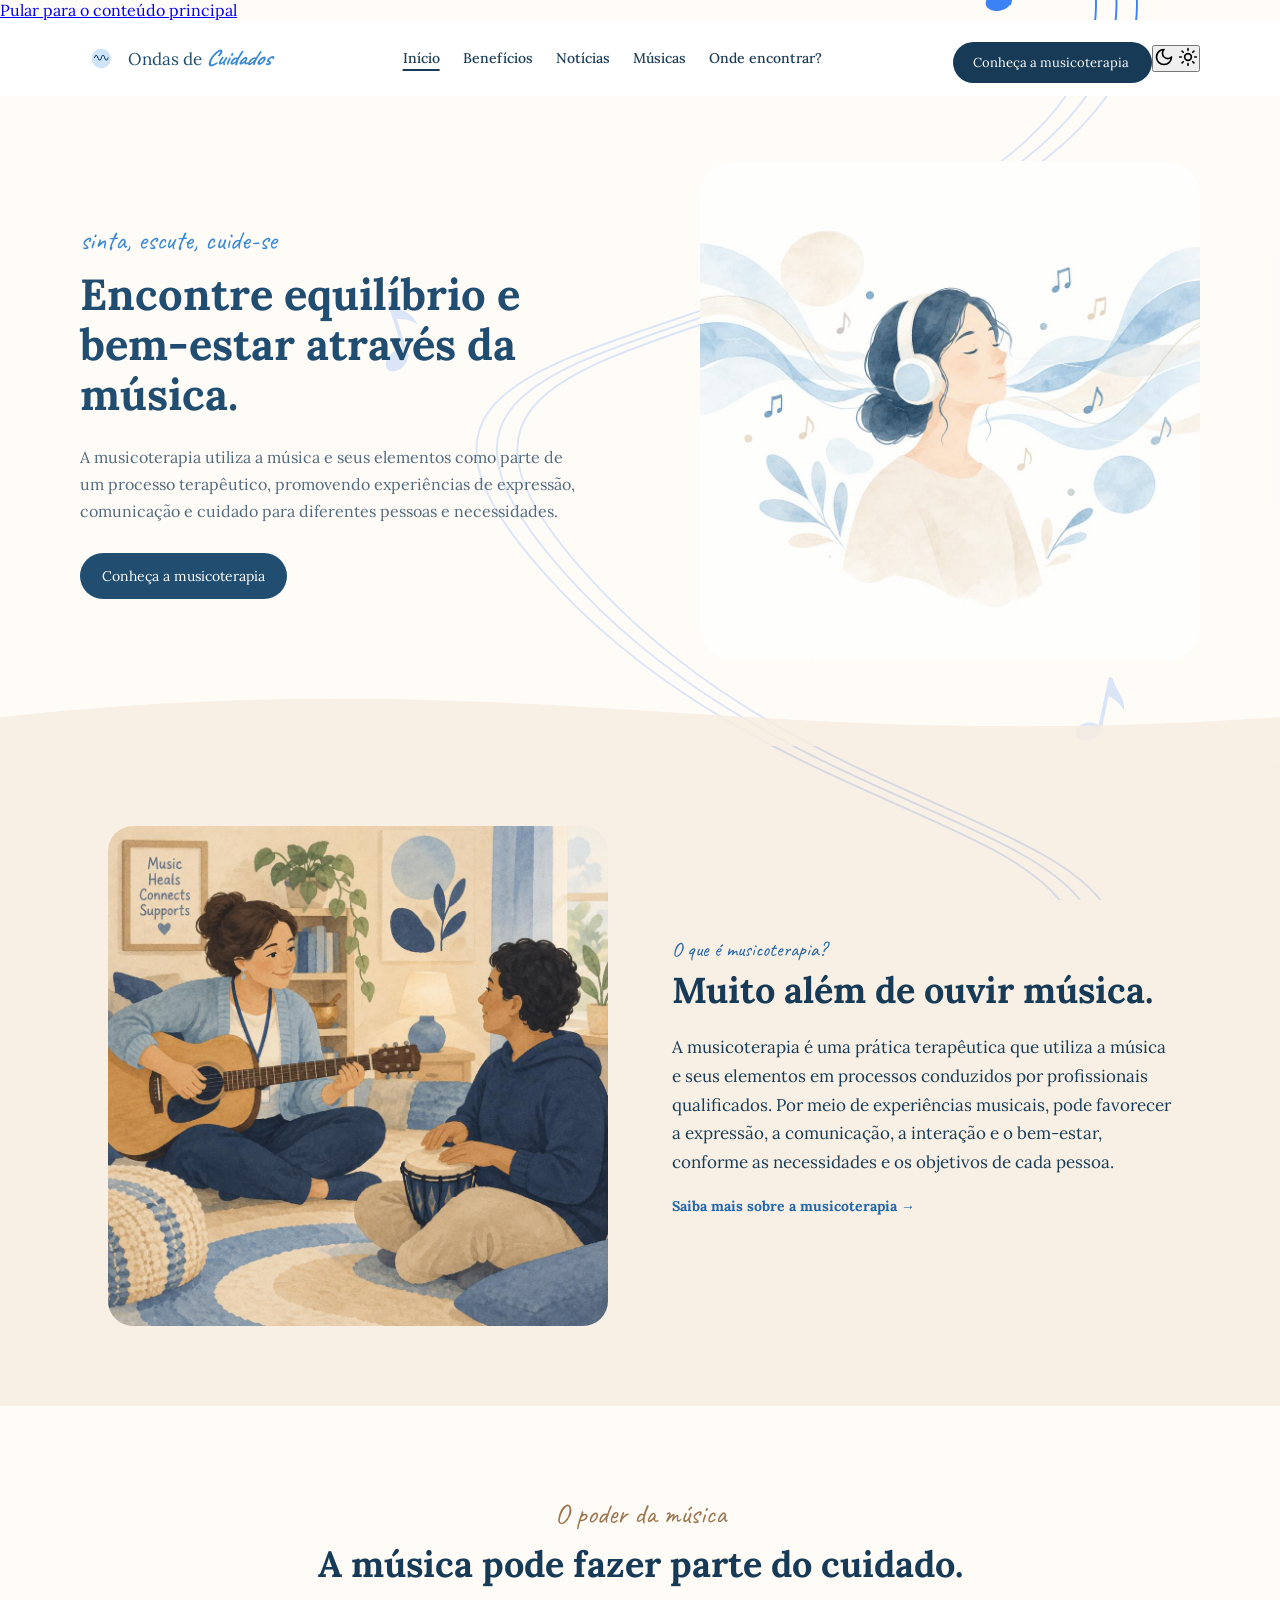
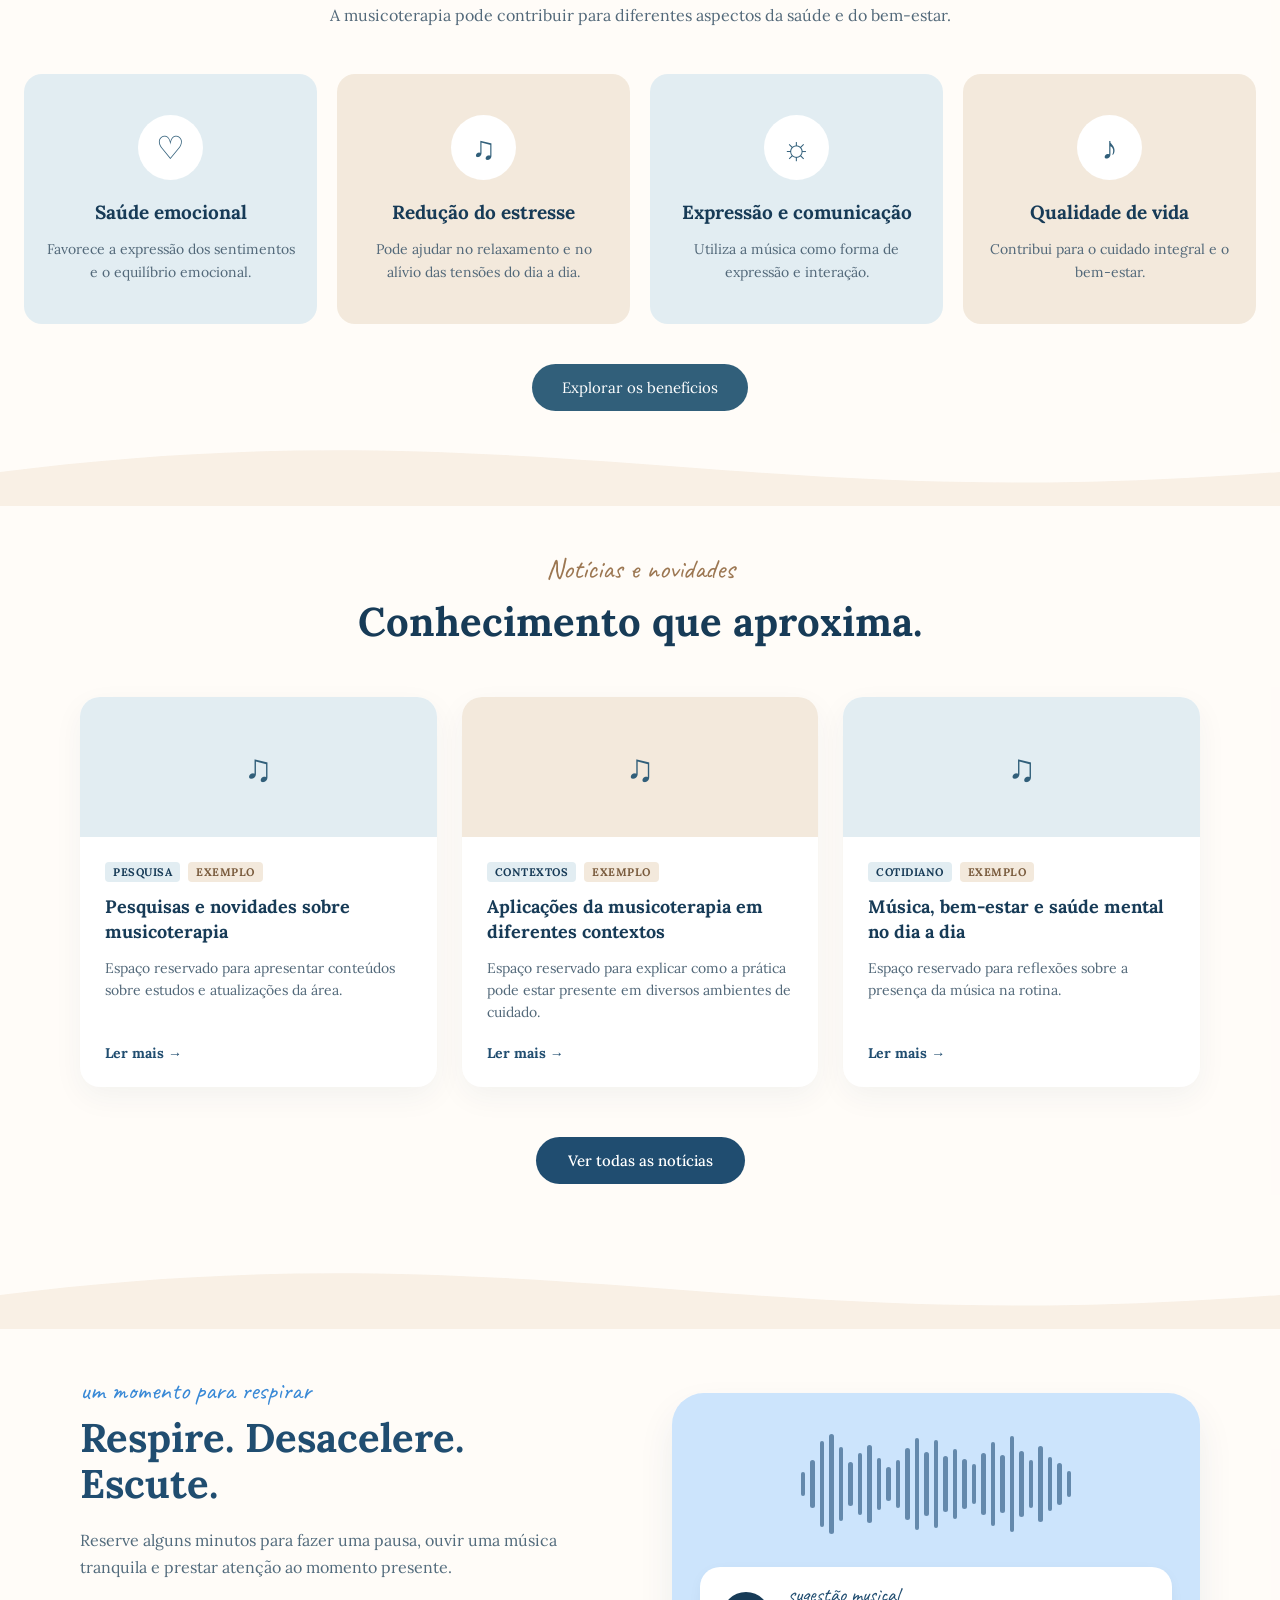
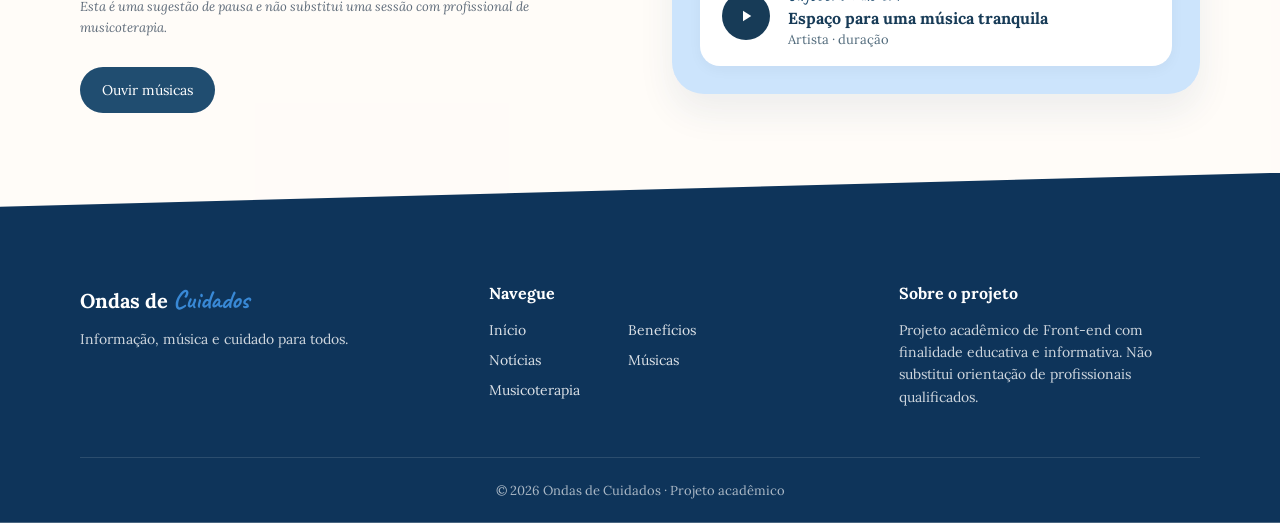
<file: index.html>
<!DOCTYPE html>
<html lang="pt-BR">
<head>
    <meta charset="UTF-8">
    <meta name="viewport" content="width=device-width, initial-scale=1.0">
    <meta name="description" content="Ondas de Cuidados: informação, música e cuidado. Conheça a musicoterapia, seus benefícios, notícias e músicas para uma pausa.">

    <link rel="preconnect" href="https://fonts.googleapis.com">
    <link rel="preconnect" href="https://fonts.gstatic.com" crossorigin>
    <link href="https://fonts.googleapis.com/css2?family=Caveat:wght@400;500;600;700&family=Lora:wght@400;500;600;700&display=swap" rel="stylesheet">
    
    <script>
        /* Aplica o tema antes da pintura (evita "flash"): escolha salva > preferência do sistema */
        (function () {
            var tema = null;
            try { tema = localStorage.getItem('tema'); } catch (e) {}
            if (tema !== 'dark' && tema !== 'light') {
                tema = window.matchMedia && window.matchMedia('(prefers-color-scheme: dark)').matches ? 'dark' : 'light';
            }
            document.documentElement.setAttribute('data-theme', tema);
        })();
    </script>
    <link rel="stylesheet" href="css/style.css">
    <title>Início · Ondas de Cuidados</title>
</head>

<body>
    <a class="skip-link" href="#conteudo">Pular para o conteúdo principal</a>

    <header>
        <a class="logo" href="index.html" aria-label="Ondas de Cuidados, ir para o início">
            <img src="imagens/logo.png" alt="Símbolo Ondas de Cuidados">
            <span>Ondas de <em>Cuidados</em></span>
        </a>

        <nav aria-label="Navegação principal">
            <a href="index.html" aria-current="page">Início</a>
            <a href="beneficios.html">Benefícios</a>
            <a href="noticias.html">Notícias</a>
            <a href="musicas.html">Músicas</a>
            <a href="localidade.html">Onde encontrar?</a>
        </nav>

        <div class="header-actions">
            <a href="conheca-a-musicoterapia.html" class="botao-header">
                Conheça a musicoterapia
            </a>

            <button type="button" class="theme-toggle" aria-label="Modo escuro" aria-pressed="false">
                <svg class="icon-moon" viewBox="0 0 24 24" width="20" height="20" fill="none" stroke="currentColor" stroke-width="2" stroke-linecap="round" stroke-linejoin="round" aria-hidden="true" focusable="false"><path d="M12 3a6 6 0 0 0 9 9 9 9 0 1 1-9-9Z"/></svg>
                <svg class="icon-sun" viewBox="0 0 24 24" width="20" height="20" fill="none" stroke="currentColor" stroke-width="2" stroke-linecap="round" stroke-linejoin="round" aria-hidden="true" focusable="false"><circle cx="12" cy="12" r="4"/><path d="M12 2v2M12 20v2M4.9 4.9l1.4 1.4M17.7 17.7l1.4 1.4M2 12h2M20 12h2M4.9 19.1l1.4-1.4M17.7 6.3l1.4-1.4"/></svg>
            </button>
        </div>
    </header>

    <main id="conteudo" tabindex="-1">
        <section class="hero" aria-labelledby="titulo-hero">
            <div class="hero-conteudo">
                <p class="frase-destaque">sinta, escute, cuide-se</p>

                <h1 id="titulo-hero">Encontre equilíbrio e bem-estar através da música.</h1>

                <p class="descricao">
                    A musicoterapia utiliza a música e seus elementos como
                    parte de um processo terapêutico, promovendo experiências
                    de expressão, comunicação e cuidado para diferentes
                    pessoas e necessidades.
                </p>

                <div class="hero-botoes">
                    <a href="beneficios.html" class="botao-principal">
                        Conheça a musicoterapia
                    </a>
                </div>
            </div>

            <div class="hero-imagem">
                <img src="imagens/inicio.png" alt="Mulher ouvindo música com fones de ouvido">
            </div>
        </section>

        <section class="sobre" aria-labelledby="titulo-sobre">
            <div class="sobre-imagem">
                <img src="imagens/musicoterapia.png" alt="Ilustração sobre musicoterapia">
            </div>

            <div class="sobre-conteudo">
                <span class="sobre-etiqueta">O que é musicoterapia?</span>

                <h2 id="titulo-sobre">Muito além de ouvir música.</h2>

                <p>
                    A musicoterapia é uma prática terapêutica que utiliza a música
                    e seus elementos em processos conduzidos por profissionais
                    qualificados. Por meio de experiências musicais, pode favorecer
                    a expressão, a comunicação, a interação e o bem-estar,
                    conforme as necessidades e os objetivos de cada pessoa.
                </p>

                <a href="beneficios.html" class="sobre-link">
                    Saiba mais sobre a musicoterapia <span aria-hidden="true">→</span>
                </a>
            </div>
        </section>

        <section class="beneficios-inicio" aria-labelledby="titulo-beneficios">
            <div class="beneficios-cabecalho">
                <span>O poder da música</span>
                <h2 id="titulo-beneficios">A música pode fazer parte do cuidado.</h2>
                <p>
                    A musicoterapia pode contribuir para diferentes aspectos
                    da saúde e do bem-estar.
                </p>
            </div>

            <div class="beneficios-cartoes">
                <article class="cartao-beneficio">
                    <div class="icone-beneficio" aria-hidden="true">♡</div>
                    <h3>Saúde emocional</h3>
                    <p>
                        Favorece a expressão dos sentimentos e o equilíbrio emocional.
                    </p>
                </article>

                <article class="cartao-beneficio">
                    <div class="icone-beneficio" aria-hidden="true">♫</div>
                    <h3>Redução do estresse</h3>
                    <p>
                        Pode ajudar no relaxamento e no alívio das tensões do dia a dia.
                    </p>
                </article>

                <article class="cartao-beneficio">
                    <div class="icone-beneficio" aria-hidden="true">☼</div>
                    <h3>Expressão e comunicação</h3>
                    <p>
                        Utiliza a música como forma de expressão e interação.
                    </p>
                </article>

                <article class="cartao-beneficio">
                    <div class="icone-beneficio" aria-hidden="true">♪</div>
                    <h3>Qualidade de vida</h3>
                    <p>
                        Contribui para o cuidado integral e o bem-estar.
                    </p>
                </article>
            </div>

            <div class="beneficios-rodape">
                <a href="beneficios.html">Explorar os benefícios</a>
            </div>
        </section>

        <section class="noticias-inicio" aria-labelledby="titulo-noticias">
            <div class="onda-decorativa" aria-hidden="true"></div>

            <div class="noticias-cabecalho">
                <span>Notícias e novidades</span>
                <h2 id="titulo-noticias">Conhecimento que aproxima.</h2>
            </div>

            <div class="noticias-cartoes">
                <article class="cartao-noticia">
                    <div class="icone-noticia" aria-hidden="true">♫</div>
                    <div class="cartao-noticia-conteudo">
                        <div class="cartao-tags">
                            <span class="tag">PESQUISA</span>
                            <span class="tag-exemplo">EXEMPLO</span>
                        </div>
                        <h3>Pesquisas e novidades sobre musicoterapia</h3>
                        <p>Espaço reservado para apresentar conteúdos sobre estudos e atualizações da área.</p>
                        <a href="noticias.html" class="link-ler-mais" aria-label="Ler mais sobre pesquisas e novidades sobre musicoterapia">Ler mais <span aria-hidden="true">→</span></a>
                    </div>
                </article>

                <article class="cartao-noticia">
                    <div class="icone-noticia" aria-hidden="true">♫</div>
                    <div class="cartao-noticia-conteudo">
                        <div class="cartao-tags">
                            <span class="tag">CONTEXTOS</span>
                            <span class="tag-exemplo">EXEMPLO</span>
                        </div>
                        <h3>Aplicações da musicoterapia em diferentes contextos</h3>
                        <p>Espaço reservado para explicar como a prática pode estar presente em diversos ambientes de cuidado.</p>
                        <a href="noticias.html" class="link-ler-mais" aria-label="Ler mais sobre aplicações da musicoterapia em diferentes contextos">Ler mais <span aria-hidden="true">→</span></a>
                    </div>
                </article>

                <article class="cartao-noticia">
                    <div class="icone-noticia" aria-hidden="true">♫</div>
                    <div class="cartao-noticia-conteudo">
                        <div class="cartao-tags">
                            <span class="tag">COTIDIANO</span>
                            <span class="tag-exemplo">EXEMPLO</span>
                        </div>
                        <h3>Música, bem-estar e saúde mental no dia a dia</h3>
                        <p>Espaço reservado para reflexões sobre a presença da música na rotina.</p>
                        <a href="noticias.html" class="link-ler-mais" aria-label="Ler mais sobre música, bem-estar e saúde mental no dia a dia">Ler mais <span aria-hidden="true">→</span></a>
                    </div>
                </article>
            </div>

            <div class="noticias-rodape">
                <a href="noticias.html" class="botao-todas-noticias">Ver todas as notícias</a>
            </div>
        </section>

        <section class="secao-pausa" id="musicas" aria-labelledby="titulo-pausa">
            <div class="onda-decorativa" aria-hidden="true"></div>
            <div class="container pausa-grid">
                <div class="pausa-conteudo">
                    <span class="subtitulo-cursivo">um momento para respirar</span>
                    <h2 id="titulo-pausa">Respire. Desacelere. Escute.</h2>
                    <p class="descricao">
                        Reserve alguns minutos para fazer uma pausa, ouvir uma música tranquila e prestar atenção ao momento presente.
                    </p>
                    <p class="aviso-legal">
                        Esta é uma sugestão de pausa e não substitui uma sessão com profissional de musicoterapia.
                    </p>
                    <a href="#playlist" class="botao-principal">Ouvir músicas</a>
                </div>

                <div class="pausa-card" id="playlist" role="group" aria-label="Player de música tranquila">
                    <div class="onda-sonora" id="onda-sonora" aria-hidden="true"></div>

                    <div class="player-box">
                        <button type="button" class="btn-play" id="btn-play" aria-label="Reproduzir música tranquila" aria-pressed="false">
                            <svg id="icone-play" aria-hidden="true" focusable="false" width="18" height="18" viewBox="0 0 24 24" fill="currentColor">
                                <path d="M8 5v14l11-7z"/>
                            </svg>
                            <svg id="icone-pause" aria-hidden="true" focusable="false" width="18" height="18" viewBox="0 0 24 24" fill="currentColor" style="display: none;">
                                <path d="M6 19h4V5H6v14zm8-14v14h4V5h-4z"/>
                            </svg>
                        </button>

                        <div class="player-info">
                            <span class="tag-cursiva">sugestão musical</span>
                            <h3>Espaço para uma música tranquila</h3>
                            <p id="status-audio" role="status">Artista · duração</p>
                        </div>
                    </div>

                    <audio id="audio-relaxante" preload="none">
                        <source src="audios/musica-relaxante.mp3" type="audio/mpeg">
                    </audio>
                </div>
            </div>
        </section>
    </main>

    <footer class="rodape">
        <div class="rodape-container">
            <div class="rodape-col marca">
                <h2>Ondas de <em>Cuidados</em></h2>
                <p>Informação, música e cuidado para todos.</p>
            </div>

            <div class="rodape-col">
                <h3>Navegue</h3>
                <div class="links-duplos" role="navigation" aria-label="Links do rodapé">
                    <ul>
                        <li><a href="index.html">Início</a></li>
                        <li><a href="noticias.html">Notícias</a></li>
                        <li><a href="conheca-a-musicoterapia.html">Musicoterapia</a></li>
                    </ul>
                    <ul>
                        <li><a href="beneficios.html">Benefícios</a></li>
                        <li><a href="musicas.html">Músicas</a></li>
                    </ul>
                </div>
            </div>

            <div class="rodape-col sobre-projeto">
                <h3>Sobre o projeto</h3>
                <p>
                    Projeto acadêmico de Front-end com finalidade educativa e informativa. Não substitui orientação de profissionais qualificados.
                </p>
            </div>
        </div>

        <div class="rodape-bottom">
            <p>© 2026 Ondas de Cuidados · Projeto acadêmico</p>
        </div>
    </footer>

    <script src="js/script.js"></script>
</body>
</html>
</file>
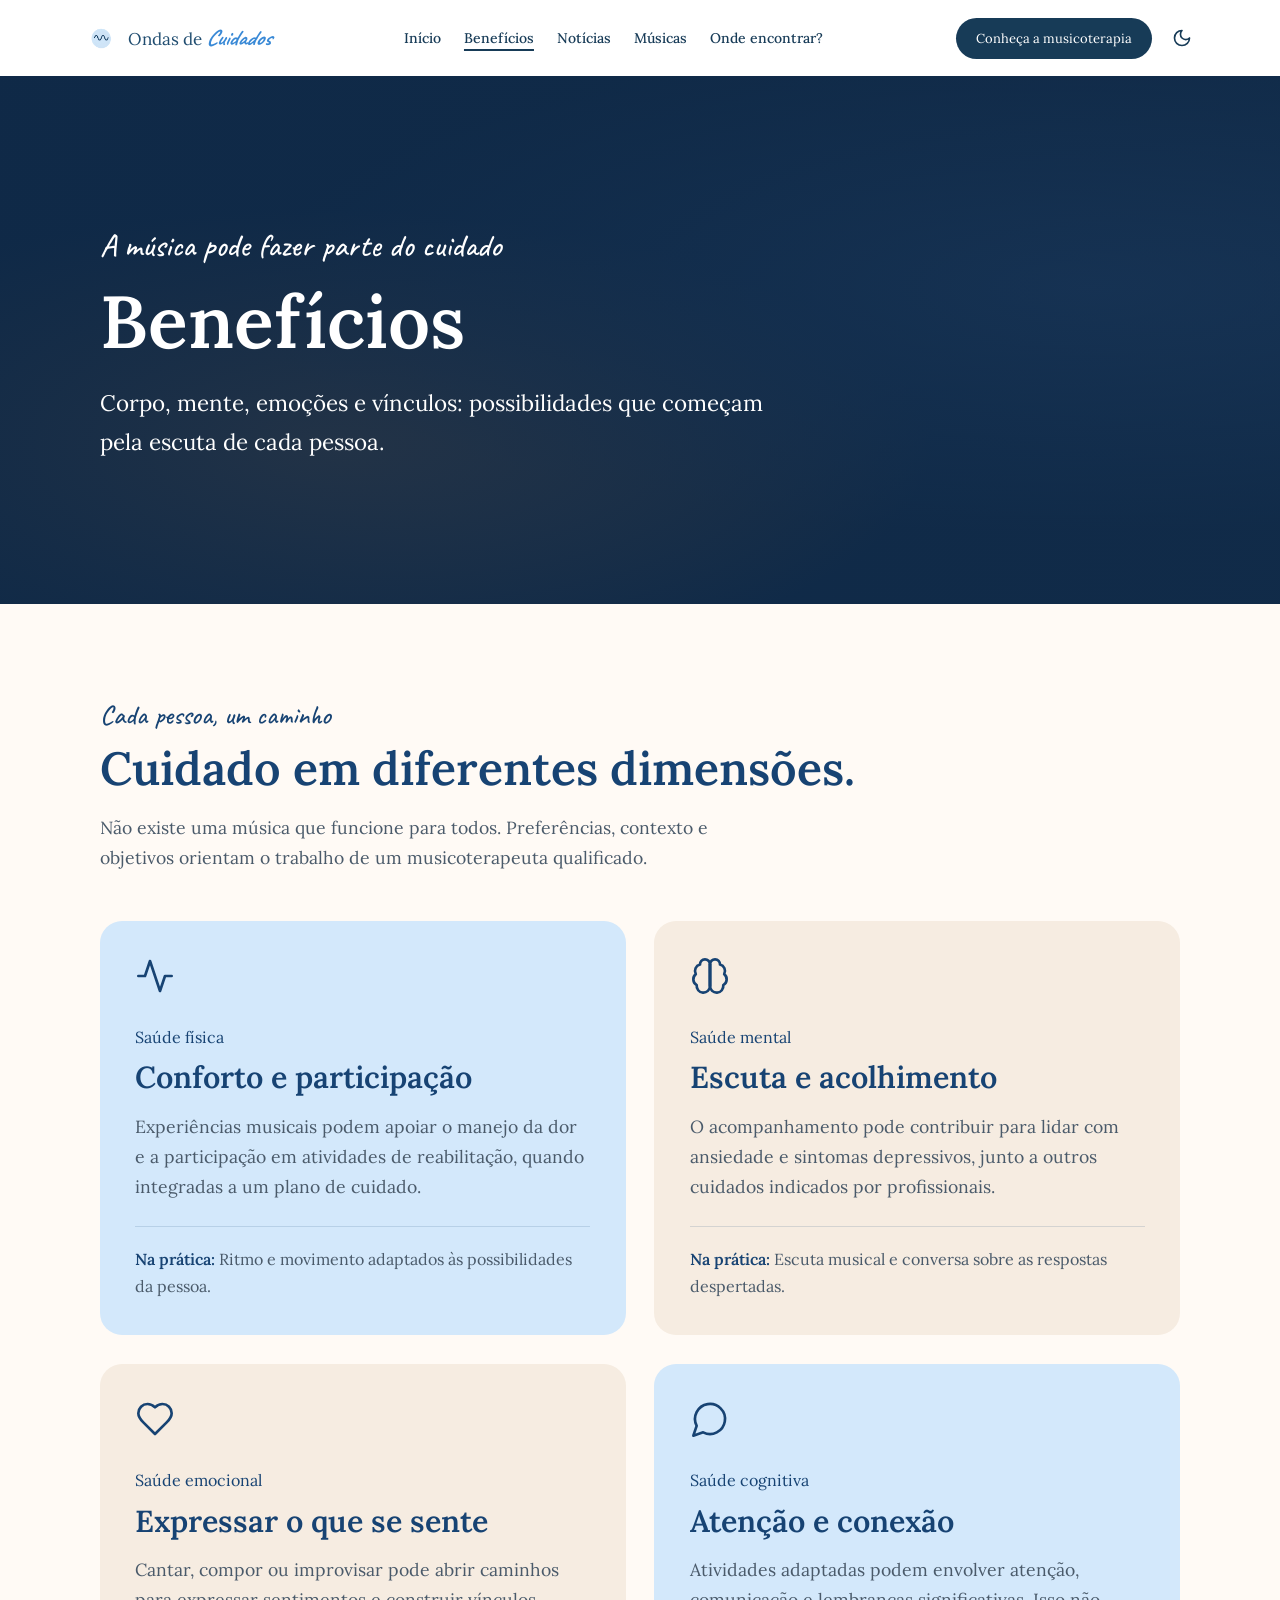
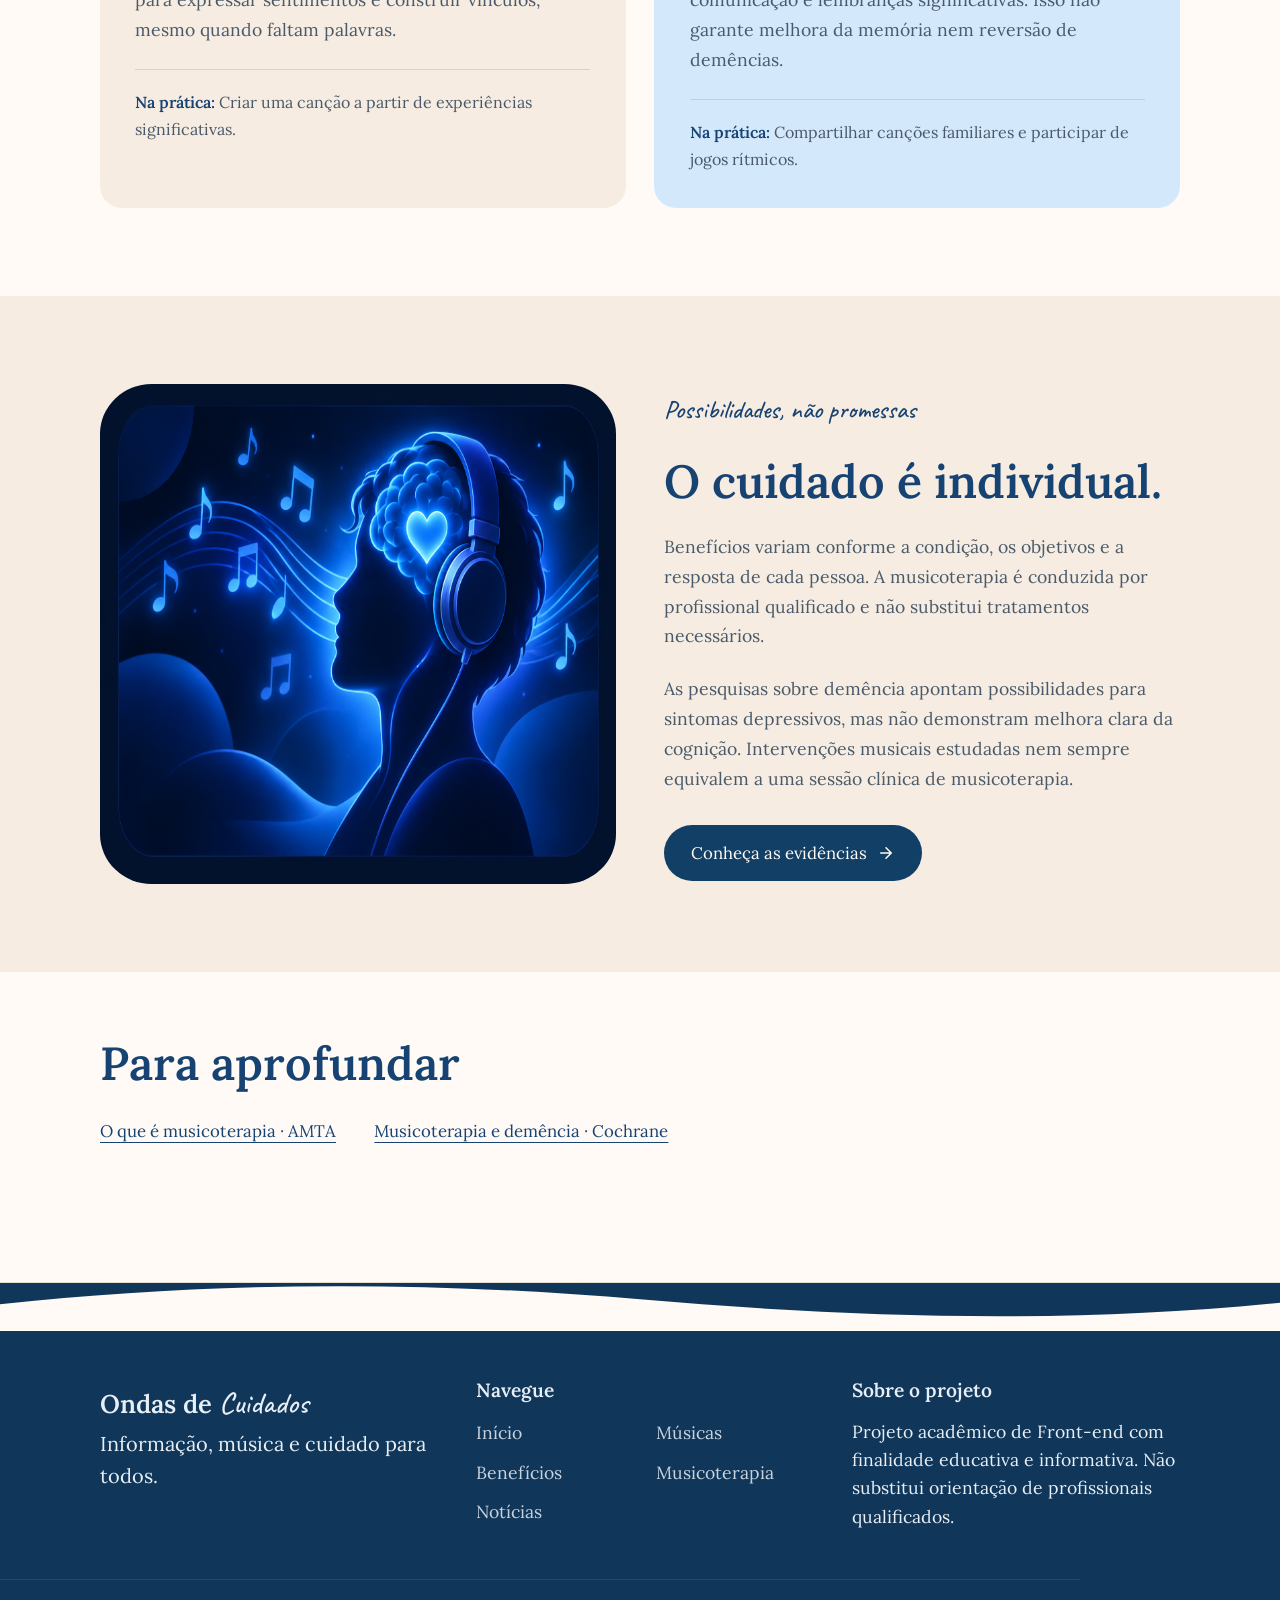
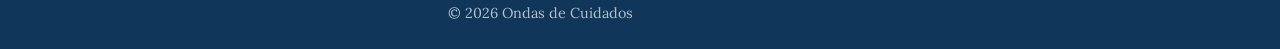
<file: beneficios.html>
<!DOCTYPE html>
<html lang="pt-BR">
<head>
  <meta charset="UTF-8">
  <meta name="viewport" content="width=device-width, initial-scale=1">
  <title>Benefícios · Ondas de Cuidados</title>
  <meta name="description" content="Corpo, mente, emoções e vínculos: possibilidades que começam pela escuta de cada pessoa.">
  <link rel="preconnect" href="https://fonts.googleapis.com">
  <link rel="preconnect" href="https://fonts.gstatic.com" crossorigin>
  <link href="https://fonts.googleapis.com/css2?family=Caveat:wght@500&family=Lora:wght@400;500;600&display=swap" rel="stylesheet">
  <link rel="stylesheet" href="css/beneficios_style.css">
</head>
<body>
<a class="skip-link" href="#beneficios">Pular para o conteúdo principal</a>

<header class="site-header">
  <a class="logo" href="index.html" aria-label="Ondas de Cuidados, ir para o início">
    <img src="imagens/logo.png" alt="Símbolo Ondas de Cuidados">
    <span>Ondas de <em>Cuidados</em></span>
  </a>

  <nav id="menu" class="menu" aria-label="Navegação principal">
    <a href="index.html">Início</a>
    <a href="beneficios.html" aria-current="page">Benefícios</a>
    <a href="noticias.html">Notícias</a>
    <a href="musicas.html">Músicas</a>
    <a href="localidade.html">Onde encontrar?</a>
  </nav>

  <div class="header-actions">
    <a href="conheca-a-musicoterapia.html" class="botao-header">Conheça a musicoterapia</a>
    <button class="theme-toggle" aria-label="Alternar tema escuro">
      <svg class="icon-moon" viewBox="0 0 24 24" width="20" height="20" fill="none" stroke="currentColor" stroke-width="2" stroke-linecap="round" stroke-linejoin="round"><path d="M12 3a6 6 0 0 0 9 9 9 9 0 1 1-9-9Z"/></svg>
      <svg class="icon-sun" viewBox="0 0 24 24" width="20" height="20" fill="none" stroke="currentColor" stroke-width="2" stroke-linecap="round" stroke-linejoin="round"><circle cx="12" cy="12" r="4"/><path d="M12 2v2M12 20v2M4.9 4.9l1.4 1.4M17.7 17.7l1.4 1.4M2 12h2M20 12h2M4.9 19.1l1.4-1.4M17.7 6.3l1.4-1.4"/></svg>
    </button>
  </div>
  <!-- Sem uso no menu padrão; mantido oculto para o JS da página -->
  <button class="menu-toggle" aria-label="Abrir menu" aria-expanded="false" aria-controls="menu" hidden><span></span><span></span><span></span></button>
</header>

<main id="beneficios" tabindex="-1">

  <!-- Hero -->
  <section class="hero">
    <div class="container">
      <p class="script eyebrow-light">A música pode fazer parte do cuidado</p>
      <h1>Benefícios</h1>
      <p class="lead">Corpo, mente, emoções e vínculos: possibilidades que começam pela escuta de cada pessoa.</p>
    </div>
  </section>

  <!-- Dimensões -->
  <section class="section">
    <div class="container">
      <p class="script eyebrow">Cada pessoa, um caminho</p>
      <h2>Cuidado em diferentes dimensões.</h2>
      <p class="intro">Não existe uma música que funcione para todos. Preferências, contexto e objetivos orientam o trabalho de um musicoterapeuta qualificado.</p>

      <div class="cards">
        <article class="card card-blue">
          <svg class="card-icon" viewBox="0 0 24 24" width="40" height="40" fill="none" stroke="currentColor" stroke-width="1.6" stroke-linecap="round" stroke-linejoin="round" aria-hidden="true"><path d="M22 12h-4l-3 9L9 3l-3 9H2"/></svg>
          <p class="card-tag">Saúde física</p>
          <h3>Conforto e participação</h3>
          <p>Experiências musicais podem apoiar o manejo da dor e a participação em atividades de reabilitação, quando integradas a um plano de cuidado.</p>
          <p class="practice"><strong>Na prática:</strong> Ritmo e movimento adaptados às possibilidades da pessoa.</p>
        </article>

        <article class="card card-sand">
          <svg class="card-icon" viewBox="0 0 24 24" width="40" height="40" fill="none" stroke="currentColor" stroke-width="1.6" stroke-linecap="round" stroke-linejoin="round" aria-hidden="true"><path d="M12 5a3 3 0 1 0-5.997.125 4 4 0 0 0-2.526 5.77 4 4 0 0 0 .556 6.588A4 4 0 1 0 12 18Z"/><path d="M12 5a3 3 0 1 1 5.997.125 4 4 0 0 1 2.526 5.77 4 4 0 0 1-.556 6.588A4 4 0 1 1 12 18Z"/><path d="M12 5v13"/></svg>
          <p class="card-tag">Saúde mental</p>
          <h3>Escuta e acolhimento</h3>
          <p>O acompanhamento pode contribuir para lidar com ansiedade e sintomas depressivos, junto a outros cuidados indicados por profissionais.</p>
          <p class="practice"><strong>Na prática:</strong> Escuta musical e conversa sobre as respostas despertadas.</p>
        </article>

        <article class="card card-sand">
          <svg class="card-icon" viewBox="0 0 24 24" width="40" height="40" fill="none" stroke="currentColor" stroke-width="1.6" stroke-linecap="round" stroke-linejoin="round" aria-hidden="true"><path d="M19 14c1.5-1.5 3-3.2 3-5.5A5.5 5.5 0 0 0 16.5 3c-1.8 0-3 .5-4.5 2-1.5-1.5-2.7-2-4.5-2A5.5 5.5 0 0 0 2 8.5c0 2.3 1.5 4 3 5.5l7 7Z"/></svg>
          <p class="card-tag">Saúde emocional</p>
          <h3>Expressar o que se sente</h3>
          <p>Cantar, compor ou improvisar pode abrir caminhos para expressar sentimentos e construir vínculos, mesmo quando faltam palavras.</p>
          <p class="practice"><strong>Na prática:</strong> Criar uma canção a partir de experiências significativas.</p>
        </article>

        <article class="card card-blue">
          <svg class="card-icon" viewBox="0 0 24 24" width="40" height="40" fill="none" stroke="currentColor" stroke-width="1.6" stroke-linecap="round" stroke-linejoin="round" aria-hidden="true"><path d="M7.9 20A9 9 0 1 0 4 16.1L2 22Z"/></svg>
          <p class="card-tag">Saúde cognitiva</p>
          <h3>Atenção e conexão</h3>
          <p>Atividades adaptadas podem envolver atenção, comunicação e lembranças significativas. Isso não garante melhora da memória nem reversão de demências.</p>
          <p class="practice"><strong>Na prática:</strong> Compartilhar canções familiares e participar de jogos rítmicos.</p>
        </article>
      </div>
    </div>
  </section>

  <!-- Cuidado individual -->
  <section class="section section-alt" id="evidencias">
    <div class="container split">
      <img src="imagens/Música Neon para a Mente.png" alt="Ilustração em estilo neon que representa a música e a mente" id="imagem-beneficio"><!--IMAGEM PARA SER TROCADA -->

      <div class="split-text">
        <p class="script eyebrow">Possibilidades, não promessas</p>
        <h2>O cuidado é individual.</h2>
        <p>Benefícios variam conforme a condição, os objetivos e a resposta de cada pessoa. A musicoterapia é conduzida por profissional qualificado e não substitui tratamentos necessários.</p>
        <p>As pesquisas sobre demência apontam possibilidades para sintomas depressivos, mas não demonstram melhora clara da cognição. Intervenções musicais estudadas nem sempre equivalem a uma sessão clínica de musicoterapia.</p>
        <a class="btn btn-primary" href="#aprofundar">
          Conheça as evidências
          <svg viewBox="0 0 24 24" width="18" height="18" fill="none" stroke="currentColor" stroke-width="2" stroke-linecap="round" stroke-linejoin="round" aria-hidden="true"><path d="M5 12h14M12 5l7 7-7 7"/></svg>
        </a>
      </div>
    </div>
  </section>

  <!-- Para aprofundar -->
  <section class="section deepen" id="aprofundar">
    <div class="container">
      <h2 class="h-small">Para aprofundar</h2>
      <ul class="links">
        <li><a href="https://www.musictherapy.org" target="_blank" rel="noopener" aria-label="O que é musicoterapia · AMTA (abre em nova aba)">O que é musicoterapia · AMTA</a></li>
        <li><a href="https://www.cochrane.org" target="_blank" rel="noopener" aria-label="Musicoterapia e demência · Cochrane (abre em nova aba)">Musicoterapia e demência · Cochrane</a></li>
      </ul>
    </div>
  </section>
</main>

<footer class="site-footer">
  <svg class="wave" viewBox="0 0 1440 60" preserveAspectRatio="none" aria-hidden="true"><path d="M0 28C240 0 480 0 720 22s480 30 720 4V60H0Z" fill="currentColor"/></svg>
  <div class="container footer-grid">
    <div>
      <p class="footer-brand">Ondas de <em class="script">Cuidados</em></p>
      <p class="footer-tag">Informação, música e cuidado para todos.</p>
    </div>
    <div>
      <h4>Navegue</h4>
      <ul class="footer-links">
        <li><a href="index.html">Início</a></li>
        <li><a href="beneficios.html" aria-current="page">Benefícios</a></li>
        <li><a href="noticias.html">Notícias</a></li>
        <li><a href="musicas.html">Músicas</a></li>
        <li><a href="conheca-a-musicoterapia.html">Musicoterapia</a></li>
      </ul>
    </div>
    <div>
      <h4>Sobre o projeto</h4>
      <p>Projeto acadêmico de Front-end com finalidade educativa e informativa. Não substitui orientação de profissionais qualificados.</p>
    </div>
  </div>
  <p class="copy container">© <span id="ano"></span> Ondas de Cuidados</p>
</footer>

<script src="js/beneficios_script.js"></script>
</body>
</html>
</file>
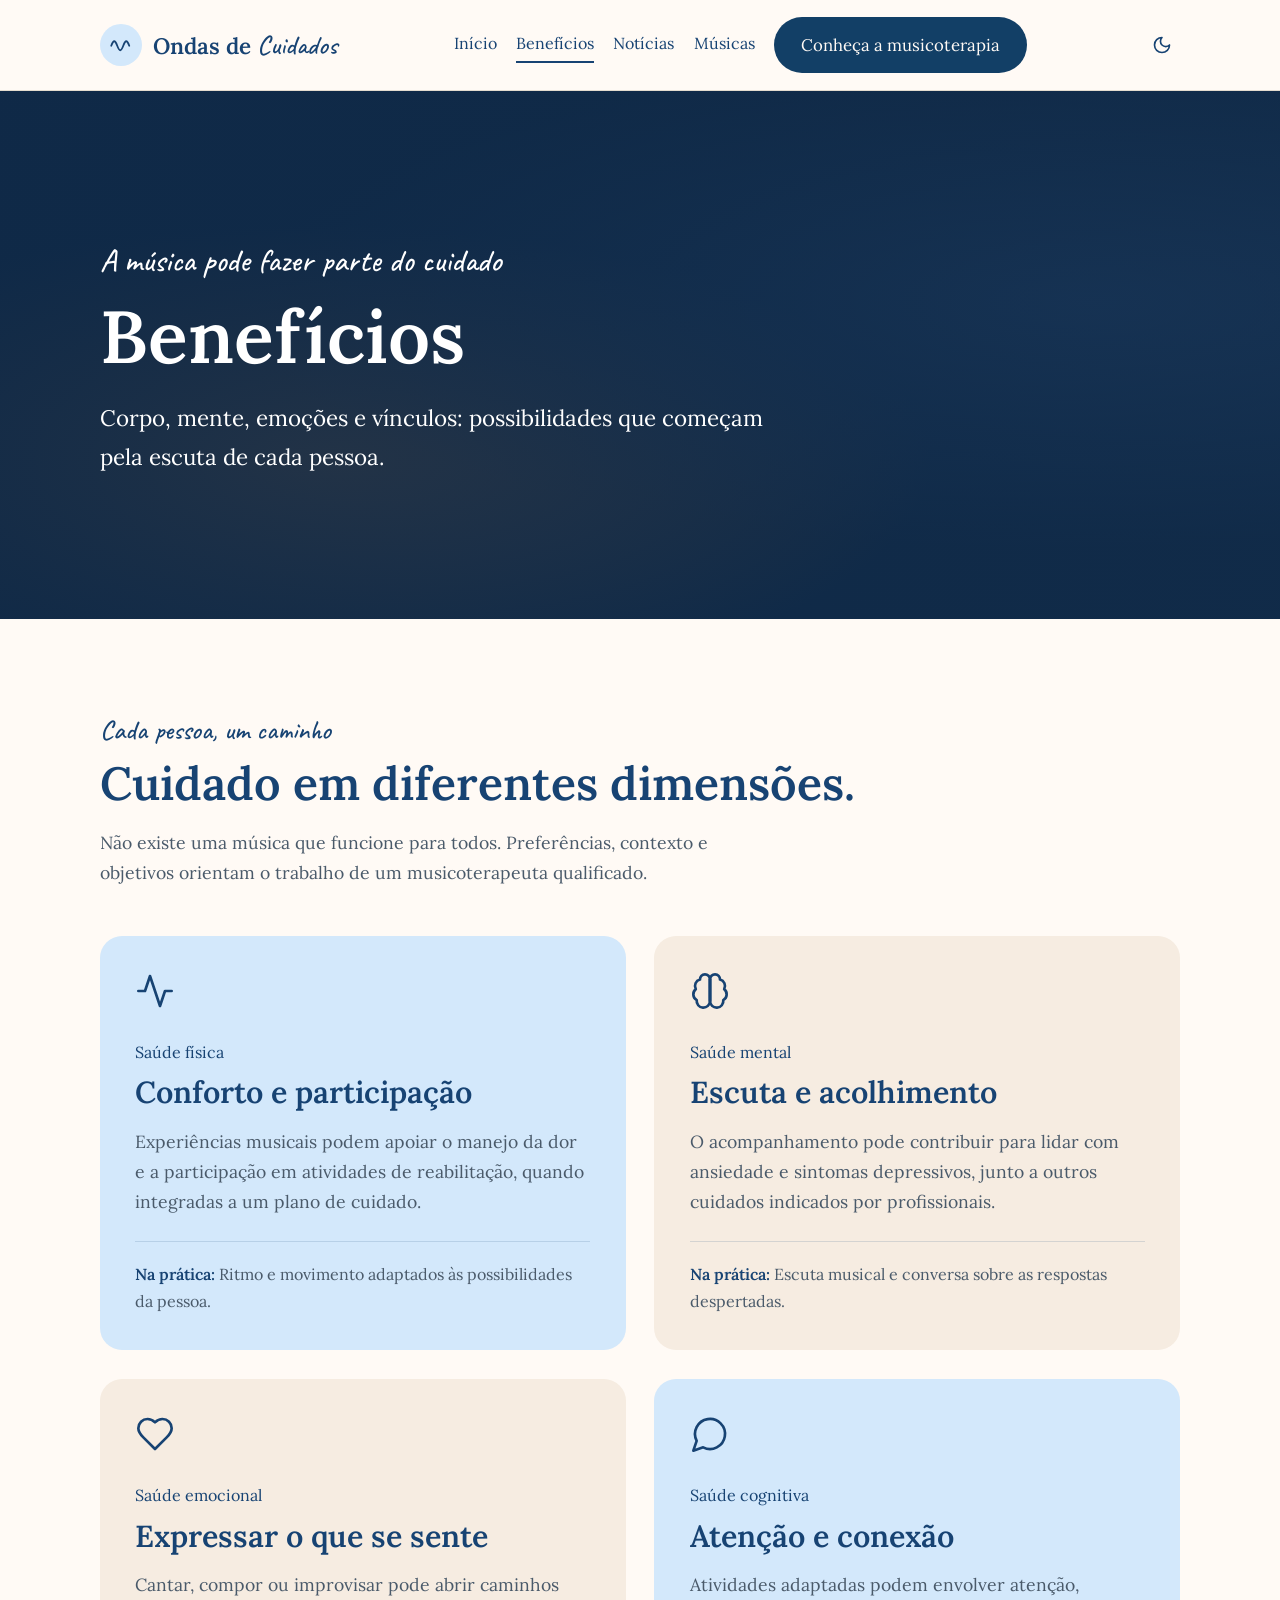
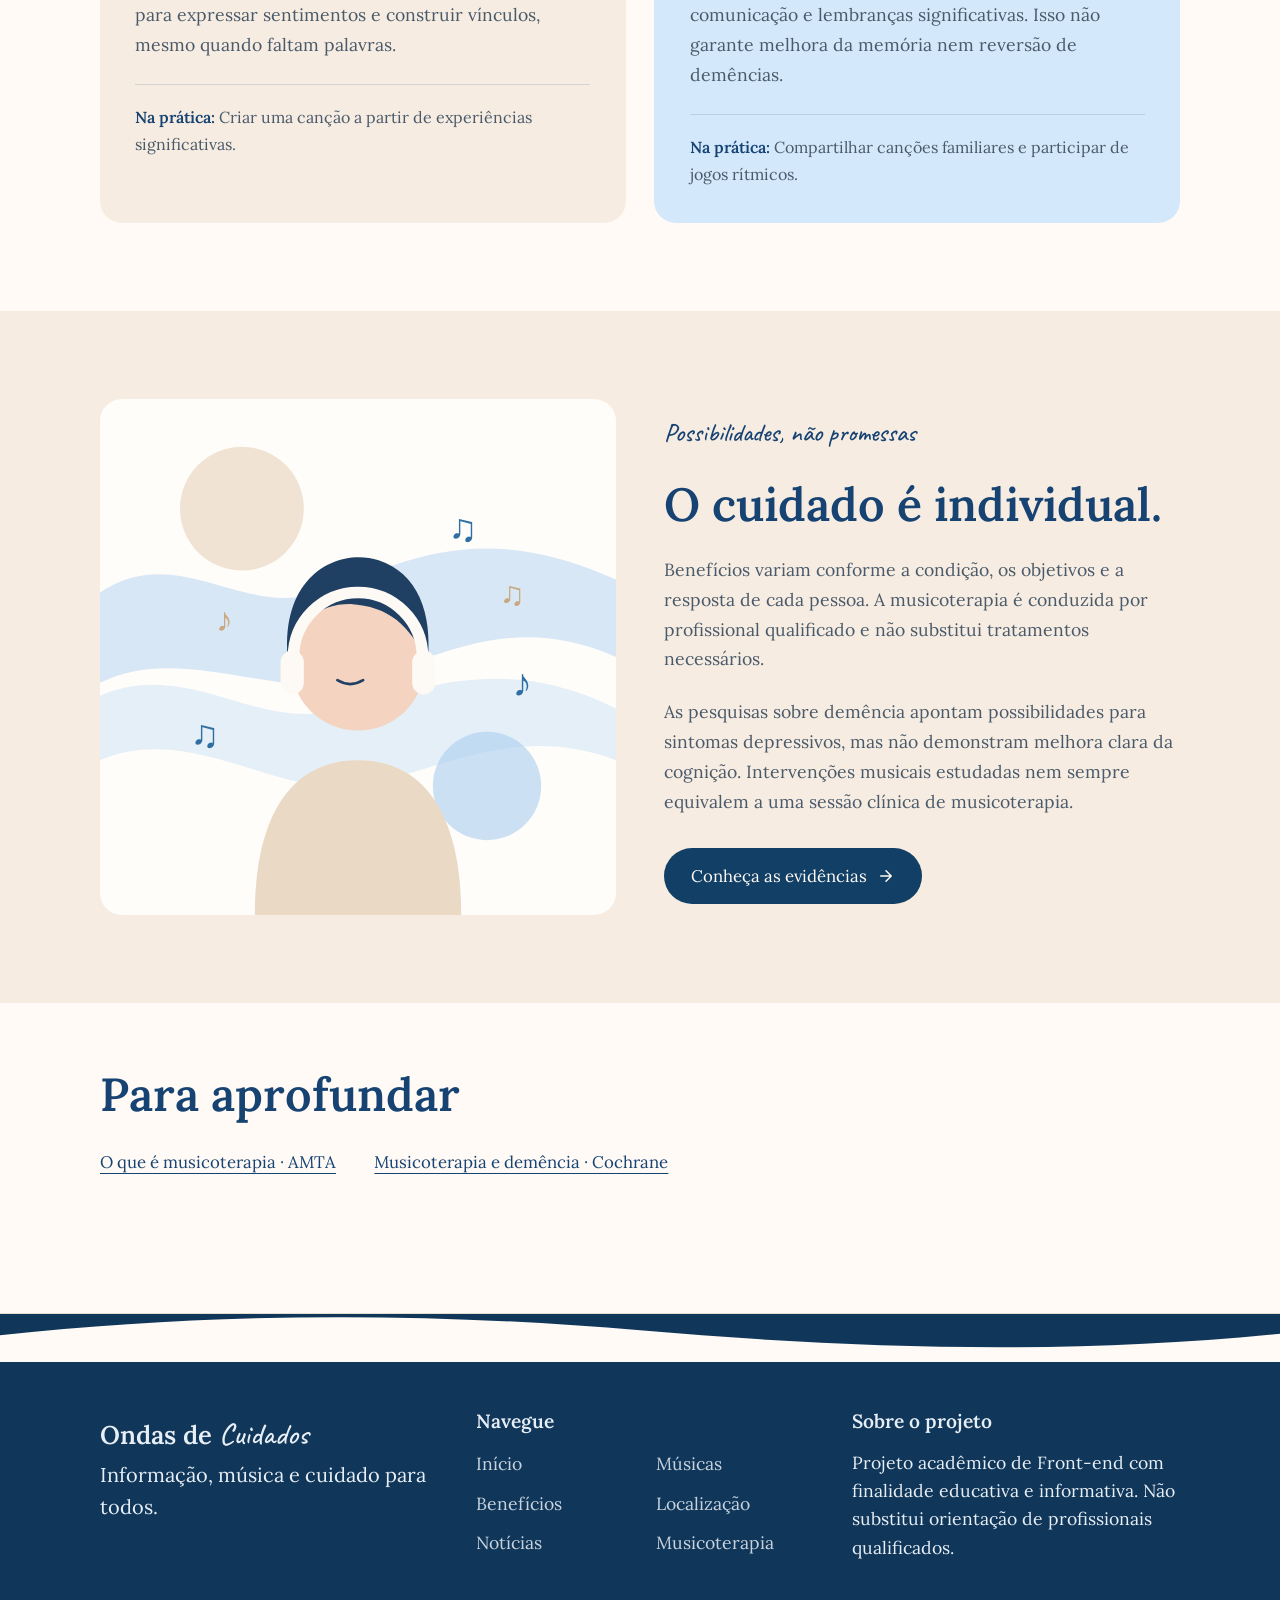
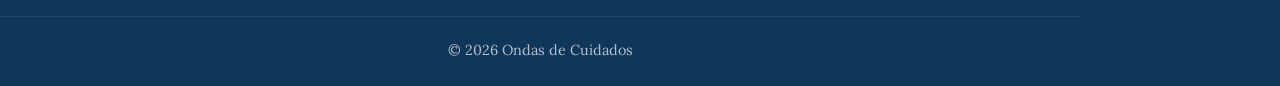
<file: benefícios.html>
<!DOCTYPE html>
<html lang="pt-BR">
<head>
  <meta charset="UTF-8">
  <meta name="viewport" content="width=device-width, initial-scale=1">
  <title>Benefícios · Ondas de Cuidados</title>
  <meta name="description" content="Corpo, mente, emoções e vínculos: possibilidades que começam pela escuta de cada pessoa.">
  <link rel="preconnect" href="https://fonts.googleapis.com">
  <link rel="preconnect" href="https://fonts.gstatic.com" crossorigin>
  <link href="https://fonts.googleapis.com/css2?family=Caveat:wght@500&family=Lora:wght@400;500;600&display=swap" rel="stylesheet">
  <link rel="stylesheet" href="css/benefícios_style.css">
</head>
<body>

<header class="site-header">
  <div class="container nav">
    <a class="brand" href="#inicio">
      <span class="brand-mark" aria-hidden="true">
        <svg viewBox="0 0 32 32" width="24" height="24" fill="none" stroke="currentColor" stroke-width="2.4" stroke-linecap="round" stroke-linejoin="round"><path d="M3 17c3-8 5-8 8 0s5 8 8 0 5-8 8 0"/></svg>
      </span>
      <span>Ondas de <em class="script">Cuidados</em></span>
    </a>

    <button class="menu-toggle" aria-label="Abrir menu" aria-expanded="false" aria-controls="menu">
      <span></span><span></span><span></span>
    </button>

    <nav id="menu" class="menu" aria-label="Principal">
      <a href="index.html">Início</a>
      <a href="benefícios.html" class="active">Benefícios</a>
      <a href="noticias.html">Notícias</a>
      <a href="musicas.html">Músicas</a>
      <a class="btn btn-primary" href="conheca-a-musicoterapia.html">Conheça a musicoterapia</a>
    </nav>

    <button class="theme-toggle" aria-label="Alternar tema escuro">
      <svg class="icon-moon" viewBox="0 0 24 24" width="20" height="20" fill="none" stroke="currentColor" stroke-width="2" stroke-linecap="round" stroke-linejoin="round"><path d="M12 3a6 6 0 0 0 9 9 9 9 0 1 1-9-9Z"/></svg>
      <svg class="icon-sun" viewBox="0 0 24 24" width="20" height="20" fill="none" stroke="currentColor" stroke-width="2" stroke-linecap="round" stroke-linejoin="round"><circle cx="12" cy="12" r="4"/><path d="M12 2v2M12 20v2M4.9 4.9l1.4 1.4M17.7 17.7l1.4 1.4M2 12h2M20 12h2M4.9 19.1l1.4-1.4M17.7 6.3l1.4-1.4"/></svg>
    </button>
  </div>
</header>

<main id="beneficios">

  <!-- Hero -->
  <section class="hero">
    <div class="container">
      <p class="script eyebrow-light">A música pode fazer parte do cuidado</p>
      <h1>Benefícios</h1>
      <p class="lead">Corpo, mente, emoções e vínculos: possibilidades que começam pela escuta de cada pessoa.</p>
    </div>
  </section>

  <!-- Dimensões -->
  <section class="section">
    <div class="container">
      <p class="script eyebrow">Cada pessoa, um caminho</p>
      <h2>Cuidado em diferentes dimensões.</h2>
      <p class="intro">Não existe uma música que funcione para todos. Preferências, contexto e objetivos orientam o trabalho de um musicoterapeuta qualificado.</p>

      <div class="cards">
        <article class="card card-blue">
          <svg class="card-icon" viewBox="0 0 24 24" width="40" height="40" fill="none" stroke="currentColor" stroke-width="1.6" stroke-linecap="round" stroke-linejoin="round" aria-hidden="true"><path d="M22 12h-4l-3 9L9 3l-3 9H2"/></svg>
          <p class="card-tag">Saúde física</p>
          <h3>Conforto e participação</h3>
          <p>Experiências musicais podem apoiar o manejo da dor e a participação em atividades de reabilitação, quando integradas a um plano de cuidado.</p>
          <p class="practice"><strong>Na prática:</strong> Ritmo e movimento adaptados às possibilidades da pessoa.</p>
        </article>

        <article class="card card-sand">
          <svg class="card-icon" viewBox="0 0 24 24" width="40" height="40" fill="none" stroke="currentColor" stroke-width="1.6" stroke-linecap="round" stroke-linejoin="round" aria-hidden="true"><path d="M12 5a3 3 0 1 0-5.997.125 4 4 0 0 0-2.526 5.77 4 4 0 0 0 .556 6.588A4 4 0 1 0 12 18Z"/><path d="M12 5a3 3 0 1 1 5.997.125 4 4 0 0 1 2.526 5.77 4 4 0 0 1-.556 6.588A4 4 0 1 1 12 18Z"/><path d="M12 5v13"/></svg>
          <p class="card-tag">Saúde mental</p>
          <h3>Escuta e acolhimento</h3>
          <p>O acompanhamento pode contribuir para lidar com ansiedade e sintomas depressivos, junto a outros cuidados indicados por profissionais.</p>
          <p class="practice"><strong>Na prática:</strong> Escuta musical e conversa sobre as respostas despertadas.</p>
        </article>

        <article class="card card-sand">
          <svg class="card-icon" viewBox="0 0 24 24" width="40" height="40" fill="none" stroke="currentColor" stroke-width="1.6" stroke-linecap="round" stroke-linejoin="round" aria-hidden="true"><path d="M19 14c1.5-1.5 3-3.2 3-5.5A5.5 5.5 0 0 0 16.5 3c-1.8 0-3 .5-4.5 2-1.5-1.5-2.7-2-4.5-2A5.5 5.5 0 0 0 2 8.5c0 2.3 1.5 4 3 5.5l7 7Z"/></svg>
          <p class="card-tag">Saúde emocional</p>
          <h3>Expressar o que se sente</h3>
          <p>Cantar, compor ou improvisar pode abrir caminhos para expressar sentimentos e construir vínculos, mesmo quando faltam palavras.</p>
          <p class="practice"><strong>Na prática:</strong> Criar uma canção a partir de experiências significativas.</p>
        </article>

        <article class="card card-blue">
          <svg class="card-icon" viewBox="0 0 24 24" width="40" height="40" fill="none" stroke="currentColor" stroke-width="1.6" stroke-linecap="round" stroke-linejoin="round" aria-hidden="true"><path d="M7.9 20A9 9 0 1 0 4 16.1L2 22Z"/></svg>
          <p class="card-tag">Saúde cognitiva</p>
          <h3>Atenção e conexão</h3>
          <p>Atividades adaptadas podem envolver atenção, comunicação e lembranças significativas. Isso não garante melhora da memória nem reversão de demências.</p>
          <p class="practice"><strong>Na prática:</strong> Compartilhar canções familiares e participar de jogos rítmicos.</p>
        </article>
      </div>
    </div>
  </section>

  <!-- Cuidado individual -->
  <section class="section section-alt" id="evidencias">
    <div class="container split">
      <figure class="illustration">
        <svg viewBox="0 0 400 400" role="img" aria-label="Ilustração em aquarela de uma pessoa ouvindo música com fones de ouvido">
          <circle cx="110" cy="85" r="48" fill="var(--sand-deep)" opacity=".7"/>
          <circle cx="300" cy="300" r="42" fill="var(--blue-deep)" opacity=".6"/>
          <path d="M0 150c60-40 110 20 170 0s120-60 230-10v60c-90-40-150 10-210 20S60 190 0 220Z" fill="var(--blue-deep)" opacity=".45"/>
          <path d="M0 230c70-30 120 30 190 10s130-40 210 0v40c-80-30-140 10-200 20S70 250 0 280Z" fill="var(--blue-deep)" opacity=".3"/>
          <path d="M120 400c0-80 30-120 80-120s80 40 80 120Z" fill="var(--sand-deep)"/>
          <circle cx="200" cy="205" r="52" fill="#f4d3c0"/>
          <path d="M146 205c-8-70 40-90 70-80s42 40 38 80c-14-30-30-44-60-46-26 0-40 14-48 46Z" fill="#1f3f63"/>
          <path d="M150 200a50 50 0 0 1 100 0" fill="none" stroke="#fdfaf5" stroke-width="9" stroke-linecap="round"/>
          <rect x="140" y="195" width="18" height="34" rx="9" fill="#fdfaf5"/>
          <rect x="242" y="195" width="18" height="34" rx="9" fill="#fdfaf5"/>
          <path d="M184 218q10 6 20 0" fill="none" stroke="#1f3f63" stroke-width="2" stroke-linecap="round"/>
          <g fill="#2f6fa3" font-size="30"><text x="270" y="110">♫</text><text x="70" y="270">♫</text><text x="320" y="230">♪</text></g>
          <g fill="#c9a77f" font-size="26"><text x="90" y="180">♪</text><text x="310" y="160">♫</text></g>
        </svg>
      </figure>

      <div class="split-text">
        <p class="script eyebrow">Possibilidades, não promessas</p>
        <h2>O cuidado é individual.</h2>
        <p>Benefícios variam conforme a condição, os objetivos e a resposta de cada pessoa. A musicoterapia é conduzida por profissional qualificado e não substitui tratamentos necessários.</p>
        <p>As pesquisas sobre demência apontam possibilidades para sintomas depressivos, mas não demonstram melhora clara da cognição. Intervenções musicais estudadas nem sempre equivalem a uma sessão clínica de musicoterapia.</p>
        <a class="btn btn-primary" href="#aprofundar">
          Conheça as evidências
          <svg viewBox="0 0 24 24" width="18" height="18" fill="none" stroke="currentColor" stroke-width="2" stroke-linecap="round" stroke-linejoin="round" aria-hidden="true"><path d="M5 12h14M12 5l7 7-7 7"/></svg>
        </a>
      </div>
    </div>
  </section>

  <!-- Para aprofundar -->
  <section class="section deepen" id="aprofundar">
    <div class="container">
      <h2 class="h-small">Para aprofundar</h2>
      <ul class="links">
        <li><a href="https://www.musictherapy.org" target="_blank" rel="noopener">O que é musicoterapia · AMTA</a></li>
        <li><a href="https://www.cochrane.org" target="_blank" rel="noopener">Musicoterapia e demência · Cochrane</a></li>
      </ul>
    </div>
  </section>
</main>

<footer class="site-footer">
  <svg class="wave" viewBox="0 0 1440 60" preserveAspectRatio="none" aria-hidden="true"><path d="M0 28C240 0 480 0 720 22s480 30 720 4V60H0Z" fill="currentColor"/></svg>
  <div class="container footer-grid">
    <div>
      <p class="footer-brand">Ondas de <em class="script">Cuidados</em></p>
      <p class="footer-tag">Informação, música e cuidado para todos.</p>
    </div>
    <div>
      <h4>Navegue</h4>
      <ul class="footer-links">
        <li><a href="#inicio">Início</a></li>
        <li><a href="#beneficios">Benefícios</a></li>
        <li><a href="#noticias">Notícias</a></li>
        <li><a href="#musicas">Músicas</a></li>
        <li><a href="#localizacao">Localização</a></li>
        <li><a href="#evidencias">Musicoterapia</a></li>
      </ul>
    </div>
    <div>
      <h4>Sobre o projeto</h4>
      <p>Projeto acadêmico de Front-end com finalidade educativa e informativa. Não substitui orientação de profissionais qualificados.</p>
    </div>
  </div>
  <p class="copy container">© <span id="ano"></span> Ondas de Cuidados</p>
</footer>

<script src="js/benefícios_script.js"></script>
</body>
</html>
</file>
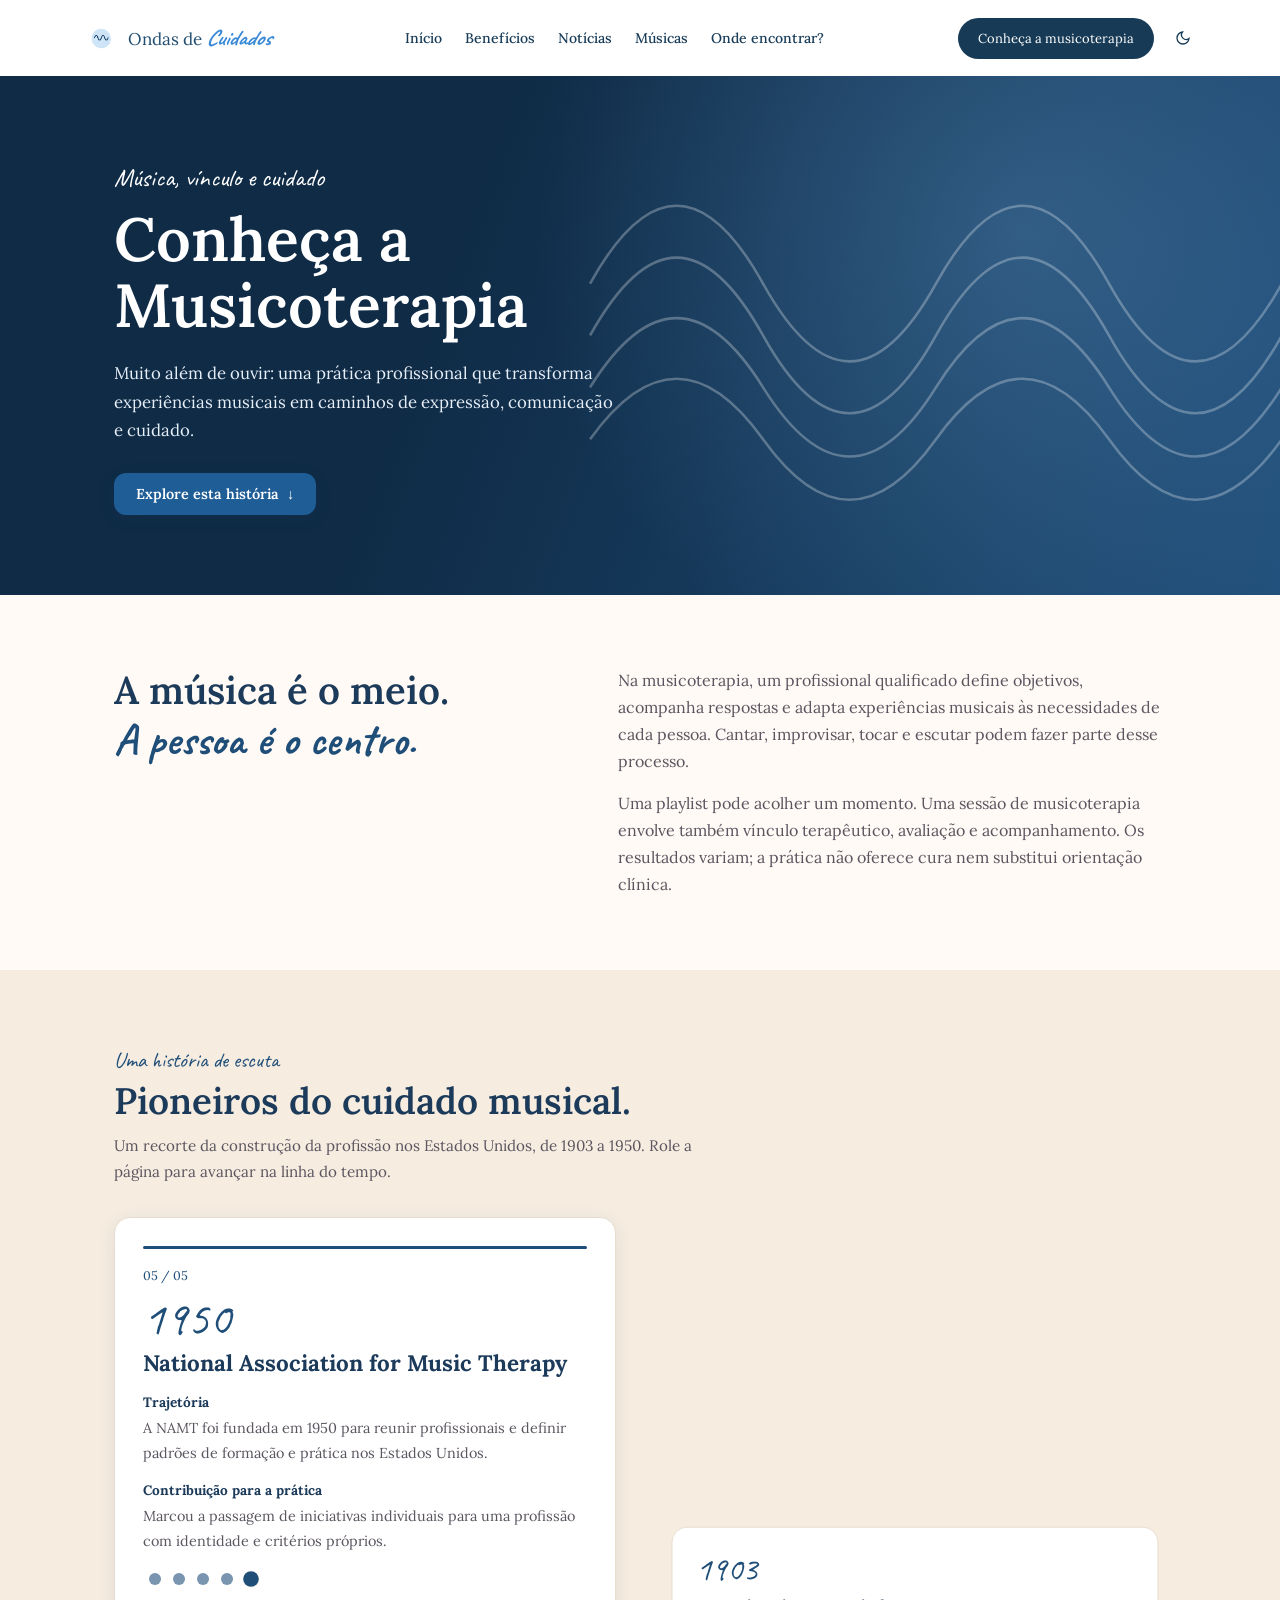
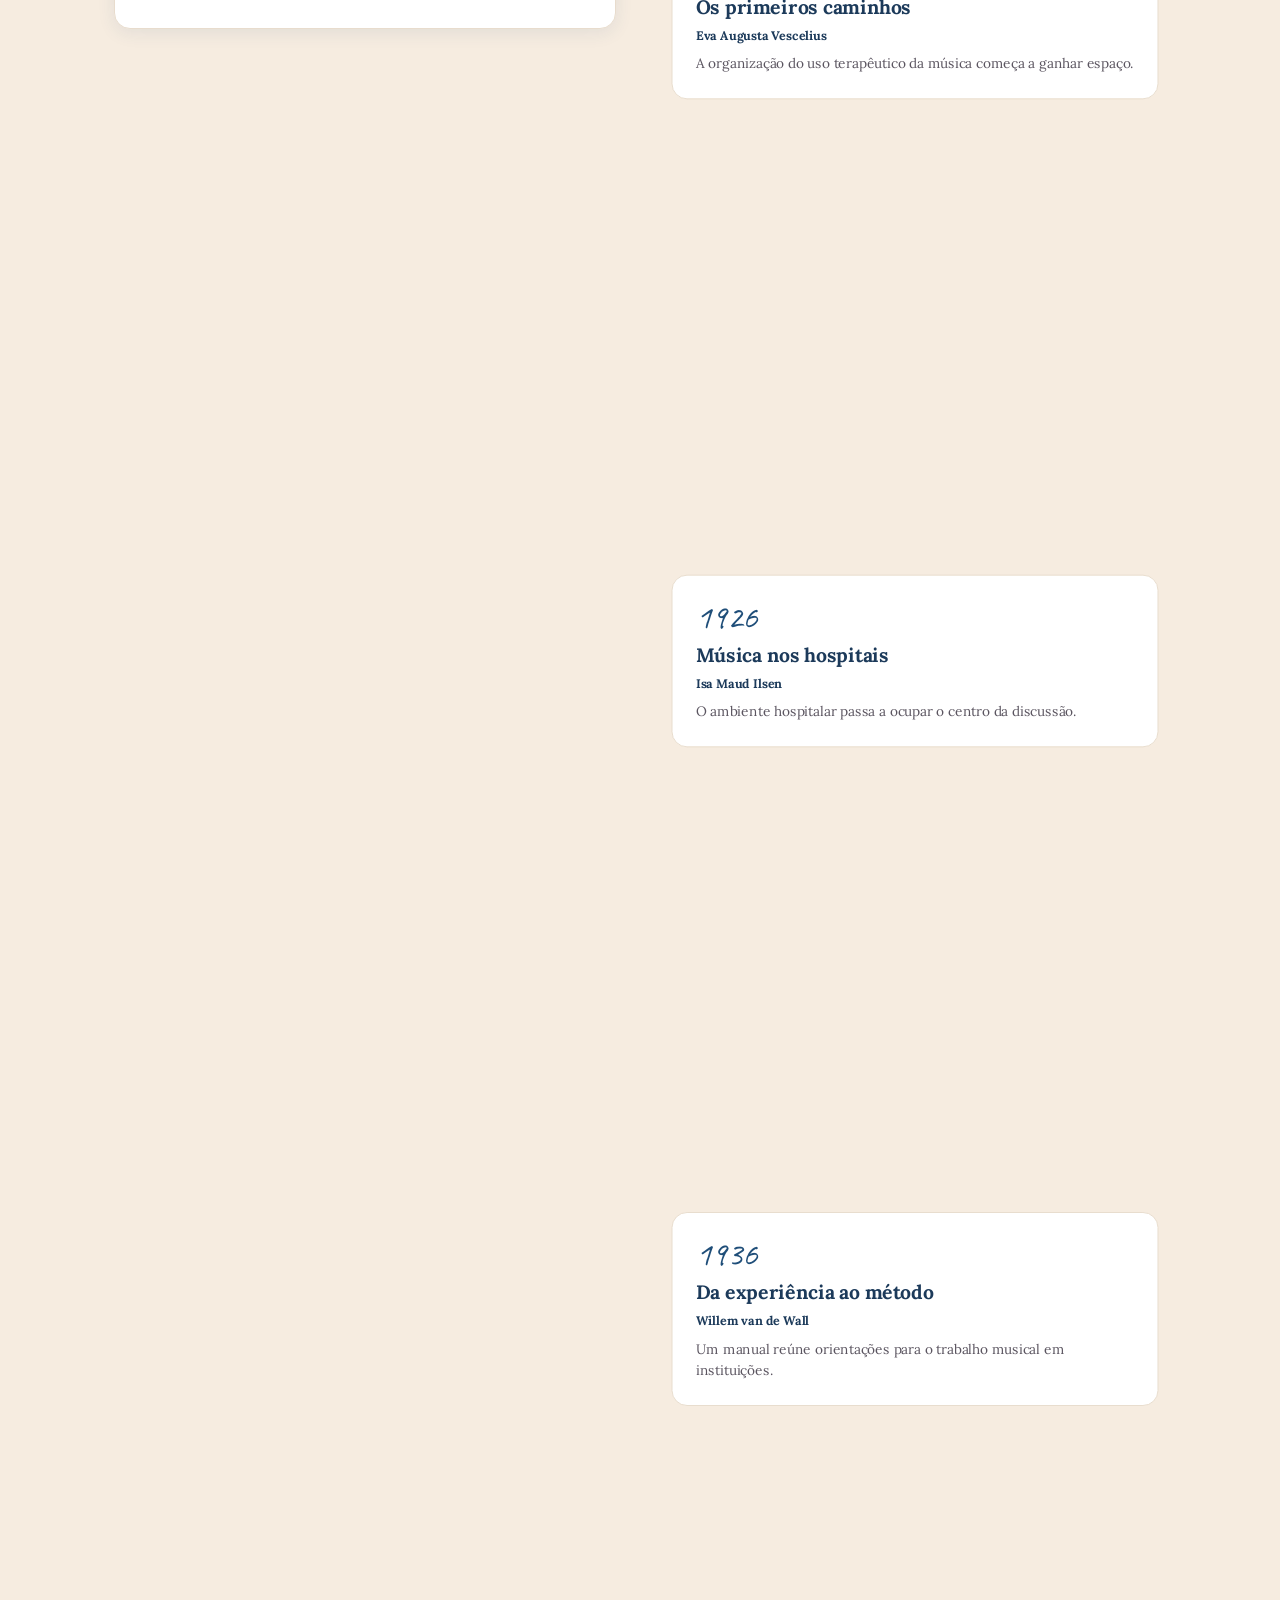
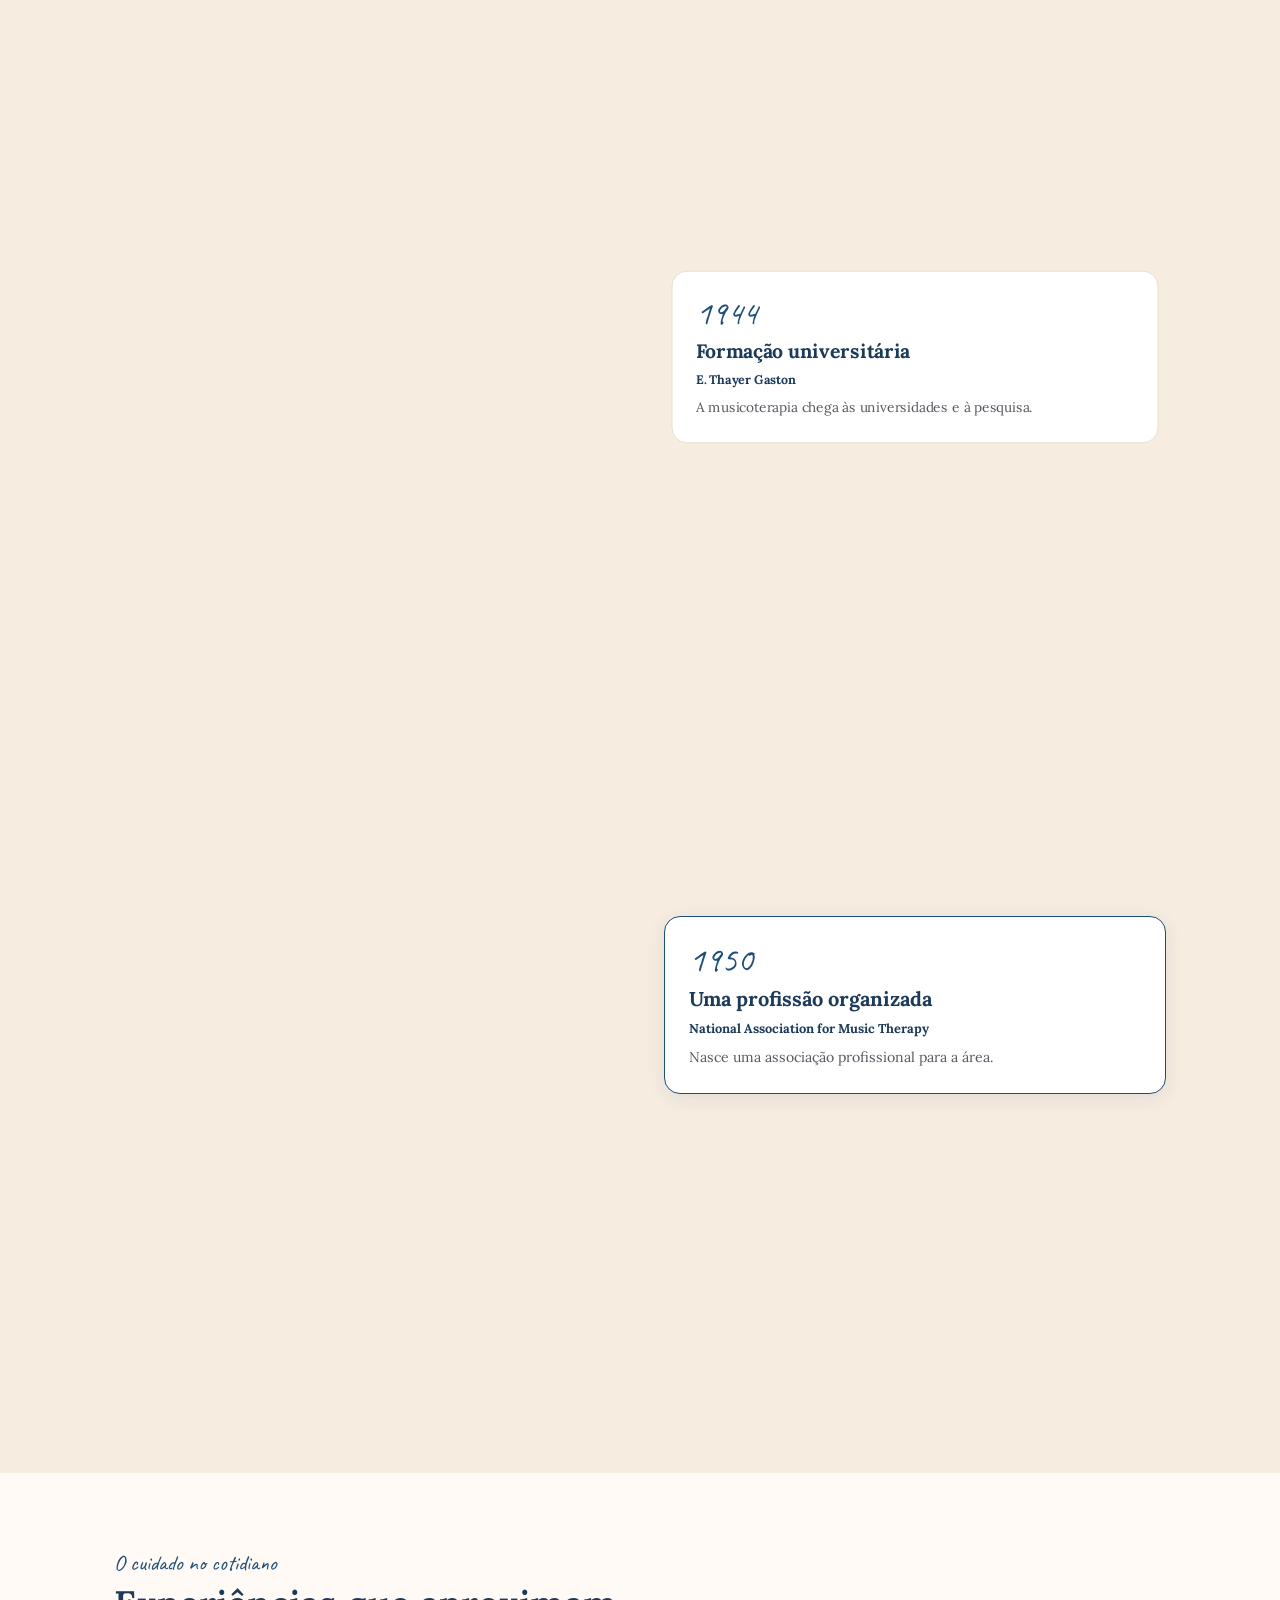
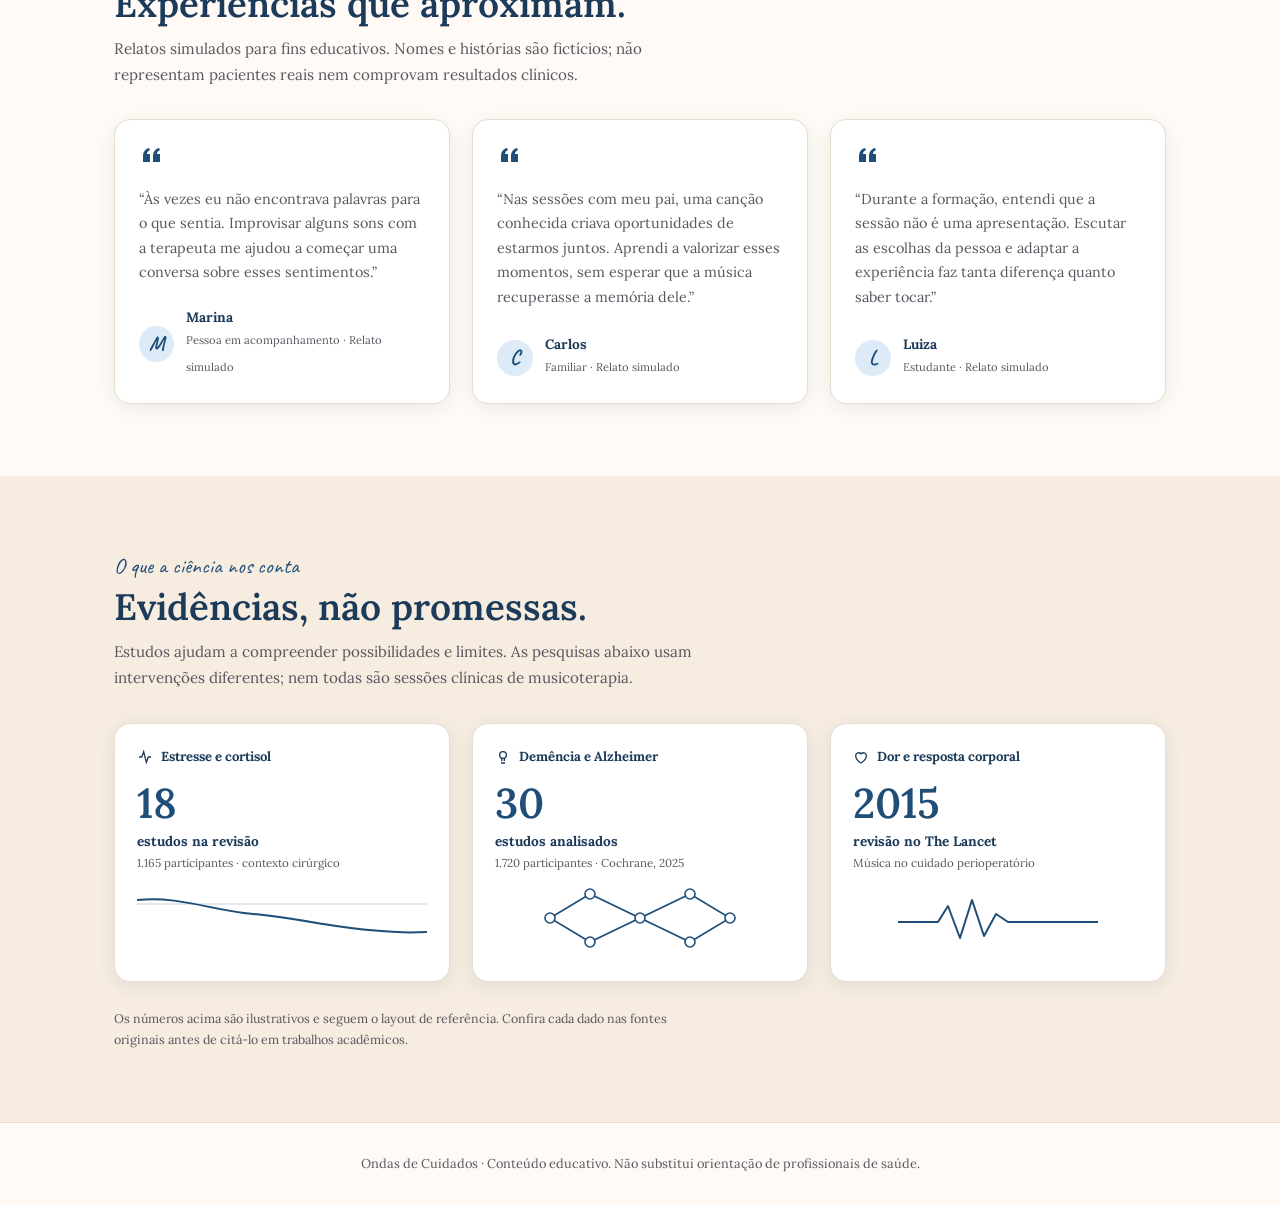
<file: conheca-a-musicoterapia.html>
<!DOCTYPE html>
<html lang="pt-BR">
<head>
<meta charset="UTF-8">
<meta name="viewport" content="width=device-width, initial-scale=1">
<title>Ondas de Cuidados | Conheça a Musicoterapia</title>
<meta name="description" content="Página educativa sobre musicoterapia: apresentação, pioneiros, experiências e evidências científicas.">
<link rel="preconnect" href="https://fonts.googleapis.com">
<link rel="preconnect" href="https://fonts.gstatic.com" crossorigin>
<link href="https://fonts.googleapis.com/css2?family=Lora:wght@400;500;600;700&family=Caveat:wght@500;700&display=swap" rel="stylesheet">
<link rel="stylesheet" href="css/conheca-a-musicoterapia.css">
</head>
<body>
<a class="skip-link" href="#topo">Pular para o conteúdo principal</a>

<header class="site-header">
  <a class="logo" href="index.html" aria-label="Ondas de Cuidados, ir para o início">
    <img src="imagens/logo.png" alt="Símbolo Ondas de Cuidados">
    <span>Ondas de <em>Cuidados</em></span>
  </a>

  <nav id="menu" class="menu" aria-label="Navegação principal">
    <a href="index.html">Início</a>
    <a href="beneficios.html">Benefícios</a>
    <a href="noticias.html">Notícias</a>
    <a href="musicas.html">Músicas</a>
    <a href="localidade.html">Onde encontrar?</a>
  </nav>

  <div class="header-actions">
    <a href="conheca-a-musicoterapia.html" class="botao-header" aria-current="page">Conheça a musicoterapia</a>
    <button id="theme" type="button" aria-label="Alternar modo escuro e claro">
        <svg id="theme-icon" width="16" height="16" viewBox="0 0 24 24" fill="none" stroke="currentColor" stroke-width="2" stroke-linecap="round" aria-hidden="true"><path d="M21 12.8A9 9 0 1 1 11.2 3a7 7 0 0 0 9.8 9.8z"/></svg>
      </button>
  </div>
</header>

<main id="topo" tabindex="-1">

  <!-- HERO -->
  <section class="hero" aria-labelledby="titulo-hero">
    <svg class="waves" viewBox="0 0 400 300" fill="none" stroke="#fff" stroke-width="1.5" aria-hidden="true">
      <path d="M0 120 Q50 30 100 120 T200 120 T300 120 T400 120"/>
      <path d="M0 150 Q50 60 100 150 T200 150 T300 150 T400 150"/>
      <path d="M0 180 Q50 100 100 180 T200 180 T300 180 T400 180"/>
      <path d="M0 210 Q50 140 100 210 T200 210 T300 210 T400 210"/>
    </svg>
    <div class="wrap hero-content">
      <span class="hand">Música, vínculo e cuidado</span>
      <h1 id="titulo-hero">Conheça a Musicoterapia</h1>
      <p>Muito além de ouvir: uma prática profissional que transforma experiências musicais em caminhos de expressão, comunicação e cuidado.</p>
      <a class="btn" href="#apresentacao">Explore esta história <span aria-hidden="true">↓</span></a>
    </div>
  </section>

  <!-- APRESENTAÇÃO -->
  <section id="apresentacao" class="section" aria-labelledby="titulo-apresentacao">
    <div class="wrap intro">
      <h2 id="titulo-apresentacao">A música é o meio. <span class="hand-title">A pessoa é o centro.</span></h2>
      <div>
        <p>Na musicoterapia, um profissional qualificado define objetivos, acompanha respostas e adapta experiências musicais às necessidades de cada pessoa. Cantar, improvisar, tocar e escutar podem fazer parte desse processo.</p>
        <p>Uma playlist pode acolher um momento. Uma sessão de musicoterapia envolve também vínculo terapêutico, avaliação e acompanhamento. Os resultados variam; a prática não oferece cura nem substitui orientação clínica.</p>
      </div>
    </div>
  </section>

  <!-- PIONEIROS: SCROLLYTELLING -->
  <section id="pioneiros" class="section alt" aria-labelledby="titulo-pioneiros">
    <div class="wrap">
      <header class="section-head">
        <span class="eyebrow">Uma história de escuta</span>
        <h2 id="titulo-pioneiros">Pioneiros do cuidado musical.</h2>
        <p class="lead">Um recorte da construção da profissão nos Estados Unidos, de 1903 a 1950. Role a página para avançar na linha do tempo.</p>
      </header>

      <div class="story" id="story">
        <!-- Painel fixo: muda conforme a rolagem -->
        <aside class="story-panel" aria-live="polite">
          <div class="progress" aria-hidden="true"><span id="progress-bar"></span></div>
          <p class="counter"><span id="counter-now">01</span> / <span id="counter-total">05</span></p>
          <div class="panel-body" id="panel-body">
            <span class="panel-year" id="panel-year">1903</span>
            <h3 id="panel-name">Eva Augusta Vescelius</h3>
            <h4>Trajetória</h4>
            <p id="panel-path"></p>
            <h4>Contribuição para a prática</h4>
            <p id="panel-contrib"></p>
          </div>
          <ol class="dots" id="dots" aria-label="Marcos"></ol>
        </aside>

        <!-- Passos: ativam o painel ao entrar na área central da tela -->
        <ol class="steps">
          <li class="step" data-index="0" tabindex="0"
              data-year="1903" data-name="Eva Augusta Vescelius"
              data-path="Cantora e defensora do uso terapêutico da música nos Estados Unidos, Vescelius fundou a National Society of Musical Therapeutics em 1903."
              data-contrib="Promoveu o debate e a organização de práticas musicais voltadas ao cuidado. Seu trabalho pertence a uma fase anterior à formação clínica padronizada; não equivale a um protocolo validado hoje.">
            <article class="card">
              <span class="year">1903</span>
              <h3>Os primeiros caminhos</h3>
              <b>Eva Augusta Vescelius</b>
              <p>A organização do uso terapêutico da música começa a ganhar espaço.</p>
            </article>
          </li>
          <li class="step" data-index="1" tabindex="0"
              data-year="1926" data-name="Isa Maud Ilsen"
              data-path="Enfermeira e musicista, Ilsen defendeu a presença da música em hospitais, em especial no atendimento a veteranos da Primeira Guerra Mundial."
              data-contrib="Ajudou a aproximar profissionais de saúde e música, abrindo caminho para o cuidado musical em instituições.">
            <article class="card">
              <span class="year">1926</span>
              <h3>Música nos hospitais</h3>
              <b>Isa Maud Ilsen</b>
              <p>O ambiente hospitalar passa a ocupar o centro da discussão.</p>
            </article>
          </li>
          <li class="step" data-index="2" tabindex="0"
              data-year="1936" data-name="Willem van de Wall"
              data-path="Van de Wall publicou &quot;Music in Institutions&quot;, registrando experiências de música em hospitais, prisões e escolas."
              data-contrib="Contribuiu para transformar iniciativas isoladas em práticas descritas e comparáveis, base para a futura sistematização.">
            <article class="card">
              <span class="year">1936</span>
              <h3>Da experiência ao método</h3>
              <b>Willem van de Wall</b>
              <p>Um manual reúne orientações para o trabalho musical em instituições.</p>
            </article>
          </li>
          <li class="step" data-index="3" tabindex="0"
              data-year="1944" data-name="E. Thayer Gaston"
              data-path="Na Michigan State University, foi criado o primeiro programa universitário de musicoterapia dos Estados Unidos, com forte influência de Gaston."
              data-contrib="Reforçou a ideia de formação específica, pesquisa e avaliação dos efeitos da música no cuidado.">
            <article class="card">
              <span class="year">1944</span>
              <h3>Formação universitária</h3>
              <b>E. Thayer Gaston</b>
              <p>A musicoterapia chega às universidades e à pesquisa.</p>
            </article>
          </li>
          <li class="step" data-index="4" tabindex="0"
              data-year="1950" data-name="National Association for Music Therapy"
              data-path="A NAMT foi fundada em 1950 para reunir profissionais e definir padrões de formação e prática nos Estados Unidos."
              data-contrib="Marcou a passagem de iniciativas individuais para uma profissão com identidade e critérios próprios.">
            <article class="card">
              <span class="year">1950</span>
              <h3>Uma profissão organizada</h3>
              <b>National Association for Music Therapy</b>
              <p>Nasce uma associação profissional para a área.</p>
            </article>
          </li>
        </ol>
      </div>
    </div>
  </section>

  <!-- EXPERIÊNCIAS -->
  <section id="experiencias" class="section" aria-labelledby="titulo-experiencias">
    <div class="wrap">
      <header class="section-head">
        <span class="eyebrow">O cuidado no cotidiano</span>
        <h2 id="titulo-experiencias">Experiências que aproximam.</h2>
        <p class="lead">Relatos simulados para fins educativos. Nomes e histórias são fictícios; não representam pacientes reais nem comprovam resultados clínicos.</p>
      </header>
      <div class="grid-3">
        <figure class="quote">
          <div>
            <svg width="24" height="24" viewBox="0 0 24 24" fill="currentColor" aria-hidden="true"><path d="M4 18v-6c0-4 2-7 6-8l1 2c-2 1-3 2-3 4h3v8H4zm10 0v-6c0-4 2-7 6-8l1 2c-2 1-3 2-3 4h3v8h-7z"/></svg>
            <blockquote><p>“Às vezes eu não encontrava palavras para o que sentia. Improvisar alguns sons com a terapeuta me ajudou a começar uma conversa sobre esses sentimentos.”</p></blockquote>
          </div>
          <figcaption class="who"><span class="avatar">M</span><span><b>Marina</b><small>Pessoa em acompanhamento · Relato simulado</small></span></figcaption>
        </figure>
        <figure class="quote">
          <div>
            <svg width="24" height="24" viewBox="0 0 24 24" fill="currentColor" aria-hidden="true"><path d="M4 18v-6c0-4 2-7 6-8l1 2c-2 1-3 2-3 4h3v8H4zm10 0v-6c0-4 2-7 6-8l1 2c-2 1-3 2-3 4h3v8h-7z"/></svg>
            <blockquote><p>“Nas sessões com meu pai, uma canção conhecida criava oportunidades de estarmos juntos. Aprendi a valorizar esses momentos, sem esperar que a música recuperasse a memória dele.”</p></blockquote>
          </div>
          <figcaption class="who"><span class="avatar">C</span><span><b>Carlos</b><small>Familiar · Relato simulado</small></span></figcaption>
        </figure>
        <figure class="quote">
          <div>
            <svg width="24" height="24" viewBox="0 0 24 24" fill="currentColor" aria-hidden="true"><path d="M4 18v-6c0-4 2-7 6-8l1 2c-2 1-3 2-3 4h3v8H4zm10 0v-6c0-4 2-7 6-8l1 2c-2 1-3 2-3 4h3v8h-7z"/></svg>
            <blockquote><p>“Durante a formação, entendi que a sessão não é uma apresentação. Escutar as escolhas da pessoa e adaptar a experiência faz tanta diferença quanto saber tocar.”</p></blockquote>
          </div>
          <figcaption class="who"><span class="avatar">L</span><span><b>Luiza</b><small>Estudante · Relato simulado</small></span></figcaption>
        </figure>
      </div>
    </div>
  </section>

  <!-- EVIDÊNCIAS -->
  <section id="evidencias" class="section alt" aria-labelledby="titulo-evidencias">
    <div class="wrap">
      <header class="section-head">
        <span class="eyebrow">O que a ciência nos conta</span>
        <h2 id="titulo-evidencias">Evidências, não promessas.</h2>
        <p class="lead">Estudos ajudam a compreender possibilidades e limites. As pesquisas abaixo usam intervenções diferentes; nem todas são sessões clínicas de musicoterapia.</p>
      </header>
      <div class="grid-3">
        <article class="stat">
          <h3><svg width="16" height="16" viewBox="0 0 24 24" fill="none" stroke="currentColor" stroke-width="2" aria-hidden="true"><path d="M3 12h4l3-8 4 16 3-8h4"/></svg>Estresse e cortisol</h3>
          <div class="big">18</div>
          <strong>estudos na revisão</strong>
          <small>1.165 participantes · contexto cirúrgico</small>
          <svg class="chart" viewBox="0 0 200 64" fill="none" stroke="currentColor" stroke-width="2" preserveAspectRatio="none" aria-hidden="true"><path d="M0 14 C30 10 50 24 80 28 S130 40 160 44 S190 46 200 46"/><path d="M0 18H200" stroke-opacity=".25" stroke-width="1"/></svg>
        </article>
        <article class="stat">
          <h3><svg width="16" height="16" viewBox="0 0 24 24" fill="none" stroke="currentColor" stroke-width="2" aria-hidden="true"><circle cx="12" cy="9" r="5"/><path d="M9 21h6M10 14v4M14 14v4"/></svg>Demência e Alzheimer</h3>
          <div class="big">30</div>
          <strong>estudos analisados</strong>
          <small>1.720 participantes · Cochrane, 2025</small>
          <svg class="chart" viewBox="0 0 200 64" fill="none" stroke="currentColor" stroke-width="1.6" aria-hidden="true"><path d="M10 32L50 8 100 32 150 8 190 32 150 56 100 32 50 56z"/><g fill="var(--card)"><circle cx="10" cy="32" r="5"/><circle cx="50" cy="8" r="5"/><circle cx="100" cy="32" r="5"/><circle cx="150" cy="8" r="5"/><circle cx="190" cy="32" r="5"/><circle cx="150" cy="56" r="5"/><circle cx="50" cy="56" r="5"/></g></svg>
        </article>
        <article class="stat">
          <h3><svg width="16" height="16" viewBox="0 0 24 24" fill="none" stroke="currentColor" stroke-width="2" aria-hidden="true"><path d="M12 21s-8-5-8-11a4.5 4.5 0 0 1 8-2.7A4.5 4.5 0 0 1 20 10c0 6-8 11-8 11z"/></svg>Dor e resposta corporal</h3>
          <div class="big">2015</div>
          <strong>revisão no The Lancet</strong>
          <small>Música no cuidado perioperatório</small>
          <svg class="chart" viewBox="0 0 200 64" fill="none" stroke="currentColor" stroke-width="2" stroke-linejoin="round" aria-hidden="true"><path d="M0 36H40L50 20 62 52 74 14 86 50 98 28 110 36H200"/></svg>
        </article>
      </div>
      <p class="note">Os números acima são ilustrativos e seguem o layout de referência. Confira cada dado nas fontes originais antes de citá-lo em trabalhos acadêmicos.</p>
    </div>
  </section>

</main>

<footer class="site-footer">
  <div class="wrap">Ondas de Cuidados · Conteúdo educativo. Não substitui orientação de profissionais de saúde.</div>
</footer>

<script src="js/conheca-a-musicoterapia_script.js"></script>
</body>
</html>
</file>
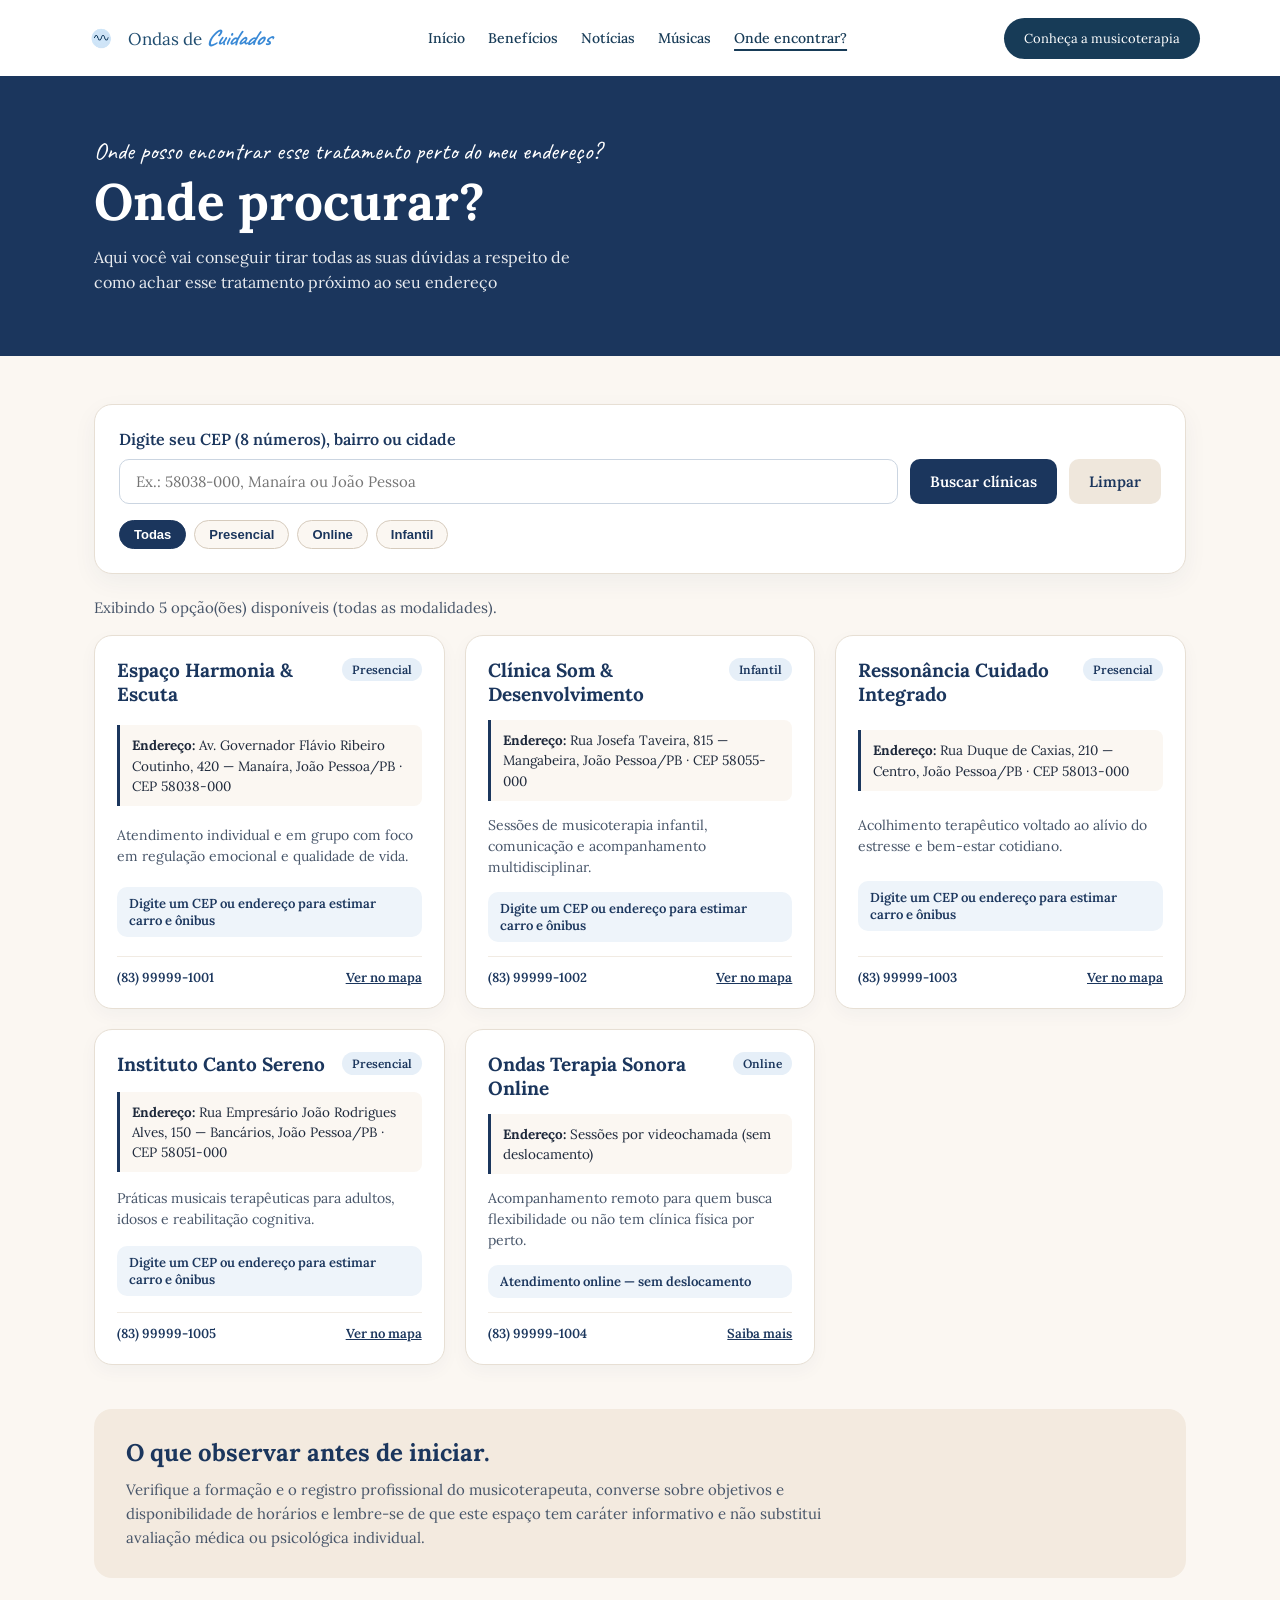
<file: localidade.html>
<!DOCTYPE html>
<html lang="pt-BR">
<head>
    <meta charset="UTF-8">
    <meta name="viewport" content="width=device-width, initial-scale=1.0">

    <link rel="preconnect" href="https://fonts.googleapis.com">
    <link rel="preconnect" href="https://fonts.gstatic.com" crossorigin>
    <link href="https://fonts.googleapis.com/css2?family=Caveat:wght@400;500;600;700&family=Lora:wght@400;500;600;700&display=swap" rel="stylesheet">
    
    <link rel="stylesheet" href="css/style.css">
    <title>Document</title>
</head>

<body>
    <header>
        <a class="logo" href="index.html" aria-label="Ondas de Cuidados, ir para o início">
            <img src="imagens/logo.png" alt="Símbolo Ondas de Cuidados">
            <span>Ondas de <em>Cuidados</em></span>
        </a>

        <nav aria-label="Navegação principal">
            <a href="index.html">Início</a>
            <a href="beneficios.html">Benefícios</a>
            <a href="noticias.html">Notícias</a>
            <a href="musicas.html">Músicas</a>
            <a href="localidade.html" aria-current="page" >Onde encontrar?</a>
        </nav>

        <a href="conheca-a-musicoterapia.html" class="botao-header">
            Conheça a musicoterapia
        </a>
    </header>

<main>
    <div class="inicioPagOE">
        <div class="conteudoOE">
            <p class="fraseOE" id="stlFraseOE">Onde posso encontrar esse tratamento perto do meu endereço?</p>
            <h1 class="fraseOE tituloOE">Onde procurar?</h1>
            <p class="fraseOE descricaoOE">Aqui você vai conseguir tirar todas as suas dúvidas a respeito de como achar esse tratamento próximo ao seu endereço</p>
        </div>
    </div>

<section class="secaoBuscaOE" aria-label="Buscar clínicas de musicoterapia">
        <div class="conteudoOE">
            <div class="painelBuscaOE">
                <form class="formBuscaOE" id="formBuscaClinicas">
                    <label for="inputEnderecoOE" class="labelBuscaOE">
                        Digite seu CEP (8 números), bairro ou cidade
                    </label>
                    <div class="linhaCampoOE">
                        <input
                            type="text"
                            id="inputEnderecoOE"
                            class="inputEnderecoOE"
                            placeholder="Ex.: 58038-000, Manaíra ou João Pessoa"
                            autocomplete="postal-address"
                        >
                        <button type="submit" class="btnBuscarOE" id="btnBuscarClinicas">
                            Buscar clínicas
                        </button>
                        <button type="button" class="btnLimparOE" id="btnLimparBusca">
                            Limpar
                        </button>
                    </div>
                </form>

                <!-- Filtros rápidos por modalidade -->
                <div class="filtrosOE" role="group" aria-label="Filtrar por modalidade">
                    <button type="button" class="chipFiltroOE ativo" data-filtro="todas">Todas</button>
                    <button type="button" class="chipFiltroOE" data-filtro="Presencial">Presencial</button>
                    <button type="button" class="chipFiltroOE" data-filtro="Online">Online</button>
                    <button type="button" class="chipFiltroOE" data-filtro="Infantil">Infantil</button>
                </div>
            </div>

            <!-- Mensagem de status e endereço encontrado pelo CEP -->
            <p class="statusBuscaOE" id="statusBuscaClinicas" aria-live="polite"></p>

            <!-- Grade onde o JS renderiza os cards das clínicas -->
            <div class="gradeClinicasOE" id="gradeClinicas"></div>

            <!-- Estado vazio acolhedor (aparece quando não há clínicas para a busca) -->
            <div class="estadoVazioOE" id="estadoVazioClinicas" hidden>
                <div class="iconeVazioOE" aria-hidden="true">🎵</div>
                <h2 class="tituloVazioOE">Ainda não chegamos pertinho desse endereço...</h2>
                <p class="textoVazioOE" id="textoVazioDetalhes">
                    Poxa, ainda não temos clínicas presenciais cadastradas nessa região. Mas você não precisa ficar sem cuidado: que tal conhecer nossas opções de atendimento online ou ver todas as clínicas disponíveis?
                </p>
                <div class="acoesVazioOE">
                    <button type="button" class="btnBuscarOE" id="btnVerOnline">
                        Ver atendimento online
                    </button>
                    <button type="button" class="btnLimparOE" id="btnMostrarTodas">
                        Mostrar todas as clínicas
                    </button>
                </div>
            </div>

            <!-- Bloco orientativo harmonizado com o estilo das outras seções -->
            <aside class="avisoCuidadoOE" aria-label="Orientações antes de agendar">
                <h2 class="tituloAvisoOE">O que observar antes de iniciar.</h2>
                <p class="textoAvisoOE">
                    Verifique a formação e o registro profissional do musicoterapeuta, converse sobre objetivos e disponibilidade de horários e lembre-se de que este espaço tem caráter informativo e não substitui avaliação médica ou psicológica individual.
                </p>
            </aside>
        </div>
    </section>
</main>

<script src="js/onde-encontrar.js"></script>
</body>
</html>
</file>
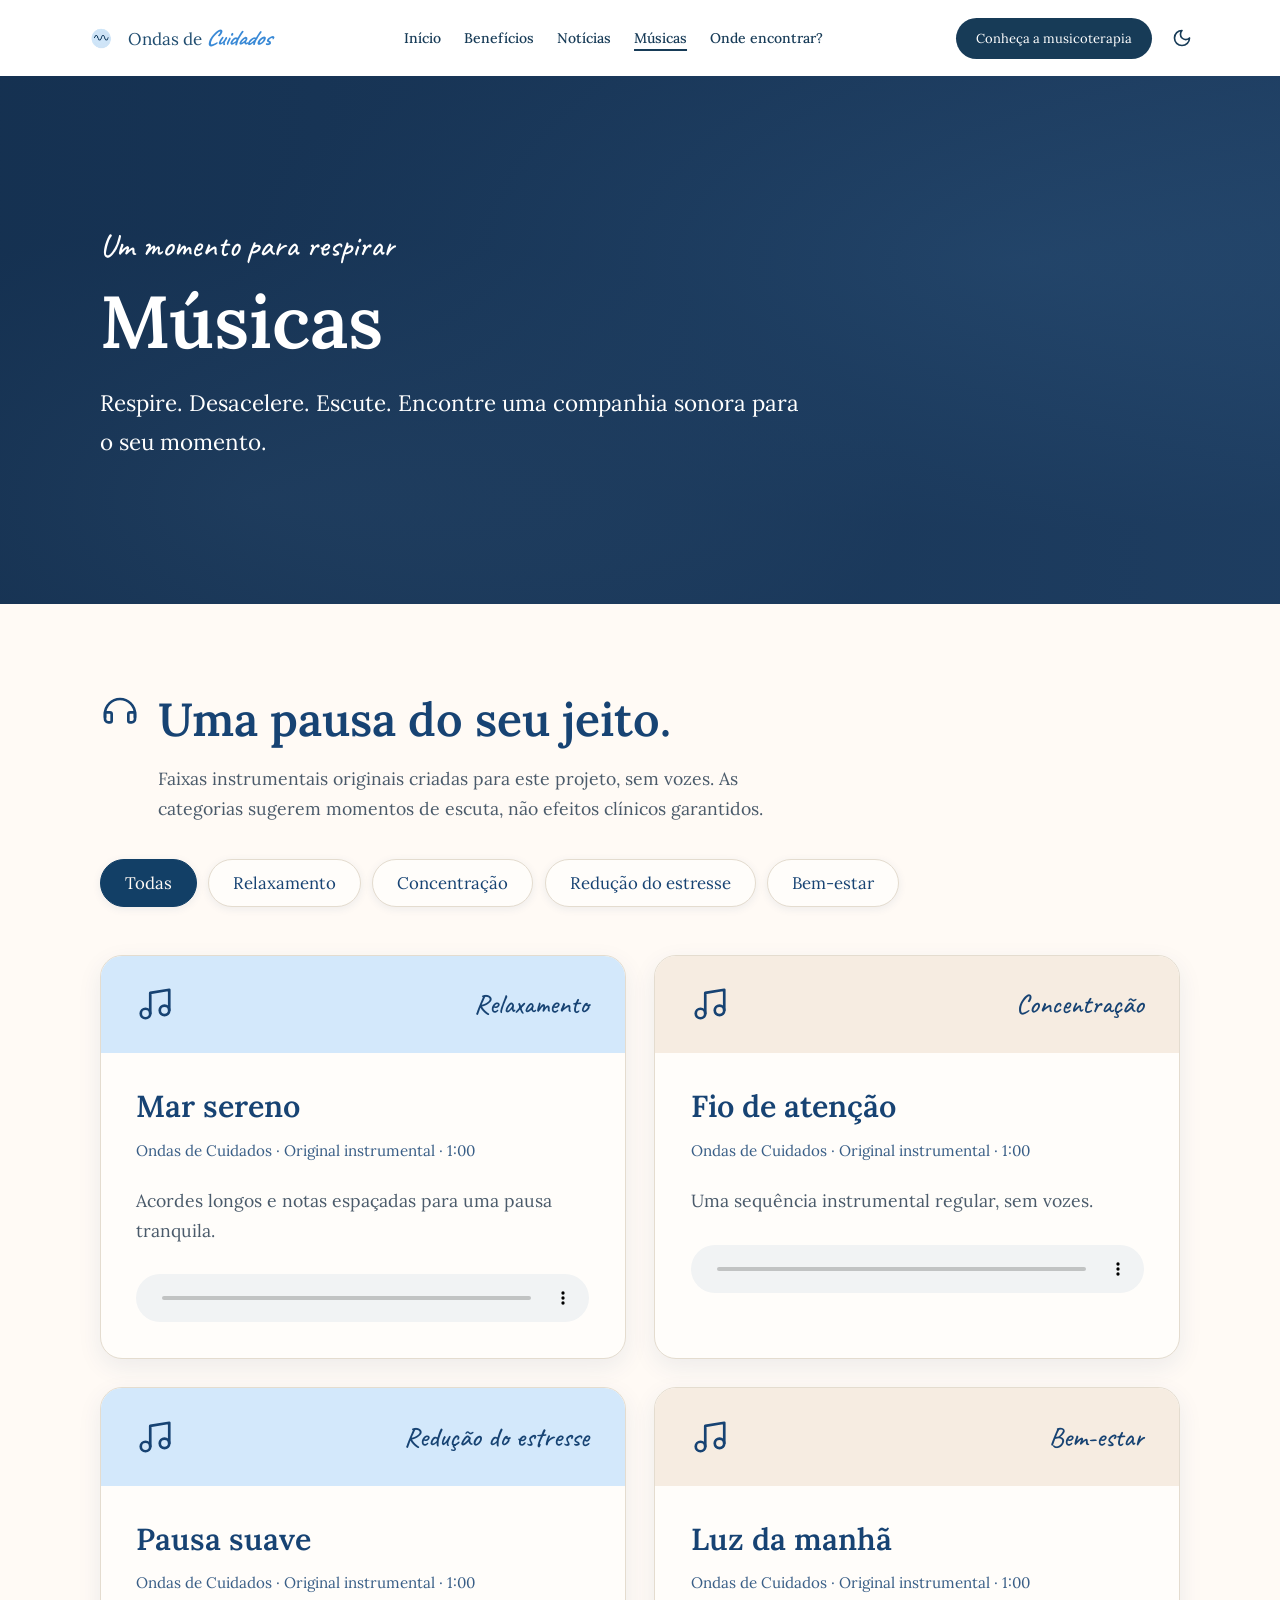
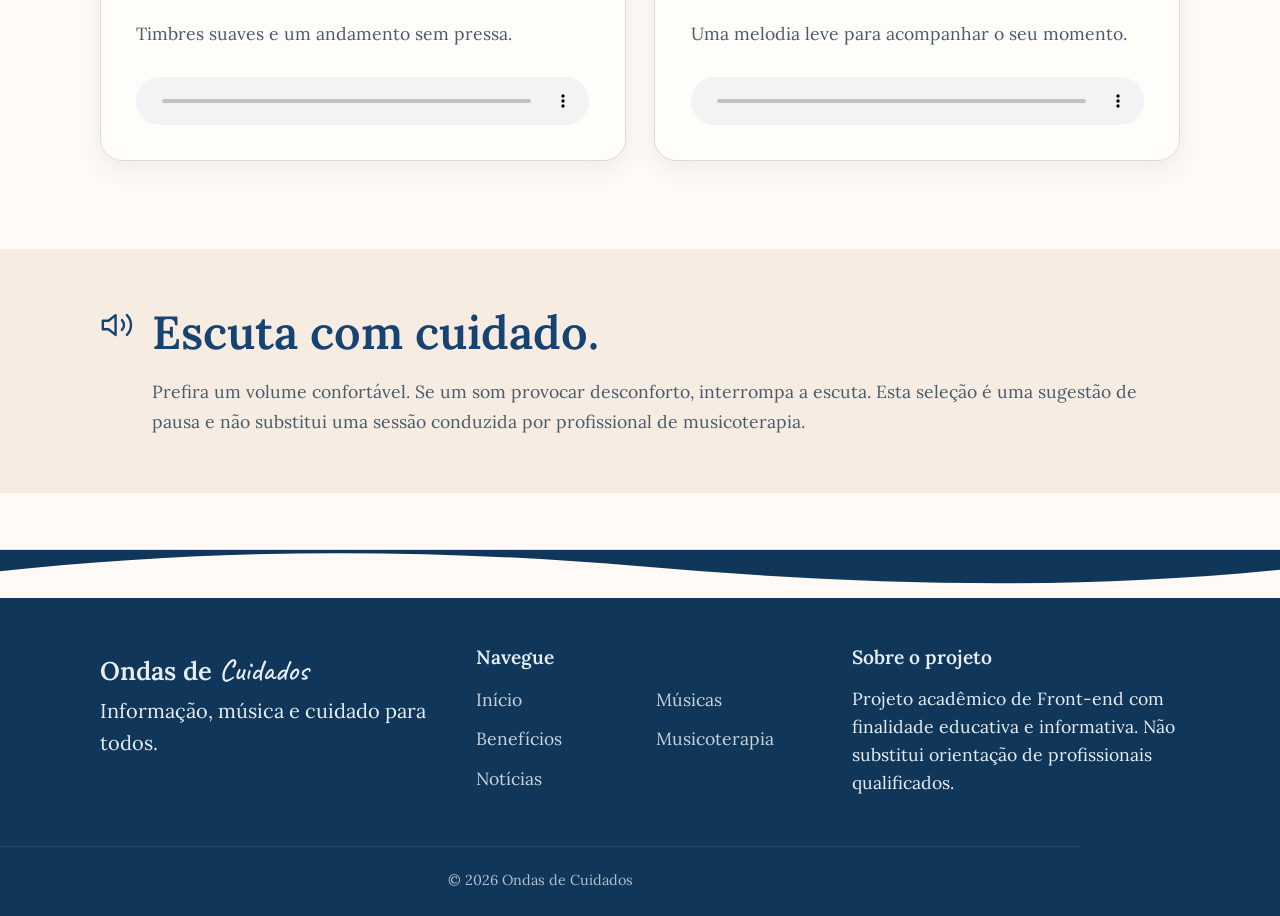
<file: musicas.html>
<!DOCTYPE html>
<html lang="pt-BR">
<head>
  <meta charset="UTF-8">
  <meta name="viewport" content="width=device-width, initial-scale=1">
  <title>Músicas · Ondas de Cuidados</title>
  <meta name="description" content="Respire. Desacelere. Escute. Encontre uma companhia sonora para o seu momento.">
  <link rel="preconnect" href="https://fonts.googleapis.com">
  <link rel="preconnect" href="https://fonts.gstatic.com" crossorigin>
  <link href="https://fonts.googleapis.com/css2?family=Caveat:wght@500&family=Lora:wght@400;500;600&display=swap" rel="stylesheet">
  <link rel="stylesheet" href="css/musicas_style.css">
</head>
<body>
<a class="skip-link" href="#musicas">Pular para o conteúdo principal</a>

<header class="site-header">
  <a class="logo" href="index.html" aria-label="Ondas de Cuidados, ir para o início">
    <img src="imagens/logo.png" alt="Símbolo Ondas de Cuidados">
    <span>Ondas de <em>Cuidados</em></span>
  </a>

  <nav id="menu" class="menu" aria-label="Navegação principal">
    <a href="index.html">Início</a>
    <a href="beneficios.html">Benefícios</a>
    <a href="noticias.html">Notícias</a>
    <a href="musicas.html" aria-current="page">Músicas</a>
    <a href="localidade.html">Onde encontrar?</a>
  </nav>

  <div class="header-actions">
    <a href="conheca-a-musicoterapia.html" class="botao-header">Conheça a musicoterapia</a>
    <button class="theme-toggle" aria-label="Alternar tema escuro">
      <svg class="icon-moon" viewBox="0 0 24 24" width="20" height="20" fill="none" stroke="currentColor" stroke-width="2" stroke-linecap="round" stroke-linejoin="round"><path d="M12 3a6 6 0 0 0 9 9 9 9 0 1 1-9-9Z"/></svg>
      <svg class="icon-sun" viewBox="0 0 24 24" width="20" height="20" fill="none" stroke="currentColor" stroke-width="2" stroke-linecap="round" stroke-linejoin="round"><circle cx="12" cy="12" r="4"/><path d="M12 2v2M12 20v2M4.9 4.9l1.4 1.4M17.7 17.7l1.4 1.4M2 12h2M20 12h2M4.9 19.1l1.4-1.4M17.7 6.3l1.4-1.4"/></svg>
    </button>
  </div>
  <!-- Sem uso no menu padrão; mantido oculto para o JS da página -->
  <button class="menu-toggle" aria-label="Abrir menu" aria-expanded="false" aria-controls="menu" hidden><span></span><span></span><span></span></button>
</header>

<main id="musicas" tabindex="-1">

  <section class="hero hero-music">
    <div class="container">
      <p class="script eyebrow-light">Um momento para respirar</p>
      <h1>Músicas</h1>
      <p class="lead">Respire. Desacelere. Escute. Encontre uma companhia sonora para o seu momento.</p>
    </div>
  </section>

  <section class="section">
    <div class="container">
      <div class="icon-title">
        <svg viewBox="0 0 24 24" width="40" height="40" fill="none" stroke="currentColor" stroke-width="1.6" stroke-linecap="round" stroke-linejoin="round" aria-hidden="true"><path d="M3 14v-2a9 9 0 0 1 18 0v2"/><path d="M21 15a2 2 0 0 1-2 2h-1a1 1 0 0 1-1-1v-4a1 1 0 0 1 1-1h3ZM3 15a2 2 0 0 0 2 2h1a1 1 0 0 0 1-1v-4a1 1 0 0 0-1-1H3Z"/></svg>
        <div>
          <h2>Uma pausa do seu jeito.</h2>
          <p class="intro">Faixas instrumentais originais criadas para este projeto, sem vozes. As categorias sugerem momentos de escuta, não efeitos clínicos garantidos.</p>
        </div>
      </div>

      <div class="filters filters-row" role="group" aria-label="Filtrar músicas">
        <button class="chip is-active" data-filter="todas" aria-pressed="true">Todas</button>
        <button class="chip" data-filter="relaxamento" aria-pressed="false">Relaxamento</button>
        <button class="chip" data-filter="concentracao" aria-pressed="false">Concentração</button>
        <button class="chip" data-filter="estresse" aria-pressed="false">Redução do estresse</button>
        <button class="chip" data-filter="bem-estar" aria-pressed="false">Bem-estar</button>
      </div>

      <div class="track-grid">
        <article class="track-card" data-category="relaxamento">
          <header class="track-head track-blue">
            <svg viewBox="0 0 24 24" width="38" height="38" fill="none" stroke="currentColor" stroke-width="1.7" stroke-linecap="round" stroke-linejoin="round" aria-hidden="true"><path d="M9 18V5l12-2v13"/><circle cx="6" cy="18" r="3"/><circle cx="18" cy="16" r="3"/></svg>
            <span class="script">Relaxamento</span>
          </header>
          <div class="track-body">
            <h3>Mar sereno</h3>
            <p class="track-meta">Ondas de Cuidados · Original instrumental · 1:00</p>
            <p>Acordes longos e notas espaçadas para uma pausa tranquila.</p>
            <audio controls preload="none" src="audio/mar-sereno.wav" aria-label="Reproduzir a faixa Mar sereno">Seu navegador não suporta áudio.</audio>
          </div>
        </article>

        <article class="track-card" data-category="concentracao">
          <header class="track-head track-sand">
            <svg viewBox="0 0 24 24" width="38" height="38" fill="none" stroke="currentColor" stroke-width="1.7" stroke-linecap="round" stroke-linejoin="round" aria-hidden="true"><path d="M9 18V5l12-2v13"/><circle cx="6" cy="18" r="3"/><circle cx="18" cy="16" r="3"/></svg>
            <span class="script">Concentração</span>
          </header>
          <div class="track-body">
            <h3>Fio de atenção</h3>
            <p class="track-meta">Ondas de Cuidados · Original instrumental · 1:00</p>
            <p>Uma sequência instrumental regular, sem vozes.</p>
            <audio controls preload="none" src="audio/fio-de-atencao.wav" aria-label="Reproduzir a faixa Fio de atenção">Seu navegador não suporta áudio.</audio>
          </div>
        </article>

        <article class="track-card" data-category="estresse">
          <header class="track-head track-blue">
            <svg viewBox="0 0 24 24" width="38" height="38" fill="none" stroke="currentColor" stroke-width="1.7" stroke-linecap="round" stroke-linejoin="round" aria-hidden="true"><path d="M9 18V5l12-2v13"/><circle cx="6" cy="18" r="3"/><circle cx="18" cy="16" r="3"/></svg>
            <span class="script">Redução do estresse</span>
          </header>
          <div class="track-body">
            <h3>Pausa suave</h3>
            <p class="track-meta">Ondas de Cuidados · Original instrumental · 1:00</p>
            <p>Timbres suaves e um andamento sem pressa.</p>
            <audio controls preload="none" src="audio/pausa-suave.wav" aria-label="Reproduzir a faixa Pausa suave">Seu navegador não suporta áudio.</audio>
          </div>
        </article>

        <article class="track-card" data-category="bem-estar">
          <header class="track-head track-sand">
            <svg viewBox="0 0 24 24" width="38" height="38" fill="none" stroke="currentColor" stroke-width="1.7" stroke-linecap="round" stroke-linejoin="round" aria-hidden="true"><path d="M9 18V5l12-2v13"/><circle cx="6" cy="18" r="3"/><circle cx="18" cy="16" r="3"/></svg>
            <span class="script">Bem-estar</span>
          </header>
          <div class="track-body">
            <h3>Luz da manhã</h3>
            <p class="track-meta">Ondas de Cuidados · Original instrumental · 1:00</p>
            <p>Uma melodia leve para acompanhar o seu momento.</p>
            <audio controls preload="none" src="audio/luz-da-manha.wav" aria-label="Reproduzir a faixa Luz da manhã">Seu navegador não suporta áudio.</audio>
          </div>
        </article>
      </div>
      <p class="empty" hidden>Nenhuma música nesta categoria por enquanto.</p>
      <p class="sr-only" id="filtro-status" role="status" aria-live="polite"></p>
    </div>
  </section>

  <section class="section section-alt note">
    <div class="container">
      <div class="icon-title">
        <svg viewBox="0 0 24 24" width="34" height="34" fill="none" stroke="currentColor" stroke-width="1.7" stroke-linecap="round" stroke-linejoin="round" aria-hidden="true"><path d="M11 5 6 9H2v6h4l5 4Z"/><path d="M15.5 8.5a5 5 0 0 1 0 7M19 5a10 10 0 0 1 0 14"/></svg>
        <div>
          <h2 class="h-small">Escuta com cuidado.</h2>
          <p>Prefira um volume confortável. Se um som provocar desconforto, interrompa a escuta. Esta seleção é uma sugestão de pausa e não substitui uma sessão conduzida por profissional de musicoterapia.</p>
        </div>
      </div>
    </div>
  </section>
</main>

<footer class="site-footer">
  <svg class="wave" viewBox="0 0 1440 60" preserveAspectRatio="none" aria-hidden="true"><path d="M0 28C240 0 480 0 720 22s480 30 720 4V60H0Z" fill="currentColor"/></svg>
  <div class="container footer-grid">
    <div>
      <p class="footer-brand">Ondas de <em class="script">Cuidados</em></p>
      <p class="footer-tag">Informação, música e cuidado para todos.</p>
    </div>
    <div>
      <h4>Navegue</h4>
      <ul class="footer-links">
        <li><a href="index.html">Início</a></li>
        <li><a href="beneficios.html">Benefícios</a></li>
        <li><a href="noticias.html">Notícias</a></li>
        <li><a href="musicas.html" aria-current="page">Músicas</a></li>
        <li><a href="conheca-a-musicoterapia.html">Musicoterapia</a></li>
      </ul>
    </div>
    <div>
      <h4>Sobre o projeto</h4>
      <p>Projeto acadêmico de Front-end com finalidade educativa e informativa. Não substitui orientação de profissionais qualificados.</p>
    </div>
  </div>
  <p class="copy container">© <span id="ano"></span> Ondas de Cuidados</p>
</footer>

<script src="js/musicas_script.js"></script>
</body>
</html>
</file>
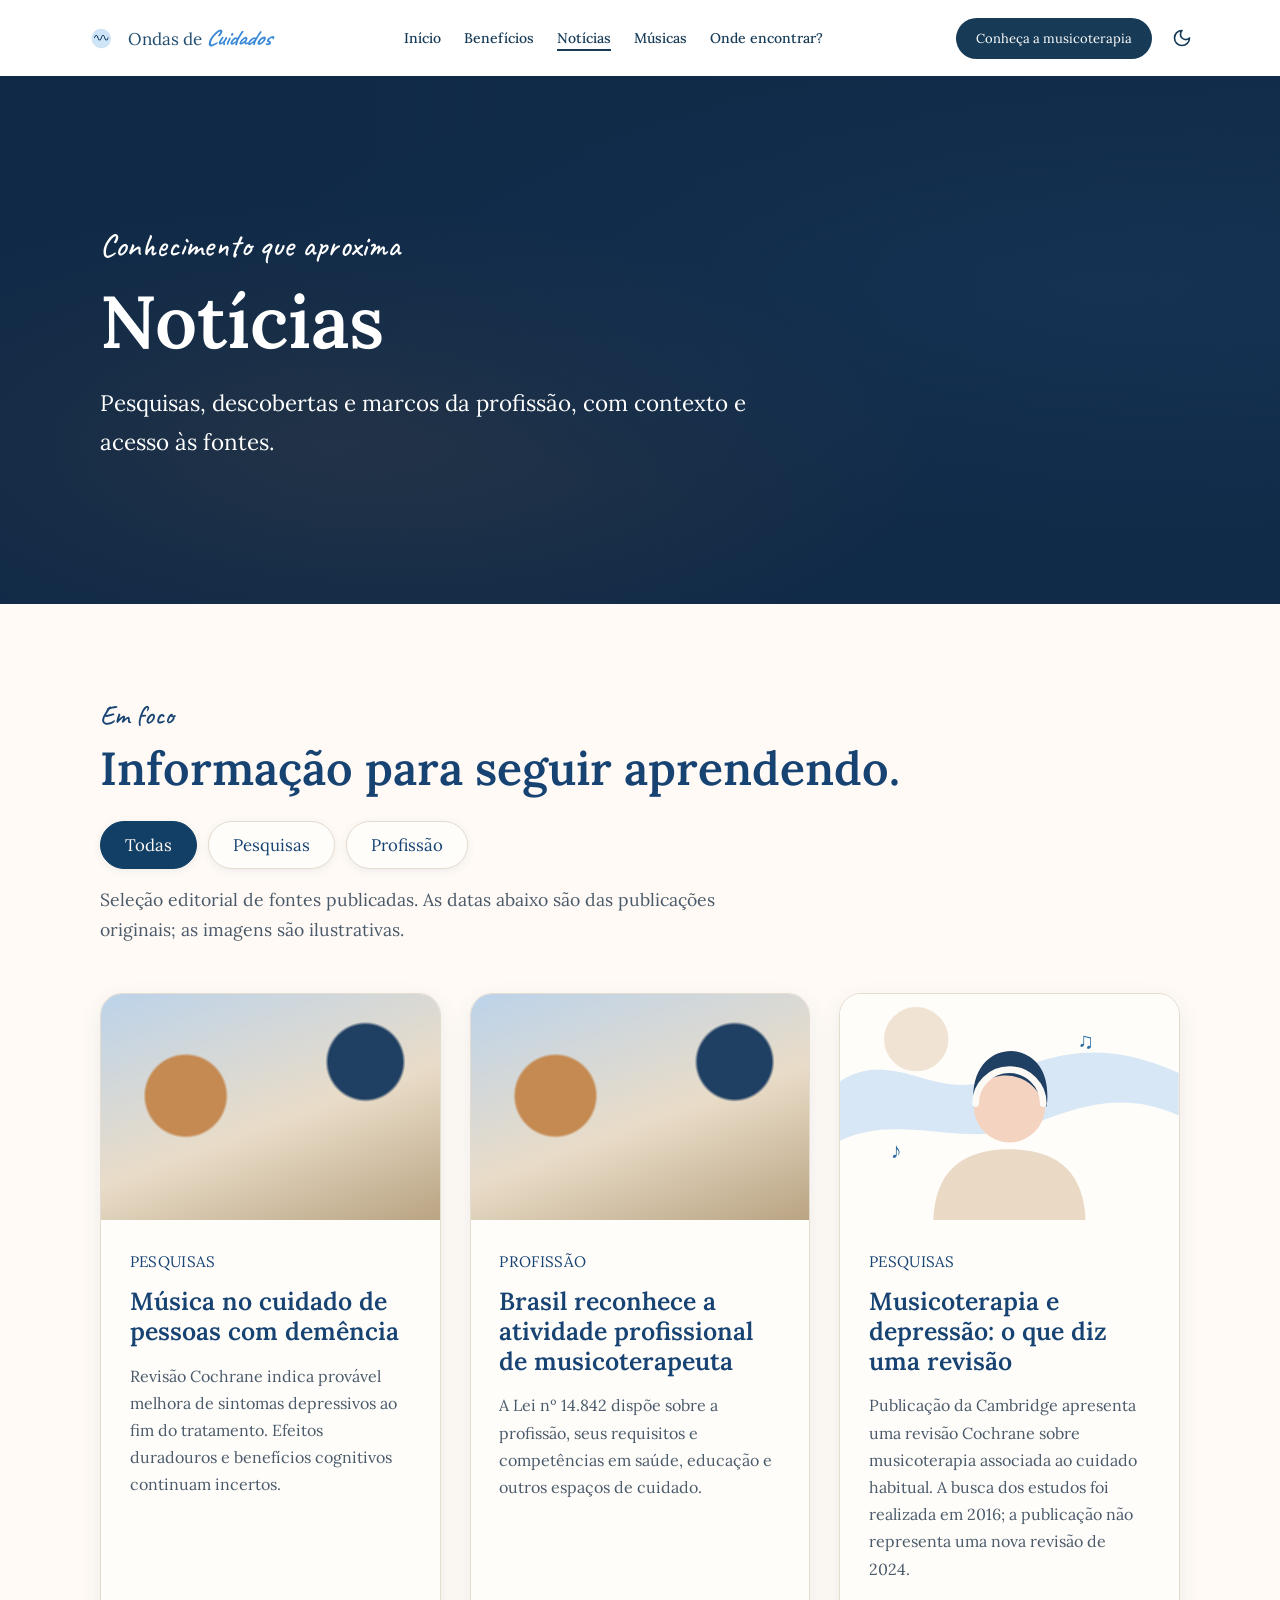
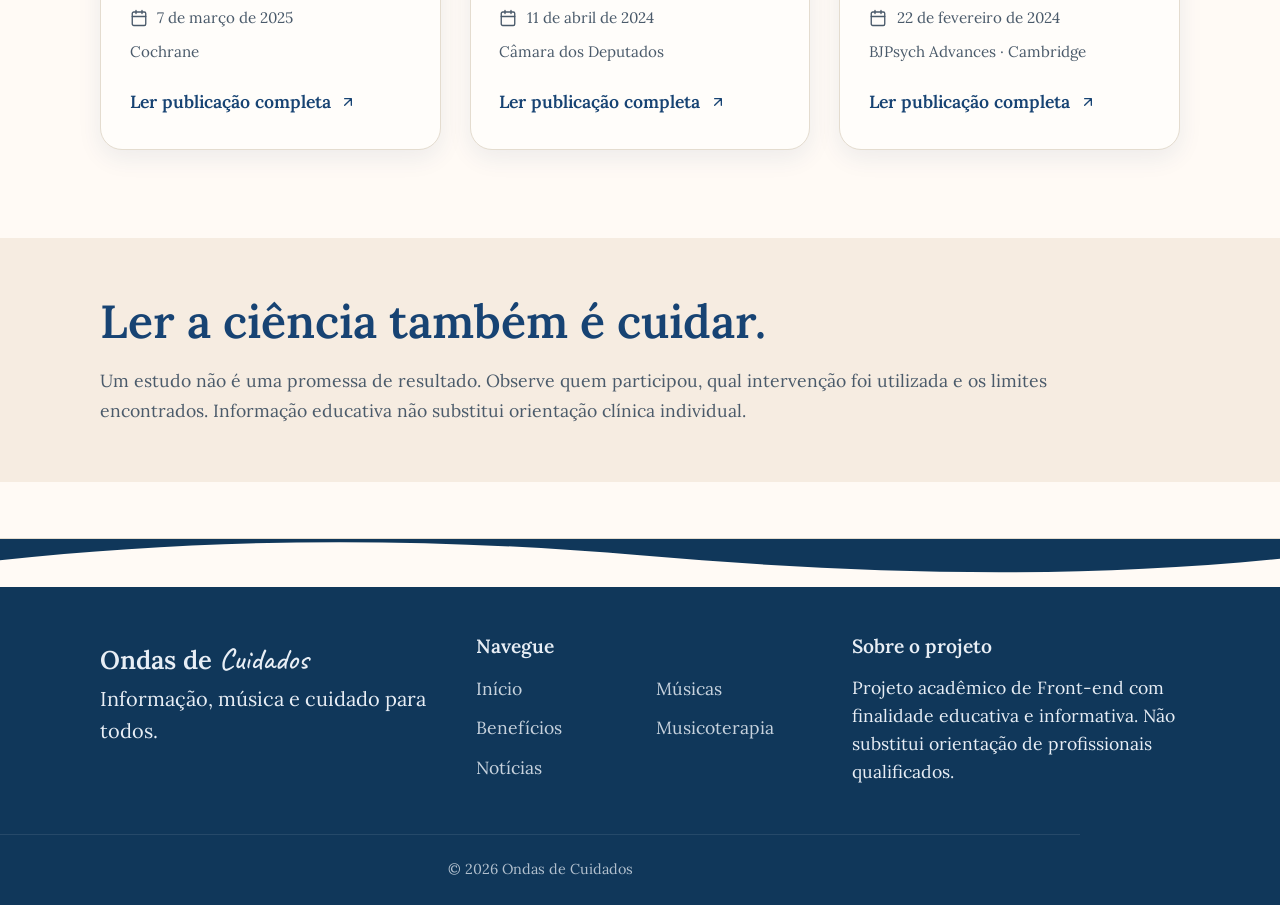
<file: noticias.html>
<!DOCTYPE html>
<html lang="pt-BR">
<head>
  <meta charset="UTF-8">
  <meta name="viewport" content="width=device-width, initial-scale=1">
  <title>Notícias · Ondas de Cuidados</title>
  <meta name="description" content="Pesquisas, descobertas e marcos da profissão, com contexto e acesso às fontes.">
  <link rel="preconnect" href="https://fonts.googleapis.com">
  <link rel="preconnect" href="https://fonts.gstatic.com" crossorigin>
  <link href="https://fonts.googleapis.com/css2?family=Caveat:wght@500&family=Lora:wght@400;500;600&display=swap" rel="stylesheet">
  <link rel="stylesheet" href="css/notíficas_style.css">
</head>
<body>
<a class="skip-link" href="#noticias">Pular para o conteúdo principal</a>

<header class="site-header">
  <a class="logo" href="index.html" aria-label="Ondas de Cuidados, ir para o início">
    <img src="imagens/logo.png" alt="Símbolo Ondas de Cuidados">
    <span>Ondas de <em>Cuidados</em></span>
  </a>

  <nav id="menu" class="menu" aria-label="Navegação principal">
    <a href="index.html">Início</a>
    <a href="beneficios.html">Benefícios</a>
    <a href="noticias.html" aria-current="page">Notícias</a>
    <a href="musicas.html">Músicas</a>
    <a href="localidade.html">Onde encontrar?</a>
  </nav>

  <div class="header-actions">
    <a href="conheca-a-musicoterapia.html" class="botao-header">Conheça a musicoterapia</a>
    <button class="theme-toggle" aria-label="Alternar tema escuro">
      <svg class="icon-moon" viewBox="0 0 24 24" width="20" height="20" fill="none" stroke="currentColor" stroke-width="2" stroke-linecap="round" stroke-linejoin="round"><path d="M12 3a6 6 0 0 0 9 9 9 9 0 1 1-9-9Z"/></svg>
      <svg class="icon-sun" viewBox="0 0 24 24" width="20" height="20" fill="none" stroke="currentColor" stroke-width="2" stroke-linecap="round" stroke-linejoin="round"><circle cx="12" cy="12" r="4"/><path d="M12 2v2M12 20v2M4.9 4.9l1.4 1.4M17.7 17.7l1.4 1.4M2 12h2M20 12h2M4.9 19.1l1.4-1.4M17.7 6.3l1.4-1.4"/></svg>
    </button>
  </div>
  <!-- Sem uso no menu padrão; mantido oculto para o JS da página -->
  <button class="menu-toggle" aria-label="Abrir menu" aria-expanded="false" aria-controls="menu" hidden><span></span><span></span><span></span></button>
</header>

<main id="noticias" tabindex="-1">

  <section class="hero">
    <div class="container">
      <p class="script eyebrow-light">Conhecimento que aproxima</p>
      <h1>Notícias</h1>
      <p class="lead">Pesquisas, descobertas e marcos da profissão, com contexto e acesso às fontes.</p>
    </div>
  </section>

  <section class="section">
    <div class="container">
      <div class="section-head">
        <div>
          <p class="script eyebrow">Em foco</p>
          <h2>Informação para seguir aprendendo.</h2>
        </div>
        <div class="filters" role="group" aria-label="Filtrar notícias">
          <button class="chip is-active" data-filter="todas" aria-pressed="true">Todas</button>
          <button class="chip" data-filter="pesquisas" aria-pressed="false">Pesquisas</button>
          <button class="chip" data-filter="profissao" aria-pressed="false">Profissão</button>
        </div>
      </div>
      <p class="intro">Seleção editorial de fontes publicadas. As datas abaixo são das publicações originais; as imagens são ilustrativas.</p>

      <div class="news-grid">
        <article class="news-card" data-category="pesquisas">
          <div class="thumb thumb-scene" role="img" aria-label="Ilustração de duas pessoas em uma sessão musical, com violão e tambor"></div>
          <div class="news-body">
            <p class="news-cat">Pesquisas</p>
            <h3>Música no cuidado de pessoas com demência</h3>
            <p>Revisão Cochrane indica provável melhora de sintomas depressivos ao fim do tratamento. Efeitos duradouros e benefícios cognitivos continuam incertos.</p>
            <p class="news-meta">
              <time datetime="2025-03-07"><svg viewBox="0 0 24 24" width="18" height="18" fill="none" stroke="currentColor" stroke-width="1.8" stroke-linecap="round" stroke-linejoin="round" aria-hidden="true"><rect x="3" y="4" width="18" height="18" rx="2"/><path d="M16 2v4M8 2v4M3 10h18"/></svg>7 de março de 2025</time>
              <span>Cochrane</span>
            </p>
            <a class="read-more" href="https://www.cochrane.org" target="_blank" rel="noopener" aria-label="Ler publicação completa: Música no cuidado de pessoas com demência (abre em nova aba)">Ler publicação completa <svg viewBox="0 0 24 24" width="16" height="16" fill="none" stroke="currentColor" stroke-width="2" stroke-linecap="round" stroke-linejoin="round" aria-hidden="true"><path d="M7 17 17 7M7 7h10v10"/></svg></a>
          </div>
        </article>

        <article class="news-card" data-category="profissao">
          <div class="thumb thumb-scene" role="img" aria-label="Ilustração de duas pessoas em uma sessão musical, com violão e tambor"></div>
          <div class="news-body">
            <p class="news-cat">Profissão</p>
            <h3>Brasil reconhece a atividade profissional de musicoterapeuta</h3>
            <p>A Lei nº 14.842 dispõe sobre a profissão, seus requisitos e competências em saúde, educação e outros espaços de cuidado.</p>
            <p class="news-meta">
              <time datetime="2024-04-11"><svg viewBox="0 0 24 24" width="18" height="18" fill="none" stroke="currentColor" stroke-width="1.8" stroke-linecap="round" stroke-linejoin="round" aria-hidden="true"><rect x="3" y="4" width="18" height="18" rx="2"/><path d="M16 2v4M8 2v4M3 10h18"/></svg>11 de abril de 2024</time>
              <span>Câmara dos Deputados</span>
            </p>
            <a class="read-more" href="https://www.camara.leg.br" target="_blank" rel="noopener" aria-label="Ler publicação completa: Brasil reconhece a atividade profissional de musicoterapeuta (abre em nova aba)">Ler publicação completa <svg viewBox="0 0 24 24" width="16" height="16" fill="none" stroke="currentColor" stroke-width="2" stroke-linecap="round" stroke-linejoin="round" aria-hidden="true"><path d="M7 17 17 7M7 7h10v10"/></svg></a>
          </div>
        </article>

        <article class="news-card" data-category="pesquisas">
          <div class="thumb thumb-waves" role="img" aria-label="Ilustração em aquarela de uma pessoa ouvindo música com fones de ouvido">
            <svg viewBox="0 0 400 280" preserveAspectRatio="xMidYMid slice" aria-hidden="true">
              <circle cx="90" cy="60" r="38" fill="var(--sand-deep)" opacity=".7"/>
              <path d="M0 110c60-40 110 20 170 0s120-60 230-10v50c-90-40-150 10-210 20S60 150 0 180Z" fill="var(--blue-deep)" opacity=".45"/>
              <path d="M110 280c0-60 30-90 90-90s90 30 90 90Z" fill="var(--sand-deep)"/>
              <circle cx="200" cy="140" r="42" fill="#f4d3c0"/>
              <path d="M158 140c-6-56 32-72 56-64s34 32 30 64c-12-24-24-36-48-37-21 0-32 11-38 37Z" fill="#1f3f63"/>
              <path d="M160 136a40 40 0 0 1 80 0" fill="none" stroke="#fdfaf5" stroke-width="8" stroke-linecap="round"/>
              <g fill="#2f6fa3" font-size="26"><text x="280" y="70">♫</text><text x="60" y="200">♪</text></g>
            </svg>
          </div>
          <div class="news-body">
            <p class="news-cat">Pesquisas</p>
            <h3>Musicoterapia e depressão: o que diz uma revisão</h3>
            <p>Publicação da Cambridge apresenta uma revisão Cochrane sobre musicoterapia associada ao cuidado habitual. A busca dos estudos foi realizada em 2016; a publicação não representa uma nova revisão de 2024.</p>
            <p class="news-meta">
              <time datetime="2024-02-22"><svg viewBox="0 0 24 24" width="18" height="18" fill="none" stroke="currentColor" stroke-width="1.8" stroke-linecap="round" stroke-linejoin="round" aria-hidden="true"><rect x="3" y="4" width="18" height="18" rx="2"/><path d="M16 2v4M8 2v4M3 10h18"/></svg>22 de fevereiro de 2024</time>
              <span>BJPsych Advances · Cambridge</span>
            </p>
            <a class="read-more" href="https://www.cambridge.org" target="_blank" rel="noopener" aria-label="Ler publicação completa: Musicoterapia e depressão: o que diz uma revisão (abre em nova aba)">Ler publicação completa <svg viewBox="0 0 24 24" width="16" height="16" fill="none" stroke="currentColor" stroke-width="2" stroke-linecap="round" stroke-linejoin="round" aria-hidden="true"><path d="M7 17 17 7M7 7h10v10"/></svg></a>
          </div>
        </article>
      </div>
      <p class="empty" hidden>Nenhuma notícia nesta categoria por enquanto.</p>
      <p class="sr-only" id="filtro-status" role="status" aria-live="polite"></p>
    </div>
  </section>

  <section class="section section-alt note">
    <div class="container">
      <h2 class="h-small">Ler a ciência também é cuidar.</h2>
      <p>Um estudo não é uma promessa de resultado. Observe quem participou, qual intervenção foi utilizada e os limites encontrados. Informação educativa não substitui orientação clínica individual.</p>
    </div>
  </section>
</main>

<footer class="site-footer">
  <svg class="wave" viewBox="0 0 1440 60" preserveAspectRatio="none" aria-hidden="true"><path d="M0 28C240 0 480 0 720 22s480 30 720 4V60H0Z" fill="currentColor"/></svg>
  <div class="container footer-grid">
    <div>
      <p class="footer-brand">Ondas de <em class="script">Cuidados</em></p>
      <p class="footer-tag">Informação, música e cuidado para todos.</p>
    </div>
    <div>
      <h4>Navegue</h4>
      <ul class="footer-links">
        <li><a href="index.html">Início</a></li>
        <li><a href="beneficios.html">Benefícios</a></li>
        <li><a href="noticias.html" aria-current="page">Notícias</a></li>
        <li><a href="musicas.html">Músicas</a></li>
        <li><a href="conheca-a-musicoterapia.html">Musicoterapia</a></li>
      </ul>
    </div>
    <div>
      <h4>Sobre o projeto</h4>
      <p>Projeto acadêmico de Front-end com finalidade educativa e informativa. Não substitui orientação de profissionais qualificados.</p>
    </div>
  </div>
  <p class="copy container">© <span id="ano"></span> Ondas de Cuidados</p>
</footer>

<script src="js/notícias_script.js"></script>
</body>
</html>
</file>
<file: css/style.css>
* {
    margin: 0;
    padding: 0;
    box-sizing: border-box;
}

:root {
    --margem-conteudo: clamp(24px, 6.5vw, 80px);

    /* ===== Tema claro (cores originais; ajustes de contraste AA marcados com "AA") ===== */
    --cor-esquema: light;
    --fundo-pagina: #FFFCF8;
    --texto: #173B57;
    --cabecalho-bg: #FFFFFF;
    --logo-texto: #204D70;
    --destaque: #3989D6;
    --nav-texto: #173B57;
    --nav-hover: #3F7A9B;               /* AA (era #709BB5) */
    --btn-header-bg: #173B57;
    --btn-header-hover: #426D89;
    --titulo: #204D70;
    --texto-suave: #526B7C;
    --texto-suave-2: #526879;
    --sobreposicao-claro: rgba(255, 252, 248, 0.82);
    --sobreposicao-areia: rgba(247, 237, 224, 0.82);
    --sobreposicao-leve: rgba(255, 252, 248, 0.65);
    --btn-primario-bg: #204D70;
    --btn-primario-hover: #2F73B8;      /* AA (era #3989D6) */
    --sobre-etiqueta: #2766A6;          /* AA (era #367FC5) */
    --sobre-link: #1F65B0;              /* AA (era #2675C8) */
    --dourado: #9C7752;                 /* AA (era #B18C68) */
    --cartao-azul: #E2EDF2;
    --cartao-areia: #F3E9DC;
    --superficie: #FFFFFF;
    --icone-cor: #315F7A;
    --btn-beneficios-bg: #315F7A;
    --btn-beneficios-hover: #173B57;
    --sombra-noticia: rgba(23, 59, 87, 0.05);
    --tag-cor: #173B57;
    --tag-exemplo-cor: #7A5C3E;         /* AA (era #8C6D4F) */
    --link-ler: #204D70;
    --link-ler-hover: #2F73B8;          /* AA (era #3989D6) */
    --aviso: #5E6B79;                   /* AA (era #7A8694) */
    --pausa-card: #CCE4FC;
    --pausa-sombra: rgba(20, 61, 102, 0.08);
    --barra-onda: #6489AC;
    --player-sombra: rgba(0, 0, 0, 0.04);
    --btn-play-bg: #173B57;
    --btn-play-hover: #3989D6;
    --rodape-bg: #0E345A;
    --foco: #204D70;
    --imagem-filtro: none;
    --decoracao-filtro: none;
}

/* ===== Tema escuro ===== */
:root[data-theme="dark"] {
    --cor-esquema: dark;
    --fundo-pagina: #0F1A26;
    --texto: #DBE8F5;
    --cabecalho-bg: #101A26;
    --logo-texto: #DBE8F5;
    --destaque: #7DB4E6;
    --nav-texto: #DBE8F5;
    --nav-hover: #7DB4E6;
    --btn-header-bg: #1F5D96;
    --btn-header-hover: #2A70B0;
    --titulo: #9CCBF2;
    --texto-suave: #B9C6D3;
    --texto-suave-2: #B9C6D3;
    --sobreposicao-claro: rgba(15, 26, 38, 0.82);
    --sobreposicao-areia: rgba(20, 34, 47, 0.82);
    --sobreposicao-leve: rgba(15, 26, 38, 0.65);
    --btn-primario-bg: #1F5D96;
    --btn-primario-hover: #2A70B0;
    --sobre-etiqueta: #7DB4E6;
    --sobre-link: #7DB4E6;
    --dourado: #D4B08A;
    --cartao-azul: #1C3550;
    --cartao-areia: #243040;
    --superficie: #17283A;
    --icone-cor: #9CCBF2;
    --btn-beneficios-bg: #1F5D96;
    --btn-beneficios-hover: #2A70B0;
    --sombra-noticia: rgba(0, 0, 0, 0.35);
    --tag-cor: #DBE8F5;
    --tag-exemplo-cor: #E3CBA8;
    --link-ler: #9CCBF2;
    --link-ler-hover: #CFE6FA;
    --aviso: #9AA8B7;
    --pausa-card: #1C3550;
    --pausa-sombra: rgba(0, 0, 0, 0.4);
    --barra-onda: #7DB4E6;
    --player-sombra: rgba(0, 0, 0, 0.3);
    --btn-play-bg: #1F5D96;
    --btn-play-hover: #2A70B0;
    --rodape-bg: #07182A;
    --foco: #9CCBF2;
    --imagem-filtro: brightness(0.9) contrast(1.05);
    --decoracao-filtro: brightness(0.16);
}

html {
    width: 100%;
    color-scheme: var(--cor-esquema);
    scroll-padding-top: 100px;
    scroll-behavior: smooth;
    overflow-x: clip;
}

body {
    width: 100%;
    min-width: 320px;
    background-color: var(--fundo-pagina);
    font-family: 'Lora', Georgia, serif;
    color: var(--texto);
    isolation: isolate;
}

body::before {
    content: "";
    position: fixed;
    inset: 0;
    z-index: -1;
    background-image: url("../imagens/suavidade.svg");
    background-repeat: no-repeat;
    background-position: center center;
    background-size: cover;
    transform: translate3d(0, var(--fundo-y, 0px), 0)
               scale(var(--fundo-scale, 1));
    will-change: transform;
    pointer-events: none;
    filter: var(--decoracao-filtro);
}

header {
    position: sticky;
    top: 0;
    z-index: 1000;
    width: 100%;
    min-height: 76px;
    padding: 12px var(--margem-conteudo);
    display: flex;
    align-items: center;
    justify-content: space-between;
    flex-wrap: wrap;
    gap: 14px clamp(18px, 3vw, 42px);
    background-color: var(--cabecalho-bg);
}

.logo {
    display: flex;
    align-items: center;
    gap: 8px;
    flex: 0 0 auto;
    text-decoration: none;
}

.logo img {
    width: 40px;
    height: 40px;
    object-fit: contain;
    display: block;
    flex-shrink: 0;
}

.logo span {
    font-family: 'Lora', serif;
    font-size: 17px;
    color: var(--logo-texto);
    white-space: nowrap;
}

.logo em {
    font-family: 'Caveat', cursive;
    font-size: 22px;
    font-weight: bold;
    color: var(--destaque);
}

nav {
    display: flex;
    align-items: center;
    justify-content: center;
    flex-wrap: wrap;
    gap: 10px clamp(12px, 1.8vw, 25px);
}

nav a {
    text-decoration: none;
    color: var(--nav-texto);
    font-size: 14px;
    font-weight: 500;
    white-space: nowrap;
    transition: color 0.3s ease;
}

nav a:hover {
    color: var(--nav-hover);
}

nav a[aria-current="page"] {
    text-decoration: underline;
    text-decoration-thickness: 2px;
    text-underline-offset: 6px;
}

.botao-header {
    flex: 0 0 auto;
    background-color: var(--btn-header-bg);
    color: #FFFFFF;
    padding: 12px 20px;
    border-radius: 24px;
    text-decoration: none;
    text-align: center;
    font-size: 13px;
    transition: background-color 0.3s ease;
}

.botao-header:hover {
    background-color: var(--btn-header-hover);
}

.hero {
    position: relative;
    isolation: isolate;
    width: 100%;
    min-height: 520px;
    margin: 0 auto;
    padding: 65px var(--margem-conteudo) 85px;
    display: flex;
    align-items: center;
    justify-content: space-between;
    gap: clamp(30px, 5vw, 75px);
    background-color: var(--sobreposicao-claro);
}

.hero::after {
    content: "";
    position: absolute;
    z-index: 0;
    bottom: 0;
    left: 0;
    width: 100%;
    height: 55px;
    background-image: url("../imagens/onda.svg");
    background-repeat: no-repeat;
    background-position: center bottom;
    background-size: 100% 100%;
    opacity: 0.82;
    pointer-events: none;
    filter: var(--decoracao-filtro);
}

.hero-conteudo,
.hero-imagem {
    position: relative;
    z-index: 1;
    flex: 0 1 500px;
    min-width: 0;
    max-width: 500px;
}

.frase-destaque {
    font-family: 'Caveat', cursive;
    font-size: 27px;
    color: var(--destaque);
    margin-bottom: 12px;
}

.hero-conteudo h1 {
    font-family: 'Lora', serif;
    font-size: clamp(34px, 3.4vw, 48px);
    line-height: 1.15;
    color: var(--titulo);
    margin-bottom: 25px;
    overflow-wrap: break-word;
}

.descricao {
    font-family: 'Lora', serif;
    font-size: 16px;
    line-height: 1.7;
    color: var(--texto-suave);
    margin-bottom: 28px;
}

.hero-botoes {
    display: flex;
    align-items: center;
    gap: 15px;
    flex-wrap: wrap;
}

.botao-principal,
.botao-secundario {
    display: inline-block;
    padding: 14px 22px;
    border-radius: 30px;
    text-decoration: none;
    text-align: center;
    font-size: 14px;
    transition: 0.3s ease;
}

.botao-principal {
    background-color: var(--btn-primario-bg);
    color: #FFFFFF;
}

.botao-principal:hover {
    background-color: var(--btn-primario-hover);
}

.botao-secundario {
    border: 1px solid var(--titulo);
    color: var(--titulo);
}

.botao-secundario:hover {
    background-color: var(--titulo);
    color: var(--fundo-pagina);
}

.hero-imagem img {
    width: 100%;
    max-width: 500px;
    height: auto;
    display: block;
    margin-inline: auto;
    border-radius: 35px;
    filter: var(--imagem-filtro);
}

.sobre {
    width: 100%;
    padding: 80px 24px;
    display: flex;
    align-items: center;
    justify-content: center;
    gap: clamp(30px, 5vw, 75px);
    background-color: var(--sobreposicao-areia);
}

.sobre-imagem,
.sobre-conteudo {
    flex: 0 1 500px;
    min-width: 0;
    max-width: 500px;
}

.sobre-imagem img {
    width: 100%;
    max-width: 500px;
    height: auto;
    display: block;
    margin-inline: auto;
    border-radius: 25px;
    filter: var(--imagem-filtro);
}

.sobre-etiqueta {
    display: block;
    font-family: 'Caveat', cursive;
    font-size: 20px;
    color: var(--sobre-etiqueta);
    margin-bottom: 5px;
}

.sobre-conteudo h2 {
    font-family: 'Lora', serif;
    font-size: clamp(28px, 3vw, 36px);
    margin-bottom: 20px;
}

.sobre-conteudo p {
    font-family: 'Lora', serif;
    font-size: 17px;
    line-height: 1.7;
}

.sobre-link {
    display: inline-block;
    margin-top: 20px;
    font-family: 'Lora', serif;
    font-size: 14px;
    color: var(--sobre-link);
    text-decoration: none;
    font-weight: bold;
}

.sobre-link:hover {
    text-decoration: underline;
}

.beneficios-inicio {
    width: 100%;
    padding: 90px 24px 30px;
    background-color: var(--sobreposicao-leve);
    text-align: center;
}

.beneficios-cabecalho {
    width: 100%;
    max-width: 750px;
    margin: 0 auto 45px;
}

.beneficios-cabecalho span {
    font-family: 'Caveat', cursive;
    font-size: 28px;
    color: var(--dourado);
}

.beneficios-cabecalho h2 {
    font-size: clamp(27px, 3vw, 36px);
    margin: 10px 0 15px;
    color: var(--texto);
}

.beneficios-cabecalho p {
    font-size: 16px;
    line-height: 1.7;
    color: var(--texto-suave-2);
}

.beneficios-cartoes {
    width: 100%;
    max-width: 1250px;
    margin: 0 auto;
    display: grid;
    grid-template-columns: repeat(4, minmax(0, 1fr));
    gap: 20px;
}

.cartao-beneficio {
    min-width: 0;
    min-height: 250px;
    padding: 30px 20px;
    border-radius: 18px;
    display: flex;
    flex-direction: column;
    align-items: center;
    justify-content: center;
    transition: transform 0.3s ease;
}

.cartao-beneficio:nth-child(odd) {
    background-color: var(--cartao-azul);
}

.cartao-beneficio:nth-child(even) {
    background-color: var(--cartao-areia);
}

.cartao-beneficio:hover {
    transform: translateY(-6px);
}

.icone-beneficio {
    width: 65px;
    height: 65px;
    flex: 0 0 65px;
    border-radius: 50%;
    background-color: var(--superficie);
    display: flex;
    align-items: center;
    justify-content: center;
    font-size: 32px;
    color: var(--icone-cor);
    margin-bottom: 20px;
}

.cartao-beneficio h3 {
    font-size: 19px;
    line-height: 1.35;
    margin-bottom: 12px;
    color: var(--texto);
    overflow-wrap: anywhere;
}

.cartao-beneficio p {
    max-width: 30ch;
    font-size: 14px;
    line-height: 1.6;
    color: var(--texto-suave-2);
}

.beneficios-rodape {
    margin-top: 40px;
}

.beneficios-rodape a {
    display: inline-block;
    padding: 14px 30px;
    border-radius: 30px;
    background-color: var(--btn-beneficios-bg);
    color: #FFFFFF;
    text-decoration: none;
    font-size: 15px;
    transition: background-color 0.3s ease;
}

.beneficios-rodape a:hover {
    background-color: var(--btn-beneficios-hover);
}

.noticias-inicio {
    position: relative;
    isolation: isolate;
    width: 100%;
    padding: 110px var(--margem-conteudo) 80px;
    background-color: var(--sobreposicao-claro);
    text-align: center;
}

.onda-decorativa {
    position: absolute;
    top: 0;
    left: 0;
    width: 100%;
    height: 65px;
    background-image: url("../imagens/onda.svg");
    background-repeat: no-repeat;
    background-position: center top;
    background-size: 100% 100%;
    opacity: 0.82;
    pointer-events: none;
    z-index: 0;
    filter: var(--decoracao-filtro);
}

.noticias-cabecalho {
    position: relative;
    z-index: 1;
    max-width: 750px;
    margin: 0 auto 50px;
}

.noticias-cabecalho span {
    font-family: 'Caveat', cursive;
    font-size: 28px;
    color: var(--dourado);
}

.noticias-cabecalho h2 {
    font-size: clamp(28px, 3.2vw, 40px);
    margin-top: 10px;
    color: var(--texto);
}

.noticias-cartoes {
    position: relative;
    z-index: 1;
    width: 100%;
    max-width: 1250px;
    margin: 0 auto;
    display: grid;
    grid-template-columns: repeat(3, minmax(0, 1fr));
    gap: 25px;
    text-align: left;
}

.cartao-noticia {
    background-color: var(--superficie);
    border-radius: 20px;
    overflow: hidden;
    display: flex;
    flex-direction: column;
    box-shadow: 0 10px 30px var(--sombra-noticia);
    transition: transform 0.3s ease;
}

.cartao-noticia:hover {
    transform: translateY(-6px);
}

.cartao-noticia:nth-child(1) .icone-noticia {
    background-color: var(--cartao-azul);
}

.cartao-noticia:nth-child(2) .icone-noticia {
    background-color: var(--cartao-areia);
}

.cartao-noticia:nth-child(3) .icone-noticia {
    background-color: var(--cartao-azul);
}

.icone-noticia {
    height: 140px;
    display: flex;
    align-items: center;
    justify-content: center;
    font-size: 38px;
    color: var(--icone-cor);
}

.cartao-noticia-conteudo {
    padding: 25px;
    display: flex;
    flex-direction: column;
    flex: 1;
}

.cartao-tags {
    display: flex;
    gap: 8px;
    margin-bottom: 12px;
}

.cartao-tags span {
    font-family: 'Lora', serif;
    font-size: 11px;
    font-weight: bold;
    padding: 3px 8px;
    border-radius: 4px;
    letter-spacing: 0.5px;
}

.tag {
    background-color: var(--cartao-azul);
    color: var(--tag-cor);
}

.tag-exemplo {
    background-color: var(--cartao-areia);
    color: var(--tag-exemplo-cor);
}

.cartao-noticia h3 {
    font-size: 18px;
    line-height: 1.4;
    color: var(--texto);
    margin-bottom: 12px;
}

.cartao-noticia p {
    font-size: 14px;
    line-height: 1.6;
    color: var(--texto-suave-2);
    margin-bottom: 20px;
    flex: 1;
}

.link-ler-mais {
    font-size: 14px;
    font-weight: bold;
    color: var(--link-ler);
    text-decoration: none;
    transition: color 0.3s ease;
}

.link-ler-mais:hover {
    color: var(--link-ler-hover);
    text-decoration: underline;
}

.noticias-rodape {
    position: relative;
    z-index: 1;
    text-align: center;
    margin-top: 50px;
    width: 100%;
}

.botao-todas-noticias {
    display: inline-block;
    background-color: var(--btn-primario-bg);
    color: #FFFFFF;
    padding: 14px 32px;
    border-radius: 30px;
    text-decoration: none;
    font-size: 15px;
    font-weight: 500;
    transition: background-color 0.3s ease;
}

.botao-todas-noticias:hover {
    background-color: var(--btn-primario-hover);
}

.secao-pausa {
    position: relative;
    isolation: isolate;
    width: 100%;
    padding: 110px var(--margem-conteudo) 90px;
    background-color: var(--sobreposicao-claro);
    overflow: hidden;
}

.pausa-grid {
    position: relative;
    z-index: 1;
    width: 100%;
    max-width: 1250px;
    margin: 0 auto;
    display: grid;
    grid-template-columns: 1fr 1fr;
    align-items: center;
    gap: clamp(40px, 5vw, 75px);
}

.subtitulo-cursivo {
    display: block;
    font-family: 'Caveat', cursive;
    font-size: 26px;
    color: var(--destaque);
    margin-bottom: 8px;
}

.pausa-conteudo h2 {
    font-family: 'Lora', serif;
    font-size: clamp(28px, 3.2vw, 40px);
    line-height: 1.15;
    color: var(--titulo);
    margin-bottom: 20px;
}

.pausa-conteudo .descricao {
    font-family: 'Lora', serif;
    font-size: 16px;
    line-height: 1.7;
    color: var(--texto-suave);
    margin-bottom: 16px;
}

.pausa-conteudo .aviso-legal {
    font-family: 'Lora', serif;
    font-style: italic;
    font-size: 13px;
    line-height: 1.6;
    color: var(--aviso);
    margin-bottom: 28px;
}

.pausa-card {
    background-color: var(--pausa-card);
    border-radius: 32px;
    padding: 36px 28px 28px;
    box-shadow: 0 18px 36px var(--pausa-sombra);
}

.onda-sonora {
    display: flex;
    align-items: center;
    justify-content: center;
    gap: 5px;
    height: 110px;
    margin-bottom: 28px;
}

.barra-onda {
    width: 4.5px;
    background-color: var(--barra-onda);
    border-radius: 999px;
    transition: height 0.25s ease;
}

.onda-sonora.tocando .barra-onda {
    animation: pulsarOnda 0.9s ease-in-out infinite alternate;
}

@keyframes pulsarOnda {
    0% { transform: scaleY(0.55); }
    100% { transform: scaleY(1.15); }
}

.player-box {
    background-color: var(--superficie);
    border-radius: 20px;
    padding: 18px 22px;
    display: flex;
    align-items: center;
    gap: 18px;
    box-shadow: 0 4px 14px var(--player-sombra);
}

.btn-play {
    width: 48px;
    height: 48px;
    border-radius: 50%;
    border: none;
    background-color: var(--btn-play-bg);
    color: #FFFFFF;
    display: flex;
    align-items: center;
    justify-content: center;
    cursor: pointer;
    flex-shrink: 0;
    transition: transform 0.2s ease, background-color 0.2s ease;
}

.btn-play:hover {
    background-color: var(--btn-play-hover);
    transform: scale(1.05);
}

.player-info .tag-cursiva {
    display: block;
    font-family: 'Caveat', cursive;
    font-size: 20px;
    color: var(--titulo);
    line-height: 1;
    margin-bottom: 3px;
}

.player-info h3 {
    font-family: 'Lora', serif;
    font-size: 16px;
    font-weight: 700;
    color: var(--texto);
    margin-bottom: 3px;
}

.player-info p {
    font-size: 13px;
    color: var(--texto-suave);
}

.rodape {
    background-color: var(--rodape-bg);
    color: #FFFFFF;
    clip-path: polygon(0 34px, 100% 0, 100% 100%, 0% 100%);
    padding: 110px var(--margem-conteudo) 24px;
    margin-top: -30px;
}

.rodape-container {
    max-width: 1250px;
    margin: 0 auto;
    display: grid;
    grid-template-columns: 1.2fr 1.2fr 1fr;
    gap: 48px;
    padding-bottom: 48px;
}

.rodape-col.marca h2 {
    font-family: 'Lora', serif;
    font-size: 20px;
    font-weight: 700;
    margin-bottom: 12px;
}

.rodape-col.marca h2 em {
    font-family: 'Caveat', cursive;
    font-size: 26px;
    font-weight: bold;
    color: #3989D6;
    font-style: normal;
}

.rodape-col h3 {
    font-family: 'Lora', serif;
    font-size: 16px;
    font-weight: 700;
    margin-bottom: 16px;
    color: #FFFFFF;
}

.rodape-col p {
    font-family: 'Lora', serif;
    font-size: 14px;
    line-height: 1.6;
    color: rgba(255, 255, 255, 0.8);
}

.links-duplos {
    display: flex;
    gap: 48px;
}

.links-duplos ul {
    list-style: none;
}

.links-duplos li {
    margin-bottom: 10px;
}

.links-duplos a {
    color: rgba(255, 255, 255, 0.85);
    text-decoration: none;
    font-family: 'Lora', serif;
    font-size: 14px;
    transition: color 0.3s ease;
}

.links-duplos a:hover {
    color: #8FC1F0;
    text-decoration: underline;
}

.rodape-bottom {
    max-width: 1250px;
    margin: 0 auto;
    border-top: 1px solid rgba(255, 255, 255, 0.12);
    padding-top: 24px;
    text-align: center;
}

.rodape-bottom p {
    font-family: 'Lora', serif;
    font-size: 13px;
    color: rgba(255, 255, 255, 0.65);
}

@media (max-width: 1050px) {
    header {
        gap: 12px 22px;
        padding-inline: var(--margem-conteudo);
    }

    .hero {
        gap: 30px;
        padding-inline: var(--margem-conteudo);
    }

    .sobre {
        gap: 30px;
        padding-inline: 6%;
    }

    .beneficios-cartoes {
        gap: 16px;
    }
}

@media (max-width: 950px) {
    .pausa-grid {
        grid-template-columns: 1fr;
    }
    .rodape-container {
        grid-template-columns: 1fr;
        gap: 32px;
    }
    .rodape {
        clip-path: polygon(0 20px, 100% 0, 100% 100%, 0% 100%);
        padding-top: 85px;
    }
    .noticias-cartoes {
        grid-template-columns: repeat(2, minmax(0, 1fr));
    }
}

@media (max-width: 800px) {
    header {
        position: sticky;
        top: 0;
        padding: 12px var(--margem-conteudo);
        gap: 12px 20px;
    }

    nav {
        order: 3;
        width: 100%;
    }

    .hero {
        min-height: auto;
        padding: 60px var(--margem-conteudo) 80px;
    }

    .hero-conteudo h1 {
        font-size: clamp(30px, 4.5vw, 40px);
    }

    .sobre {
        padding: 65px 6%;
    }

    .sobre-conteudo p {
        font-size: 16px;
    }

    .beneficios-cartoes {
        grid-template-columns: repeat(2, minmax(0, 1fr));
    }
}

@media (max-width: 700px) {
    .noticias-cartoes {
        grid-template-columns: minmax(0, 1fr);
    }
}

@media (max-width: 600px) {
    header {
        position: sticky;
        top: 0;
        padding: 12px;
        gap: 10px;
    }

    .logo span {
        font-size: 15px;
    }

    .logo em {
        font-size: 20px;
    }

    nav {
        order: 3;
        gap: 9px 14px;
    }

    nav a {
        font-size: 13px;
    }

    .botao-header {
        padding: 10px 14px;
        font-size: 12px;
    }

    .hero {
        flex-direction: column;
        min-height: auto;
        padding: 55px 16px 75px;
        gap: 30px;
        text-align: center;
    }

    .hero-conteudo,
    .hero-imagem {
        width: 100%;
        max-width: 520px;
        flex: none;
    }

    .frase-destaque {
        font-size: 24px;
    }

    .hero-conteudo h1 {
        font-size: clamp(29px, 8vw, 36px);
        margin-bottom: 18px;
    }

    .descricao {
        font-size: 15px;
        margin-bottom: 22px;
    }

    .hero-botoes {
        justify-content: center;
    }

    .botao-principal,
    .botao-secundario {
        padding: 12px 17px;
        font-size: 13px;
    }

    .hero-imagem img {
        max-width: 380px;
        border-radius: 24px;
    }

    .sobre {
        flex-direction: column;
        padding: 55px 22px;
        gap: 28px;
        text-align: center;
    }

    .sobre-imagem,
    .sobre-conteudo {
        width: 100%;
        max-width: 520px;
        flex: none;
    }

    .sobre-imagem img {
        max-width: 420px;
        border-radius: 20px;
    }

    .sobre-conteudo h2 {
        font-size: 29px;
    }

    .sobre-conteudo p {
        font-size: 15px;
    }

    .beneficios-inicio {
        padding: 60px 20px;
    }

    .beneficios-cabecalho {
        margin-bottom: 30px;
    }

    .beneficios-cabecalho h2 {
        font-size: 27px;
    }

    .beneficios-cabecalho p {
        font-size: 14px;
    }

    .beneficios-cartoes {
        grid-template-columns: minmax(0, 1fr);
        gap: 14px;
    }

    .cartao-beneficio {
        min-height: 210px;
        padding: 26px 22px;
    }

    .cartao-beneficio p {
        max-width: 34ch;
    }

    .beneficios-rodape {
        margin-top: 28px;
    }
}

@media (max-width: 360px) {
    nav {
        gap: 8px 11px;
    }

    nav a {
        font-size: 12px;
    }

    .hero-botoes {
        flex-direction: column;
        align-items: stretch;
    }

    .hero-botoes a {
        width: 100%;
    }

    .beneficios-inicio {
        padding-inline: 14px;
    }
}

@media (prefers-reduced-motion: reduce) {
    html {
        scroll-behavior: auto;
    }

    *,
    *::before,
    *::after {
        transition-duration: 0.01ms !important;
        animation-duration: 0.01ms !important;
        animation-iteration-count: 1 !important;
    }
}

/*Código referente a página de localidade*/

.inicioPagOE {
    background-color: #1b365d;
    width: 100%;
    display: flex;
    align-items: center; 
    padding: 128px 0;
}

.conteudoOE {
    width: 100%;
    max-width: 1140px; 
    margin: 0 auto;   
    padding: 0 24px;  
}

.fraseOE {
    color: white;
    text-align: left;
    margin: 0;
}

#stlFraseOE {
    font-family: 'Caveat', cursive;
    font-size: 28px;
    margin-bottom: 12px;
}

.tituloOE {
    font-size: 46px;
    font-weight: bold;
    margin-bottom: 14px;
}

.descricaoOE {
    font-size: 21px;
    max-width: 780px;
}

.secaoBuscaOE {
    background-color: #fbf7f2;
    padding: 48px 0 64px;
}

.painelBuscaOE {
    background-color: #ffffff;
    border: 1px solid #e7dfd4;
    border-radius: 18px;
    padding: 24px;
    box-shadow: 0 8px 24px rgba(27, 54, 93, 0.05);
}

.labelBuscaOE {
    display: block;
    font-family: 'Lora', serif;
    font-size: 16px;
    font-weight: 600;
    color: #1b365d;
    margin-bottom: 10px;
}

.linhaCampoOE {
    display: flex;
    gap: 12px;
    flex-wrap: wrap;
}

.inputEnderecoOE {
    flex: 1 1 280px;
    padding: 12px 16px;
    border: 1px solid #cbd5e1;
    border-radius: 10px;
    font-family: 'Lora', serif;
    font-size: 15px;
    color: #1e293b;
}

.inputEnderecoOE:focus {
    outline: 2px solid #1b365d;
    outline-offset: 1px;
    border-color: #1b365d;
}

.btnBuscarOE,
.btnLimparOE {
    padding: 12px 20px;
    border-radius: 10px;
    font-family: 'Lora', serif;
    font-size: 15px;
    font-weight: 600;
    cursor: pointer;
    border: none;
    transition: opacity 0.2s ease, background-color 0.2s ease;
}

.btnBuscarOE {
    background-color: #1b365d;
    color: #ffffff;
}

.btnBuscarOE:hover {
    opacity: 0.92;
}

.btnLimparOE {
    background-color: #efe7dc;
    color: #1b365d;
}

.btnLimparOE:hover {
    background-color: #e4d8c8;
}

/* Chips de filtro */
.filtrosOE {
    display: flex;
    gap: 8px;
    flex-wrap: wrap;
    margin-top: 16px;
}

.chipFiltroOE {
    padding: 6px 14px;
    border-radius: 999px;
    border: 1px solid #d6cbbd;
    background-color: #fbf7f2;
    color: #1b365d;
    font-size: 13px;
    font-weight: 600;
    cursor: pointer;
}

.chipFiltroOE.ativo {
    background-color: #1b365d;
    color: #ffffff;
    border-color: #1b365d;
}

/* Status e grade de cards */
.statusBuscaOE {
    margin: 24px 0 18px;
    font-family: 'Lora', serif;
    font-size: 15px;
    color: #475569;
}

.gradeClinicasOE {
    display: grid;
    grid-template-columns: repeat(auto-fill, minmax(300px, 1fr));
    gap: 20px;
}

.cardClinicaOE {
    background-color: #ffffff;
    border: 1px solid #e7dfd4;
    border-radius: 18px;
    padding: 22px;
    display: flex;
    flex-direction: column;
    justify-content: space-between;
    gap: 14px;
    box-shadow: 0 6px 18px rgba(27, 54, 93, 0.04);
}

.cardTopoOE {
    display: flex;
    justify-content: space-between;
    align-items: flex-start;
    gap: 10px;
}

.cardNomeOE {
    font-family: 'Lora', serif;
    font-size: 19px;
    font-weight: 700;
    color: #1b365d;
    margin: 0;
}

.badgeModalidadeOE {
    background-color: #e6eff8;
    color: #1b365d;
    font-size: 12px;
    font-weight: 600;
    padding: 4px 10px;
    border-radius: 999px;
    white-space: nowrap;
}

.cardEnderecoOE,
.cardDescricaoOE {
    font-size: 14px;
    line-height: 1.5;
    color: #475569;
    margin: 0;
}

.cardRodapeOE {
    display: flex;
    justify-content: space-between;
    align-items: center;
    padding-top: 12px;
    border-top: 1px solid #f1ebe3;
    font-size: 13px;
    color: #1b365d;
    font-weight: 600;
}

.linkMapaOE {
    color: #1b365d;
    text-decoration: underline;
    font-weight: 600;
}

/* Faixa inferior em tom areia, seguindo o estilo das outras páginas */
.avisoCuidadoOE {
    margin-top: 44px;
    background-color: #f3eadf;
    border-radius: 18px;
    padding: 28px 32px;
}

.tituloAvisoOE {
    font-family: 'Lora', serif;
    font-size: 24px;
    color: #1b365d;
    margin-bottom: 10px;
}

.textoAvisoOE {
    font-size: 15px;
    line-height: 1.6;
    color: #475569;
    max-width: 760px;
    margin: 0;
}

.acoesVazioOE {
    display: flex;
    justify-content: center;
    gap: 12px;
    flex-wrap: wrap;
}

.enderecoCompletoOE {
    background-color: #fbf7f2;
    border-left: 3px solid #1b365d;
    padding: 10px 12px;
    border-radius: 0 8px 8px 0;
    font-size: 13.5px;
    line-height: 1.5;
    color: #1e293b;
}

.temposRotaOE {
    display: flex;
    gap: 10px;
    flex-wrap: wrap;
    font-size: 13px;
    color: #1b365d;
    background-color: #eef4fa;
    padding: 8px 12px;
    border-radius: 10px;
}

.temposRotaOE span {
    font-weight: 600;
}

.inicioPagOE {
    background-color: #1b365d;
    width: 100%;
    min-height: 280px;
    display: flex;
    align-items: center;
    padding: 48px 0;
}

/* Contêiner padrão que alinha todas as seções na mesma margem esquerda */
.conteudoOE {
    width: 100%;
    max-width: 1140px;
    margin: 0 auto;
    padding: 0 24px;
}

/* Estilo base compartilhado pelos textos do banner */
.fraseOE {
    color: #ffffff;
    text-align: left;
    margin: 0;
}

/* Pergunta introdutória em fonte cursiva */
#stlFraseOE {
    font-family: 'Caveat', cursive;
    font-size: 24px;
    margin-bottom: 6px;
}

/* Título principal da seção */
.tituloOE {
    font-family: 'Lora', serif;
    font-size: clamp(2.2rem, 4vw, 3.2rem);
    font-weight: 700;
    line-height: 1.15;
    margin-bottom: 14px;
}

/* Texto descritivo abaixo do título */
.descricaoOE {
    font-family: 'Lora', serif;
    font-size: 16px;
    line-height: 1.6;
    max-width: 500px;
    color: rgba(255, 255, 255, 0.9);
}

/* =========================================================
   BUSCA POR CEP / ENDEREÇO E FILTROS
   ========================================================= */

.secaoBuscaOE {
    background-color: #fbf7f2;
    padding: 48px 0 64px;
}

.painelBuscaOE {
    background-color: #ffffff;
    border: 1px solid #e7dfd4;
    border-radius: 18px;
    padding: 24px;
    box-shadow: 0 8px 24px rgba(27, 54, 93, 0.05);
}

.labelBuscaOE {
    display: block;
    font-family: 'Lora', serif;
    font-size: 16px;
    font-weight: 600;
    color: #1b365d;
    margin-bottom: 10px;
}

.linhaCampoOE {
    display: flex;
    gap: 12px;
    flex-wrap: wrap;
}

.inputEnderecoOE {
    flex: 1 1 280px;
    padding: 12px 16px;
    border: 1px solid #cbd5e1;
    border-radius: 10px;
    font-family: 'Lora', serif;
    font-size: 15px;
    color: #1e293b;
}

.inputEnderecoOE:focus {
    outline: 2px solid #1b365d;
    outline-offset: 1px;
    border-color: #1b365d;
}

.btnBuscarOE,
.btnLimparOE {
    padding: 12px 20px;
    border-radius: 10px;
    font-family: 'Lora', serif;
    font-size: 15px;
    font-weight: 600;
    cursor: pointer;
    border: none;
    transition: opacity 0.2s ease, background-color 0.2s ease;
}

.btnBuscarOE {
    background-color: #1b365d;
    color: #ffffff;
}

.btnBuscarOE:hover {
    opacity: 0.92;
}

.btnLimparOE {
    background-color: #efe7dc;
    color: #1b365d;
}

.btnLimparOE:hover {
    background-color: #e4d8c8;
}

/* Botões de filtro por modalidade */
.filtrosOE {
    display: flex;
    gap: 8px;
    flex-wrap: wrap;
    margin-top: 16px;
}

.chipFiltroOE {
    padding: 6px 14px;
    border-radius: 999px;
    border: 1px solid #d6cbbd;
    background-color: #fbf7f2;
    color: #1b365d;
    font-size: 13px;
    font-weight: 600;
    cursor: pointer;
}

.chipFiltroOE.ativo {
    background-color: #1b365d;
    color: #ffffff;
    border-color: #1b365d;
}

/* =========================================================
   STATUS, CARDS DE CLÍNICAS, ROTA E TEMPO ESTIMADO
   ========================================================= */

.statusBuscaOE {
    margin: 24px 0 18px;
    font-family: 'Lora', serif;
    font-size: 15px;
    color: #475569;
}

.gradeClinicasOE {
    display: grid;
    grid-template-columns: repeat(auto-fill, minmax(300px, 1fr));
    gap: 20px;
}

.cardClinicaOE {
    background-color: #ffffff;
    border: 1px solid #e7dfd4;
    border-radius: 18px;
    padding: 22px;
    display: flex;
    flex-direction: column;
    justify-content: space-between;
    gap: 14px;
    box-shadow: 0 6px 18px rgba(27, 54, 93, 0.04);
}

.cardTopoOE {
    display: flex;
    justify-content: space-between;
    align-items: flex-start;
    gap: 10px;
}

.cardNomeOE {
    font-family: 'Lora', serif;
    font-size: 19px;
    font-weight: 700;
    color: #1b365d;
    margin: 0;
}

.badgeModalidadeOE {
    background-color: #e6eff8;
    color: #1b365d;
    font-size: 12px;
    font-weight: 600;
    padding: 4px 10px;
    border-radius: 999px;
    white-space: nowrap;
}

.enderecoCompletoOE {
    background-color: #fbf7f2;
    border-left: 3px solid #1b365d;
    padding: 10px 12px;
    border-radius: 0 8px 8px 0;
    font-size: 13.5px;
    line-height: 1.5;
    color: #1e293b;
}

.cardDescricaoOE {
    font-size: 14px;
    line-height: 1.5;
    color: #475569;
    margin: 0;
}

.temposRotaOE {
    display: flex;
    gap: 10px;
    flex-wrap: wrap;
    font-size: 13px;
    color: #1b365d;
    background-color: #eef4fa;
    padding: 8px 12px;
    border-radius: 10px;
}

.temposRotaOE span {
    font-weight: 600;
}

.cardRodapeOE {
    display: flex;
    justify-content: space-between;
    align-items: center;
    padding-top: 12px;
    border-top: 1px solid #f1ebe3;
    font-size: 13px;
    color: #1b365d;
    font-weight: 600;
}

.linkMapaOE {
    color: #1b365d;
    text-decoration: underline;
    font-weight: 600;
}

/* =========================================================
   ESTADO VAZIO ACOLHEDOR E ORIENTAÇÕES FINAIS
   ========================================================= */

.estadoVazioOE {
    background-color: #ffffff;
    border: 1px dashed #cbd5e1;
    border-radius: 20px;
    padding: 40px 24px;
    text-align: center;
    max-width: 620px;
    margin: 12px auto 0;
    box-shadow: 0 8px 24px rgba(27, 54, 93, 0.04);
}

.iconeVazioOE {
    width: 64px;
    height: 64px;
    margin: 0 auto 14px;
    border-radius: 50%;
    background-color: #e6eff8;
    display: flex;
    align-items: center;
    justify-content: center;
    font-size: 28px;
}

.tituloVazioOE {
    font-family: 'Caveat', cursive;
    font-size: 32px;
    font-weight: 700;
    color: #1b365d;
    margin-bottom: 8px;
}

.textoVazioOE {
    font-family: 'Lora', serif;
    font-size: 15px;
    line-height: 1.6;
    color: #475569;
    max-width: 480px;
    margin: 0 auto 22px;
}

.acoesVazioOE {
    display: flex;
    justify-content: center;
    gap: 12px;
    flex-wrap: wrap;
}

.avisoCuidadoOE {
    margin-top: 44px;
    background-color: #f3eadf;
    border-radius: 18px;
    padding: 28px 32px;
}

.tituloAvisoOE {
    font-family: 'Lora', serif;
    font-size: 24px;
    color: #1b365d;
    margin-bottom: 10px;
}

.textoAvisoOE {
    font-size: 15px;
    line-height: 1.6;
    color: #475569;
    max-width: 760px;
    margin: 0;
}
</file>
<file: css/beneficios_style.css>
/* ===== Tokens ===== */
:root {
  --bg: #fffaf5;
  --bg-alt: #f6ece1;
  --surface: #fffdfa;
  --text: #4a5a6a;
  --heading: #174373;
  --primary: #123f66;
  --primary-ink: #fffaf5;
  --blue-soft: #d3e8fb;
  --blue-deep: #a9cdee;
  --sand-soft: #f6ece1;
  --sand-deep: #ead9c4;
  --line: #e4dccf;
  --footer: #10375a;
  --footer-ink: #e8eef5;
  --serif: "Lora", Georgia, "Times New Roman", serif;
  --script: "Caveat", "Segoe Script", cursive;
  --radius: 22px;
  color-scheme: light;
}
:root[data-theme="dark"] {
  --bg: #0f1a26;
  --bg-alt: #14222f;
  --surface: #17283a;
  --text: #b9c6d3;
  --heading: #9ccbf2;
  --primary: #5aa3dc;
  --primary-ink: #0b1a29;
  --blue-soft: #1c3550;
  --blue-deep: #2f5a85;
  --sand-soft: #243040;
  --sand-deep: #3a4656;
  --line: #2a3a4c;
  --footer: #0a1621;
  color-scheme: dark;
}
@media (prefers-color-scheme: dark) {
  :root:not([data-theme="light"]) {
    --bg: #0f1a26; --bg-alt: #14222f; --surface: #17283a; --text: #b9c6d3;
    --heading: #9ccbf2; --primary: #5aa3dc; --primary-ink: #0b1a29;
    --blue-soft: #1c3550; --blue-deep: #2f5a85; --sand-soft: #243040;
    --sand-deep: #3a4656; --line: #2a3a4c; --footer: #0a1621;
    color-scheme: dark;
  }
}

/* ===== Base ===== */
*, *::before, *::after { box-sizing: border-box; }
html { scroll-behavior: smooth; scroll-padding-top: 100px; }
body {
  margin: 0;
  font-family: var(--serif);
  font-size: 1.1rem;
  line-height: 1.7;
  color: var(--text);
  background: var(--bg);
}
img, svg { max-width: 100%; }
a { color: inherit; }
:focus-visible { outline: 3px solid var(--primary); outline-offset: 3px; border-radius: 6px; }
.container { width: min(1080px, 100% - 3rem); margin-inline: auto; }
.script { font-family: var(--script); font-style: normal; font-weight: 500; }
h1, h2, h3, h4 { color: var(--heading); font-weight: 600; line-height: 1.2; margin: 0; }

/* ===== Header ===== */
/* ===== Header (padrão do site, igual ao index) ===== */
.site-header {
  --nav-bg:#ffffff; --nav-ink:#173b57; --nav-logo:#204d70; --nav-em:#3989d6; --nav-hover:#3f7a9b; --btn-bg:#173b57; --btn-hover:#426d89;
  position: sticky; top: 0; z-index: 1000;
  width: 100%; min-height: 76px; line-height: normal;
  padding: 12px clamp(24px, 6.5vw, 80px);
  display: flex; align-items: center; justify-content: space-between; flex-wrap: wrap;
  gap: 14px clamp(18px, 3vw, 42px);
  background: var(--nav-bg);
}
:root[data-theme="dark"] .site-header { --nav-bg:#101a26; --nav-ink:#dbe8f5; --nav-logo:#dbe8f5; --nav-em:#7db4e6; --nav-hover:#7db4e6; --btn-bg:#1f5d96; --btn-hover:#2a70b0; }
@media (prefers-color-scheme: dark) {
  :root:not([data-theme="light"]) .site-header { --nav-bg:#101a26; --nav-ink:#dbe8f5; --nav-logo:#dbe8f5; --nav-em:#7db4e6; --nav-hover:#7db4e6; --btn-bg:#1f5d96; --btn-hover:#2a70b0; }
}

.logo { display: flex; align-items: center; gap: 8px; flex: 0 0 auto; text-decoration: none; }
.logo img { width: 40px; height: 40px; object-fit: contain; display: block; flex-shrink: 0; }
.logo span { font-family: var(--serif); font-size: 17px; font-weight: 400; color: var(--nav-logo); white-space: nowrap; }
.logo em { font-family: var(--script); font-size: 22px; font-weight: bold; color: var(--nav-em); }
.site-header nav { display: flex; align-items: center; justify-content: center; flex-wrap: wrap; gap: 10px clamp(12px, 1.8vw, 25px); }
.site-header nav a { text-decoration: none; color: var(--nav-ink); font-size: 14px; font-weight: 500; white-space: nowrap; transition: color .3s ease; }
.site-header nav a:hover { color: var(--nav-hover); }
.site-header nav a[aria-current="page"] { text-decoration: underline; text-decoration-thickness: 2px; text-underline-offset: 6px; }
.header-actions { display: flex; align-items: center; gap: 12px; flex: 0 0 auto; }
.botao-header {
  flex: 0 0 auto; background-color: var(--btn-bg); color: #fff;
  padding: 12px 20px; border-radius: 24px;
  text-decoration: none; text-align: center; font-size: 13px; font-weight: 400;
  transition: background-color .3s ease;
}
.botao-header:hover { background-color: var(--btn-hover); }
.site-header .theme-toggle { color: var(--nav-ink); }

@media (max-width: 1050px) { .site-header { gap: 12px 22px; } }
@media (max-width: 800px) {
  .site-header { gap: 12px 20px; }
  .site-header nav { order: 3; width: 100%; }
}
@media (max-width: 600px) {
  .site-header { padding: 12px; gap: 10px; }
  .logo span { font-size: 15px; }
  .logo em { font-size: 20px; }
  .site-header nav { gap: 9px 14px; }
  .site-header nav a { font-size: 13px; }
  .botao-header { padding: 10px 14px; font-size: 12px; }
}
@media (max-width: 360px) {
  .site-header nav { gap: 8px 11px; }
  .site-header nav a { font-size: 12px; }
}
.theme-toggle, .menu-toggle {
  background: none; border: 0; cursor: pointer; color: var(--heading);
  padding: .5rem; border-radius: 50%; display: grid; place-items: center;
}
.theme-toggle:hover { background: var(--blue-soft); }
.icon-sun { display: none; }
:root[data-theme="dark"] .icon-sun { display: block; }
:root[data-theme="dark"] .icon-moon { display: none; }
.menu-toggle { display: none; flex-direction: column; gap: 5px; margin-left: auto; }
.menu-toggle span { width: 24px; height: 2px; background: currentColor; transition: transform .2s, opacity .2s; }
.menu-toggle[aria-expanded="true"] span:nth-child(1) { transform: translateY(7px) rotate(45deg); }
.menu-toggle[aria-expanded="true"] span:nth-child(2) { opacity: 0; }
.menu-toggle[aria-expanded="true"] span:nth-child(3) { transform: translateY(-7px) rotate(-45deg); }

/* ===== Buttons ===== */
.btn {
  display: inline-flex; align-items: center; gap: .6rem;
  padding: .85rem 1.7rem; border-radius: 999px;
  font-family: var(--serif); font-size: 1.05rem; text-decoration: none;
  transition: transform .15s, filter .15s;
}
.btn-primary { background: var(--primary); color: var(--primary-ink); }
.btn-primary:hover { filter: brightness(1.12); transform: translateY(-1px); }

/* ===== Hero ===== */
.hero {
  position: relative; color: #fff;
  min-height: 528px; display: flex; align-items: center;
  background:
    linear-gradient(90deg, rgba(14,40,70,.88), rgba(14,40,70,.72)),
    radial-gradient(ellipse at 85% 40%, #2c4f78 0%, transparent 55%),
    radial-gradient(ellipse at 25% 70%, #8b6a4a 0%, transparent 45%),
    #17324f;
  /* Para usar uma foto: background-image: linear-gradient(...), url("hero.jpg"); */
  background-size: cover; background-position: center;
}
.hero h1 { color: #fff; font-size: clamp(2.8rem, 7vw, 4.6rem); margin: .2rem 0 1.2rem; }
.eyebrow-light { font-size: 2rem; margin: 0; color: #fff; }
.lead { max-width: 700px; font-size: 1.4rem; line-height: 1.7; margin: 0; }

/* ===== Seções ===== */
.section { padding: 5.5rem 0; }
.section-alt { background: var(--bg-alt); }
.eyebrow { font-size: 1.7rem; color: var(--heading); margin: 0 0 .2rem; }
.section h2 { font-size: clamp(2rem, 4.5vw, 2.9rem); }
.intro { max-width: 60ch; margin: 1rem 0 3rem; }

/* ===== Cards ===== */
.cards { display: grid; grid-template-columns: repeat(2, 1fr); gap: 1.8rem; }
.card { border-radius: var(--radius); padding: 2.2rem; }
.card-blue { background: var(--blue-soft); }
.card-sand { background: var(--sand-soft); }
.card-icon { color: var(--heading); margin-bottom: 1.2rem; }
.card-tag { margin: 0 0 .5rem; font-size: 1rem; color: var(--heading); }
.card h3 { font-size: 1.9rem; margin-bottom: 1rem; }
.card p:not(.card-tag):not(.practice) { margin: 0 0 1.5rem; }
.practice {
  margin: 0; padding-top: 1.2rem; font-size: 1rem;
  border-top: 1px solid color-mix(in srgb, var(--heading) 15%, transparent);
}
.practice strong { color: var(--heading); font-weight: 600; }

/* ===== Split ===== */
.split { display: grid; grid-template-columns: 1fr 1fr; gap: 3rem; align-items: center; }
.illustration { margin: 0; background: var(--surface); border-radius: var(--radius); aspect-ratio: 1; overflow: hidden; }
.illustration svg { width: 100%; height: 100%; display: block; }
.split-text .eyebrow { font-size: 1.6rem; }
.split-text h2 { margin-bottom: 1.4rem; }
.split-text p { margin: 0 0 1.4rem; }
.split-text .btn { margin-top: .6rem; }

/* ===== Aprofundar ===== */
.deepen { padding: 4rem 0 5rem; }
.h-small { font-size: 1.7rem; }
.links { display: flex; flex-wrap: wrap; gap: 1rem 2.4rem; list-style: none; padding: 0; margin: 1.5rem 0 0; }
.links a { color: var(--heading); text-decoration: underline; text-underline-offset: 5px; font-size: 1.05rem; }
.links a:hover { text-decoration-thickness: 2px; }

/* ===== Footer ===== */
.site-footer { position: relative; background: var(--footer); color: var(--footer-ink); padding: 6rem 0 1.5rem; margin-top: 3.5rem; border-top: 1px solid var(--line); }
.wave { position: absolute; top: -1px; left: 0; width: 100%; height: 50px; color: var(--bg); transform: translateY(-1px); }
.footer-grid { display: grid; grid-template-columns: 1.1fr 1.1fr 1.1fr; gap: 3rem; }
.site-footer h4 { color: var(--footer-ink); font-size: 1.2rem; margin-bottom: 1rem; }
.footer-brand { font-size: 1.6rem; font-weight: 600; margin: 0 0 1rem; }
.footer-brand .script { font-size: 1.9rem; }
.footer-tag, .site-footer p { margin: 0; line-height: 1.6; }
.footer-tag { font-size: 1.25rem; }
.footer-links { list-style: none; padding: 0; margin: 0; columns: 2; column-gap: 2rem; }
.footer-links li { margin-bottom: .6rem; }
.footer-links a { text-decoration: none; opacity: .85; }
.footer-links a:hover { opacity: 1; text-decoration: underline; }
.copy { margin-top: 3rem !important; padding-top: 1.4rem; border-top: 1px solid rgba(255,255,255,.12); text-align: center; font-size: .9rem; opacity: .75; }

/* ===== Responsivo ===== */
@media (max-width: 760px) {
  .cards, .split, .footer-grid { grid-template-columns: 1fr; }
  .section { padding: 3.5rem 0; }
  .hero { min-height: 420px; }
  .lead { font-size: 1.2rem; }
  .card { padding: 1.6rem; }
}
@media (prefers-reduced-motion: reduce) {
  html { scroll-behavior: auto; }
  * { transition: none !important; }
}

#imagem-beneficio {
  border-radius: 10%;
  height: 500px;
}


/* ===== Acessibilidade (WCAG 2.2 AA) ===== */
.skip-link {
  position: absolute; top: -120px; left: 12px; z-index: 2000;
  padding: 12px 20px; border-radius: 24px;
  background: #173b57; color: #fff; font-size: 14px; text-decoration: none;
}
.skip-link:focus { top: 12px; }
.skip-link:focus-visible { outline: 3px solid #fff; outline-offset: -6px; }
main:focus { outline: none; }
.site-footer :focus-visible { outline-color: #fff; }
.sr-only {
  position: absolute; width: 1px; height: 1px; margin: -1px; padding: 0;
  overflow: hidden; clip: rect(0, 0, 0, 0); white-space: nowrap; border: 0;
}
</file>
<file: css/benefícios_style.css>
/* ===== Tokens ===== */
:root {
  --bg: #fffaf5;
  --bg-alt: #f6ece1;
  --surface: #fffdfa;
  --text: #4a5a6a;
  --heading: #174373;
  --primary: #123f66;
  --primary-ink: #fffaf5;
  --blue-soft: #d3e8fb;
  --blue-deep: #a9cdee;
  --sand-soft: #f6ece1;
  --sand-deep: #ead9c4;
  --line: #e4dccf;
  --footer: #10375a;
  --footer-ink: #e8eef5;
  --serif: "Lora", Georgia, "Times New Roman", serif;
  --script: "Caveat", "Segoe Script", cursive;
  --radius: 22px;
  color-scheme: light;
}
:root[data-theme="dark"] {
  --bg: #0f1a26;
  --bg-alt: #14222f;
  --surface: #17283a;
  --text: #b9c6d3;
  --heading: #9ccbf2;
  --primary: #5aa3dc;
  --primary-ink: #0b1a29;
  --blue-soft: #1c3550;
  --blue-deep: #2f5a85;
  --sand-soft: #243040;
  --sand-deep: #3a4656;
  --line: #2a3a4c;
  --footer: #0a1621;
  color-scheme: dark;
}
@media (prefers-color-scheme: dark) {
  :root:not([data-theme="light"]) {
    --bg: #0f1a26; --bg-alt: #14222f; --surface: #17283a; --text: #b9c6d3;
    --heading: #9ccbf2; --primary: #5aa3dc; --primary-ink: #0b1a29;
    --blue-soft: #1c3550; --blue-deep: #2f5a85; --sand-soft: #243040;
    --sand-deep: #3a4656; --line: #2a3a4c; --footer: #0a1621;
    color-scheme: dark;
  }
}

/* ===== Base ===== */
*, *::before, *::after { box-sizing: border-box; }
html { scroll-behavior: smooth; scroll-padding-top: 100px; }
body {
  margin: 0;
  font-family: var(--serif);
  font-size: 1.1rem;
  line-height: 1.7;
  color: var(--text);
  background: var(--bg);
}
img, svg { max-width: 100%; }
a { color: inherit; }
:focus-visible { outline: 3px solid var(--primary); outline-offset: 3px; border-radius: 6px; }
.container { width: min(1080px, 100% - 3rem); margin-inline: auto; }
.script { font-family: var(--script); font-style: normal; font-weight: 500; }
h1, h2, h3, h4 { color: var(--heading); font-weight: 600; line-height: 1.2; margin: 0; }

/* ===== Header ===== */
.site-header {
  position: sticky; top: 0; z-index: 20;
  background: color-mix(in srgb, var(--bg) 94%, transparent);
  backdrop-filter: blur(8px);
  border-bottom: 1px solid var(--line);
}
.nav { display: flex; align-items: center; gap: 1.5rem; min-height: 90px; }
.brand {
  display: flex; align-items: center; gap: .7rem;
  text-decoration: none; color: var(--heading);
  font-size: 1.4rem; font-weight: 600; white-space: nowrap;
}
.brand .script { font-size: 1.7rem; }
.brand-mark {
  display: grid; place-items: center; width: 42px; height: 42px;
  border-radius: 50%; background: var(--blue-soft); color: var(--heading);
}
.menu { display: flex; align-items: center; gap: 1.2rem; margin-inline: auto; font-size: 1rem; }
.menu a:not(.btn) { text-decoration: none; padding: .2rem 0; border-bottom: 2px solid transparent; color: var(--heading); }
.menu a:not(.btn):hover, .menu a.active { border-bottom-color: var(--heading); }
.theme-toggle, .menu-toggle {
  background: none; border: 0; cursor: pointer; color: var(--heading);
  padding: .5rem; border-radius: 50%; display: grid; place-items: center;
}
.theme-toggle:hover { background: var(--blue-soft); }
.icon-sun { display: none; }
:root[data-theme="dark"] .icon-sun { display: block; }
:root[data-theme="dark"] .icon-moon { display: none; }
.menu-toggle { display: none; flex-direction: column; gap: 5px; margin-left: auto; }
.menu-toggle span { width: 24px; height: 2px; background: currentColor; transition: transform .2s, opacity .2s; }
.menu-toggle[aria-expanded="true"] span:nth-child(1) { transform: translateY(7px) rotate(45deg); }
.menu-toggle[aria-expanded="true"] span:nth-child(2) { opacity: 0; }
.menu-toggle[aria-expanded="true"] span:nth-child(3) { transform: translateY(-7px) rotate(-45deg); }

/* ===== Buttons ===== */
.btn {
  display: inline-flex; align-items: center; gap: .6rem;
  padding: .85rem 1.7rem; border-radius: 999px;
  font-family: var(--serif); font-size: 1.05rem; text-decoration: none;
  transition: transform .15s, filter .15s;
}
.btn-primary { background: var(--primary); color: var(--primary-ink); }
.btn-primary:hover { filter: brightness(1.12); transform: translateY(-1px); }

/* ===== Hero ===== */
.hero {
  position: relative; color: #fff;
  min-height: 528px; display: flex; align-items: center;
  background:
    linear-gradient(90deg, rgba(14,40,70,.88), rgba(14,40,70,.72)),
    radial-gradient(ellipse at 85% 40%, #2c4f78 0%, transparent 55%),
    radial-gradient(ellipse at 25% 70%, #8b6a4a 0%, transparent 45%),
    #17324f;
  /* Para usar uma foto: background-image: linear-gradient(...), url("hero.jpg"); */
  background-size: cover; background-position: center;
}
.hero h1 { color: #fff; font-size: clamp(2.8rem, 7vw, 4.6rem); margin: .2rem 0 1.2rem; }
.eyebrow-light { font-size: 2rem; margin: 0; color: #fff; }
.lead { max-width: 700px; font-size: 1.4rem; line-height: 1.7; margin: 0; }

/* ===== Seções ===== */
.section { padding: 5.5rem 0; }
.section-alt { background: var(--bg-alt); }
.eyebrow { font-size: 1.7rem; color: var(--heading); margin: 0 0 .2rem; }
.section h2 { font-size: clamp(2rem, 4.5vw, 2.9rem); }
.intro { max-width: 60ch; margin: 1rem 0 3rem; }

/* ===== Cards ===== */
.cards { display: grid; grid-template-columns: repeat(2, 1fr); gap: 1.8rem; }
.card { border-radius: var(--radius); padding: 2.2rem; }
.card-blue { background: var(--blue-soft); }
.card-sand { background: var(--sand-soft); }
.card-icon { color: var(--heading); margin-bottom: 1.2rem; }
.card-tag { margin: 0 0 .5rem; font-size: 1rem; color: var(--heading); }
.card h3 { font-size: 1.9rem; margin-bottom: 1rem; }
.card p:not(.card-tag):not(.practice) { margin: 0 0 1.5rem; }
.practice {
  margin: 0; padding-top: 1.2rem; font-size: 1rem;
  border-top: 1px solid color-mix(in srgb, var(--heading) 15%, transparent);
}
.practice strong { color: var(--heading); font-weight: 600; }

/* ===== Split ===== */
.split { display: grid; grid-template-columns: 1fr 1fr; gap: 3rem; align-items: center; }
.illustration { margin: 0; background: var(--surface); border-radius: var(--radius); aspect-ratio: 1; overflow: hidden; }
.illustration svg { width: 100%; height: 100%; display: block; }
.split-text .eyebrow { font-size: 1.6rem; }
.split-text h2 { margin-bottom: 1.4rem; }
.split-text p { margin: 0 0 1.4rem; }
.split-text .btn { margin-top: .6rem; }

/* ===== Aprofundar ===== */
.deepen { padding: 4rem 0 5rem; }
.h-small { font-size: 1.7rem; }
.links { display: flex; flex-wrap: wrap; gap: 1rem 2.4rem; list-style: none; padding: 0; margin: 1.5rem 0 0; }
.links a { color: var(--heading); text-decoration: underline; text-underline-offset: 5px; font-size: 1.05rem; }
.links a:hover { text-decoration-thickness: 2px; }

/* ===== Footer ===== */
.site-footer { position: relative; background: var(--footer); color: var(--footer-ink); padding: 6rem 0 1.5rem; margin-top: 3.5rem; border-top: 1px solid var(--line); }
.wave { position: absolute; top: -1px; left: 0; width: 100%; height: 50px; color: var(--bg); transform: translateY(-1px); }
.footer-grid { display: grid; grid-template-columns: 1.1fr 1.1fr 1.1fr; gap: 3rem; }
.site-footer h4 { color: var(--footer-ink); font-size: 1.2rem; margin-bottom: 1rem; }
.footer-brand { font-size: 1.6rem; font-weight: 600; margin: 0 0 1rem; }
.footer-brand .script { font-size: 1.9rem; }
.footer-tag, .site-footer p { margin: 0; line-height: 1.6; }
.footer-tag { font-size: 1.25rem; }
.footer-links { list-style: none; padding: 0; margin: 0; columns: 2; column-gap: 2rem; }
.footer-links li { margin-bottom: .6rem; }
.footer-links a { text-decoration: none; opacity: .85; }
.footer-links a:hover { opacity: 1; text-decoration: underline; }
.copy { margin-top: 3rem !important; padding-top: 1.4rem; border-top: 1px solid rgba(255,255,255,.12); text-align: center; font-size: .9rem; opacity: .75; }

/* ===== Responsivo ===== */
@media (max-width: 960px) {
  .menu-toggle { display: grid; }
  .theme-toggle { order: 3; }
  .menu {
    position: absolute; top: 100%; left: 0; right: 0;
    flex-direction: column; align-items: flex-start; gap: 1rem;
    padding: 1.5rem; background: var(--bg); border-bottom: 1px solid var(--line);
    display: none;
  }
  .menu.open { display: flex; }
}
@media (max-width: 760px) {
  .cards, .split, .footer-grid { grid-template-columns: 1fr; }
  .section { padding: 3.5rem 0; }
  .hero { min-height: 420px; }
  .lead { font-size: 1.2rem; }
  .card { padding: 1.6rem; }
}
@media (prefers-reduced-motion: reduce) {
  html { scroll-behavior: auto; }
  * { transition: none !important; }
}
</file>
<file: css/conheca-a-musicoterapia.css>
/* ==========================================================
   Ondas de Cuidados — style.css
   1. Variáveis  2. Base  3. Cabeçalho  4. Hero  5. Seções
   6. Scrollytelling  7. Relatos  8. Evidências  9. Rodapé
   10. Responsivo e acessibilidade
   ========================================================== */

/* 1. VARIÁVEIS ------------------------------------------- */
:root {
  --bg: #fffaf5;
  --bg-alt: #f6ece0;
  --card: #ffffff;
  --ink: #1c3a5a;
  --text: #5b5560;
  --accent: #1f4e79;
  --accent-soft: #dcebf7;
  --line: #e8dccd;
  --shadow: 0 4px 18px rgba(31, 78, 121, .09);
  --hero-1: #0f2b46;
  --hero-2: #1f4e79;
  --radius: 16px;
  --main-h: 76px;                          /* altura do cabeçalho padrão (igual ao index) */
  --header-h: var(--main-h);
  --nav-bg: #ffffff;
  --nav-ink: #173b57;
  --nav-logo: #204d70;
  --nav-em: #3989d6;
  --nav-hover: #3f7a9b;
  --btn-bg: #173b57;
  --btn-hover: #426d89;
  --serif: "Lora", Georgia, "Times New Roman", serif;
  --hand: "Caveat", "Segoe Script", cursive;
}

:root[data-theme="dark"] {
  --bg: #101a26;
  --bg-alt: #16222f;
  --card: #1b2a3a;
  --ink: #dbe8f5;
  --text: #aeb9c6;
  --accent: #7db4e6;
  --accent-soft: #223a52;
  --line: #2a3b4d;
  --shadow: 0 4px 18px rgba(0, 0, 0, .35);
  --hero-1: #07131f;
  --hero-2: #173a5a;
  --nav-bg: #101a26;
  --nav-ink: #dbe8f5;
  --nav-logo: #dbe8f5;
  --nav-em: #7db4e6;
  --nav-hover: #7db4e6;
  --btn-bg: #1f5d96;
  --btn-hover: #2a70b0;
}

/* 2. BASE ------------------------------------------------ */
*, *::before, *::after { box-sizing: border-box; margin: 0; padding: 0; }

html { scroll-behavior: smooth; scroll-padding-top: var(--header-h); }

body {
  font-family: var(--serif);
  background: var(--bg);
  color: var(--text);
  line-height: 1.7;
  transition: background .3s, color .3s;
}

a { color: inherit; text-decoration: none; }
ol { list-style: none; }
:focus-visible { outline: 3px solid var(--accent); outline-offset: 3px; border-radius: 6px; }

.wrap { max-width: 1100px; margin: 0 auto; padding: 0 24px; }

/* ===== Header (padrão do site, igual ao index) ===== */
.site-header {
  position: sticky; top: 0; z-index: 1000;
  width: 100%; min-height: 76px; line-height: normal;
  padding: 12px clamp(24px, 6.5vw, 80px);
  display: flex; align-items: center; justify-content: space-between; flex-wrap: wrap;
  gap: 14px clamp(18px, 3vw, 42px);
  background: var(--nav-bg);
}
.logo { display: flex; align-items: center; gap: 8px; flex: 0 0 auto; text-decoration: none; }
.logo img { width: 40px; height: 40px; object-fit: contain; display: block; flex-shrink: 0; }
.logo span { font-family: var(--serif); font-size: 17px; font-weight: 400; color: var(--nav-logo); white-space: nowrap; }
.logo em { font-family: var(--hand); font-size: 22px; font-weight: bold; color: var(--nav-em); }
.site-header nav { display: flex; align-items: center; justify-content: center; flex-wrap: wrap; gap: 10px clamp(12px, 1.8vw, 25px); }
.site-header nav a { text-decoration: none; color: var(--nav-ink); font-size: 14px; font-weight: 500; white-space: nowrap; transition: color .3s ease; }
.site-header nav a:hover { color: var(--nav-hover); }
.site-header nav a[aria-current="page"] { text-decoration: underline; text-decoration-thickness: 2px; text-underline-offset: 6px; }
.header-actions { display: flex; align-items: center; gap: 12px; flex: 0 0 auto; }
.botao-header {
  flex: 0 0 auto; background-color: var(--btn-bg); color: #fff;
  padding: 12px 20px; border-radius: 24px;
  text-decoration: none; text-align: center; font-size: 13px; font-weight: 400;
  transition: background-color .3s ease;
}
.botao-header:hover { background-color: var(--btn-hover); }
.site-header .theme-toggle { color: var(--nav-ink); }

@media (max-width: 1050px) { .site-header { gap: 12px 22px; } }
@media (max-width: 800px) {
  .site-header { gap: 12px 20px; }
  .site-header nav { order: 3; width: 100%; }
}
@media (max-width: 600px) {
  .site-header { padding: 12px; gap: 10px; }
  .logo span { font-size: 15px; }
  .logo em { font-size: 20px; }
  .site-header nav { gap: 9px 14px; }
  .site-header nav a { font-size: 13px; }
  .botao-header { padding: 10px 14px; font-size: 12px; }
}
@media (max-width: 360px) {
  .site-header nav { gap: 8px 11px; }
  .site-header nav a { font-size: 12px; }
}

#theme {
  background: none; border: 0; cursor: pointer; color: var(--nav-ink);
  display: grid; place-items: center; width: 34px; height: 34px; border-radius: 50%; flex-shrink: 0;
}
#theme:hover { background: var(--accent-soft); }


/* 4. HERO ------------------------------------------------ */
.hero {
  position: relative; overflow: hidden; color: #fff;
  background:
    radial-gradient(circle at 80% 30%, rgba(125, 180, 230, .25), transparent 45%),
    linear-gradient(110deg, var(--hero-1) 35%, var(--hero-2));
}
.hero .waves { position: absolute; right: -40px; top: 0; height: 100%; width: 60%; opacity: .28; }
.hero-content { position: relative; padding-top: 80px; padding-bottom: 80px; }
.hero .hand { font-family: var(--hand); font-size: 1.6rem; display: block; margin-bottom: 6px; }
.hero h1 { font-size: clamp(2.4rem, 6vw, 3.8rem); line-height: 1.1; max-width: 9em; font-weight: 600; margin-bottom: 20px; }
.hero p { max-width: 30em; font-size: 1.05rem; margin-bottom: 28px; color: #e6eef7; }

.btn {
  display: inline-flex; align-items: center; gap: 8px;
  background: #1f5d96; color: #fff; border: 0;
  padding: 12px 22px; border-radius: 12px;
  font: 600 .9rem var(--serif); cursor: pointer;
  box-shadow: var(--shadow); transition: transform .2s, background .2s;
}
.btn:hover { background: #2a70b0; transform: translateY(-2px); }

/* 5. SEÇÕES ---------------------------------------------- */
.section { padding: 72px 0; }
.section.alt { background: var(--bg-alt); }
.section-head { margin-bottom: 32px; }

.eyebrow { font-family: var(--hand); font-size: 1.35rem; color: var(--accent); display: block; }
h2 { color: var(--ink); font-size: clamp(1.7rem, 4vw, 2.3rem); line-height: 1.2; font-weight: 600; margin-bottom: 10px; }
.lead { max-width: 40em; font-size: .95rem; }

.intro { display: grid; grid-template-columns: 1fr 1.2fr; gap: 48px; align-items: start; }
.intro h2 { font-size: clamp(1.8rem, 4vw, 2.4rem); }
.hand-title { display: block; font-family: var(--hand); font-weight: 700; color: var(--accent); font-size: 1.15em; }
.intro p + p { margin-top: 14px; }

.grid-3 { display: grid; grid-template-columns: repeat(3, 1fr); gap: 22px; }

/* 6. SCROLLYTELLING (somente Pioneiros) ------------------- */
.story { display: grid; grid-template-columns: 1fr 1fr; gap: 48px; align-items: start; }

.story-panel {
  position: sticky; top: calc(var(--header-h) + 24px);
  background: var(--card); border: 1px solid var(--line);
  border-radius: var(--radius); padding: 28px; box-shadow: var(--shadow);
}
.progress { height: 3px; background: var(--line); border-radius: 3px; overflow: hidden; margin-bottom: 16px; }
.progress span { display: block; height: 100%; width: 0; background: var(--accent); transition: width .4s ease; }
.counter { font-size: .78rem; color: var(--accent); margin-bottom: 8px; }

.panel-body { transition: opacity .25s ease, transform .25s ease; }
.panel-body.swap { opacity: 0; transform: translateY(8px); }
.panel-year { display: block; font-family: var(--hand); font-size: 3rem; line-height: 1; color: var(--accent); }
.panel-body h3 { color: var(--ink); font-size: 1.4rem; line-height: 1.3; margin: 6px 0 14px; }
.panel-body h4 { color: var(--ink); font-size: .85rem; margin-bottom: 2px; }
.panel-body p { font-size: .9rem; margin-bottom: 14px; }

/* Área de toque de 24x24px (WCAG 2.5.8); o ponto visual continua com 12px */
.dots { display: flex; gap: 0; margin-top: 4px; }
.dots button { position: relative; width: 24px; height: 24px; border: 0; border-radius: 50%; cursor: pointer; background: none; }
.dots button::before {
  content: ""; position: absolute; inset: 6px; border-radius: 50%;
  background: color-mix(in srgb, var(--accent) 60%, var(--card));
  transition: background .3s, transform .3s;
}
.dots button.on::before { background: var(--accent); transform: scale(1.3); }

.steps { padding: 8vh 0; }
.step { min-height: 72vh; display: flex; align-items: center; opacity: 1; transition: opacity .4s, transform .4s; transform: scale(.97); }
.step.active { opacity: 1; transform: none; }
.step .card {
  width: 100%; background: var(--card); border: 1px solid var(--line);
  border-radius: var(--radius); padding: 24px; box-shadow: var(--shadow);
  transition: border-color .4s;
}
.step.active .card { border-color: var(--accent); }
.step:not(.active) .card { box-shadow: none; }
.card .year { font-family: var(--hand); font-size: 2.2rem; color: var(--accent); line-height: 1.1; display: block; }
.card h3 { color: var(--ink); font-size: 1.25rem; line-height: 1.3; margin: 6px 0; }
.card b { display: block; font-size: .8rem; color: var(--ink); margin-bottom: 8px; }
.card p { font-size: .88rem; line-height: 1.55; }

/* 7. RELATOS --------------------------------------------- */
.quote {
  background: var(--card); border: 1px solid var(--line);
  border-radius: var(--radius); padding: 24px; box-shadow: var(--shadow);
  display: flex; flex-direction: column; justify-content: space-between; gap: 24px;
}
.quote svg { color: var(--accent); margin-bottom: 10px; }
.quote p { font-size: .9rem; }
.who { display: flex; align-items: center; gap: 12px; }
.avatar {
  width: 36px; height: 36px; border-radius: 50%;
  background: var(--accent-soft); color: var(--accent);
  display: grid; place-items: center;
  font-family: var(--hand); font-size: 1.3rem; font-weight: 700;
}
.who b { display: block; color: var(--ink); font-size: .85rem; line-height: 1.2; }
.who small { font-size: .7rem; }

/* 8. EVIDÊNCIAS ------------------------------------------ */
.stat { background: var(--card); border: 1px solid var(--line); border-radius: var(--radius); padding: 22px; box-shadow: var(--shadow); }
.stat h3 { display: flex; align-items: center; gap: 8px; font-size: .82rem; color: var(--ink); margin-bottom: 14px; }
.stat .big { font-size: 2.6rem; font-weight: 600; color: var(--accent); line-height: 1; }
.stat strong { display: block; color: var(--ink); font-size: .85rem; margin-top: 6px; }
.stat small { display: block; font-size: .72rem; margin-bottom: 14px; }
.stat .chart { width: 100%; height: 64px; color: var(--accent); }
.note { margin-top: 26px; font-size: .78rem; max-width: 46em; }

/* 9. RODAPÉ ---------------------------------------------- */
.site-footer { border-top: 1px solid var(--line); padding: 30px 0; text-align: center; font-size: .8rem; }

/* 10. RESPONSIVO E ACESSIBILIDADE ------------------------ */
@media (max-width: 820px) {
  .intro, .grid-3 { grid-template-columns: 1fr; gap: 22px; }
  .section { padding: 52px 0; }
  .hero-content { padding-top: 56px; padding-bottom: 56px; }

  /* Painel compacto fixo no topo; cards rolam por baixo */
  .story { grid-template-columns: 1fr; gap: 0; }
  .story-panel { top: var(--header-h); z-index: 5; padding: 16px 18px; border-radius: 12px; }
  .panel-year { font-size: 2rem; }
  .panel-body h3 { font-size: 1.1rem; margin-bottom: 8px; }
  .panel-body h4 { display: none; }
  .panel-body p { font-size: .82rem; margin-bottom: 8px; }
  #panel-contrib { display: none; }
  .step { min-height: 55vh; }
}

/* Cabeçalho: no mobile deixa de ser fixo para não competir com o painel do scrollytelling */
@media (max-width: 900px) {
  :root { --header-h: 0px; }
  .site-header { position: static; }
}

@media (prefers-reduced-motion: reduce) {
  *, *::before, *::after { animation: none !important; transition: none !important; }
  html { scroll-behavior: auto; }
}


/* ===== Acessibilidade (WCAG 2.2 AA) ===== */
.skip-link {
  position: absolute; top: -120px; left: 12px; z-index: 2000;
  padding: 12px 20px; border-radius: 24px;
  background: #173b57; color: #fff; font-size: 14px; text-decoration: none;
}
.skip-link:focus { top: 12px; }
.skip-link:focus-visible { outline: 3px solid #fff; outline-offset: -6px; }
main:focus { outline: none; }
.site-footer :focus-visible { outline-color: #fff; }
.sr-only {
  position: absolute; width: 1px; height: 1px; margin: -1px; padding: 0;
  overflow: hidden; clip: rect(0, 0, 0, 0); white-space: nowrap; border: 0;
}
.hero :focus-visible { outline-color: #fff; }
</file>
<file: css/musicas_style.css>
/* ===== Tokens ===== */
:root {
  --bg: #fffaf5;
  --bg-alt: #f6ece1;
  --surface: #fffdfa;
  --text: #4a5a6a;
  --heading: #174373;
  --primary: #123f66;
  --primary-ink: #fffaf5;
  --blue-soft: #d3e8fb;
  --blue-deep: #a9cdee;
  --sand-soft: #f6ece1;
  --sand-deep: #ead9c4;
  --line: #e4dccf;
  --footer: #10375a;
  --footer-ink: #e8eef5;
  --serif: "Lora", Georgia, "Times New Roman", serif;
  --script: "Caveat", "Segoe Script", cursive;
  --radius: 22px;
  color-scheme: light;
}
:root[data-theme="dark"] {
  --bg: #0f1a26;
  --bg-alt: #14222f;
  --surface: #17283a;
  --text: #b9c6d3;
  --heading: #9ccbf2;
  --primary: #5aa3dc;
  --primary-ink: #0b1a29;
  --blue-soft: #1c3550;
  --blue-deep: #2f5a85;
  --sand-soft: #243040;
  --sand-deep: #3a4656;
  --line: #2a3a4c;
  --footer: #0a1621;
  color-scheme: dark;
}
@media (prefers-color-scheme: dark) {
  :root:not([data-theme="light"]) {
    --bg: #0f1a26; --bg-alt: #14222f; --surface: #17283a; --text: #b9c6d3;
    --heading: #9ccbf2; --primary: #5aa3dc; --primary-ink: #0b1a29;
    --blue-soft: #1c3550; --blue-deep: #2f5a85; --sand-soft: #243040;
    --sand-deep: #3a4656; --line: #2a3a4c; --footer: #0a1621;
    color-scheme: dark;
  }
}

/* ===== Base ===== */
*, *::before, *::after { box-sizing: border-box; }
html { scroll-behavior: smooth; scroll-padding-top: 100px; }
body {
  margin: 0;
  font-family: var(--serif);
  font-size: 1.1rem;
  line-height: 1.7;
  color: var(--text);
  background: var(--bg);
}
img, svg { max-width: 100%; }
a { color: inherit; }
:focus-visible { outline: 3px solid var(--primary); outline-offset: 3px; border-radius: 6px; }
.container { width: min(1080px, 100% - 3rem); margin-inline: auto; }
.script { font-family: var(--script); font-style: normal; font-weight: 500; }
h1, h2, h3, h4 { color: var(--heading); font-weight: 600; line-height: 1.2; margin: 0; }

/* ===== Header ===== */
/* ===== Header (padrão do site, igual ao index) ===== */
.site-header {
  --nav-bg:#ffffff; --nav-ink:#173b57; --nav-logo:#204d70; --nav-em:#3989d6; --nav-hover:#3f7a9b; --btn-bg:#173b57; --btn-hover:#426d89;
  position: sticky; top: 0; z-index: 1000;
  width: 100%; min-height: 76px; line-height: normal;
  padding: 12px clamp(24px, 6.5vw, 80px);
  display: flex; align-items: center; justify-content: space-between; flex-wrap: wrap;
  gap: 14px clamp(18px, 3vw, 42px);
  background: var(--nav-bg);
}
:root[data-theme="dark"] .site-header { --nav-bg:#101a26; --nav-ink:#dbe8f5; --nav-logo:#dbe8f5; --nav-em:#7db4e6; --nav-hover:#7db4e6; --btn-bg:#1f5d96; --btn-hover:#2a70b0; }
@media (prefers-color-scheme: dark) {
  :root:not([data-theme="light"]) .site-header { --nav-bg:#101a26; --nav-ink:#dbe8f5; --nav-logo:#dbe8f5; --nav-em:#7db4e6; --nav-hover:#7db4e6; --btn-bg:#1f5d96; --btn-hover:#2a70b0; }
}

.logo { display: flex; align-items: center; gap: 8px; flex: 0 0 auto; text-decoration: none; }
.logo img { width: 40px; height: 40px; object-fit: contain; display: block; flex-shrink: 0; }
.logo span { font-family: var(--serif); font-size: 17px; font-weight: 400; color: var(--nav-logo); white-space: nowrap; }
.logo em { font-family: var(--script); font-size: 22px; font-weight: bold; color: var(--nav-em); }
.site-header nav { display: flex; align-items: center; justify-content: center; flex-wrap: wrap; gap: 10px clamp(12px, 1.8vw, 25px); }
.site-header nav a { text-decoration: none; color: var(--nav-ink); font-size: 14px; font-weight: 500; white-space: nowrap; transition: color .3s ease; }
.site-header nav a:hover { color: var(--nav-hover); }
.site-header nav a[aria-current="page"] { text-decoration: underline; text-decoration-thickness: 2px; text-underline-offset: 6px; }
.header-actions { display: flex; align-items: center; gap: 12px; flex: 0 0 auto; }
.botao-header {
  flex: 0 0 auto; background-color: var(--btn-bg); color: #fff;
  padding: 12px 20px; border-radius: 24px;
  text-decoration: none; text-align: center; font-size: 13px; font-weight: 400;
  transition: background-color .3s ease;
}
.botao-header:hover { background-color: var(--btn-hover); }
.site-header .theme-toggle { color: var(--nav-ink); }

@media (max-width: 1050px) { .site-header { gap: 12px 22px; } }
@media (max-width: 800px) {
  .site-header { gap: 12px 20px; }
  .site-header nav { order: 3; width: 100%; }
}
@media (max-width: 600px) {
  .site-header { padding: 12px; gap: 10px; }
  .logo span { font-size: 15px; }
  .logo em { font-size: 20px; }
  .site-header nav { gap: 9px 14px; }
  .site-header nav a { font-size: 13px; }
  .botao-header { padding: 10px 14px; font-size: 12px; }
}
@media (max-width: 360px) {
  .site-header nav { gap: 8px 11px; }
  .site-header nav a { font-size: 12px; }
}
.theme-toggle, .menu-toggle {
  background: none; border: 0; cursor: pointer; color: var(--heading);
  padding: .5rem; border-radius: 50%; display: grid; place-items: center;
}
.theme-toggle:hover { background: var(--blue-soft); }
.icon-sun { display: none; }
:root[data-theme="dark"] .icon-sun { display: block; }
:root[data-theme="dark"] .icon-moon { display: none; }
.menu-toggle { display: none; flex-direction: column; gap: 5px; margin-left: auto; }
.menu-toggle span { width: 24px; height: 2px; background: currentColor; transition: transform .2s, opacity .2s; }
.menu-toggle[aria-expanded="true"] span:nth-child(1) { transform: translateY(7px) rotate(45deg); }
.menu-toggle[aria-expanded="true"] span:nth-child(2) { opacity: 0; }
.menu-toggle[aria-expanded="true"] span:nth-child(3) { transform: translateY(-7px) rotate(-45deg); }

/* ===== Buttons ===== */
.btn {
  display: inline-flex; align-items: center; gap: .6rem;
  padding: .85rem 1.7rem; border-radius: 999px;
  font-family: var(--serif); font-size: 1.05rem; text-decoration: none;
  transition: transform .15s, filter .15s;
}
.btn-primary { background: var(--primary); color: var(--primary-ink); }
.btn-primary:hover { filter: brightness(1.12); transform: translateY(-1px); }

/* ===== Hero ===== */
.hero {
  position: relative; color: #fff;
  min-height: 528px; display: flex; align-items: center;
  background:
    linear-gradient(90deg, rgba(14,40,70,.88), rgba(14,40,70,.72)),
    radial-gradient(ellipse at 85% 40%, #2c4f78 0%, transparent 55%),
    radial-gradient(ellipse at 25% 70%, #8b6a4a 0%, transparent 45%),
    #17324f;
  /* Para usar uma foto: background-image: linear-gradient(...), url("hero.jpg"); */
  background-size: cover; background-position: center;
}
.hero h1 { color: #fff; font-size: clamp(2.8rem, 7vw, 4.6rem); margin: .2rem 0 1.2rem; }
.eyebrow-light { font-size: 2rem; margin: 0; color: #fff; }
.lead { max-width: 700px; font-size: 1.4rem; line-height: 1.7; margin: 0; }

/* ===== Seções ===== */
.section { padding: 5.5rem 0; }
.section-alt { background: var(--bg-alt); }
.eyebrow { font-size: 1.7rem; color: var(--heading); margin: 0 0 .2rem; }
.section h2 { font-size: clamp(2rem, 4.5vw, 2.9rem); }
.intro { max-width: 60ch; margin: 1rem 0 3rem; }

/* ===== Cards ===== */
.cards { display: grid; grid-template-columns: repeat(2, 1fr); gap: 1.8rem; }
.card { border-radius: var(--radius); padding: 2.2rem; }
.card-blue { background: var(--blue-soft); }
.card-sand { background: var(--sand-soft); }
.card-icon { color: var(--heading); margin-bottom: 1.2rem; }
.card-tag { margin: 0 0 .5rem; font-size: 1rem; color: var(--heading); }
.card h3 { font-size: 1.9rem; margin-bottom: 1rem; }
.card p:not(.card-tag):not(.practice) { margin: 0 0 1.5rem; }
.practice {
  margin: 0; padding-top: 1.2rem; font-size: 1rem;
  border-top: 1px solid color-mix(in srgb, var(--heading) 15%, transparent);
}
.practice strong { color: var(--heading); font-weight: 600; }

/* ===== Split ===== */
.split { display: grid; grid-template-columns: 1fr 1fr; gap: 3rem; align-items: center; }
.illustration { margin: 0; background: var(--surface); border-radius: var(--radius); aspect-ratio: 1; overflow: hidden; }
.illustration svg { width: 100%; height: 100%; display: block; }
.split-text .eyebrow { font-size: 1.6rem; }
.split-text h2 { margin-bottom: 1.4rem; }
.split-text p { margin: 0 0 1.4rem; }
.split-text .btn { margin-top: .6rem; }

/* ===== Aprofundar ===== */
.deepen { padding: 4rem 0 5rem; }
.h-small { font-size: 1.7rem; }
.links { display: flex; flex-wrap: wrap; gap: 1rem 2.4rem; list-style: none; padding: 0; margin: 1.5rem 0 0; }
.links a { color: var(--heading); text-decoration: underline; text-underline-offset: 5px; font-size: 1.05rem; }
.links a:hover { text-decoration-thickness: 2px; }

/* ===== Footer ===== */
.site-footer { position: relative; background: var(--footer); color: var(--footer-ink); padding: 6rem 0 1.5rem; margin-top: 3.5rem; border-top: 1px solid var(--line); }
.wave { position: absolute; top: -1px; left: 0; width: 100%; height: 50px; color: var(--bg); transform: translateY(-1px); }
.footer-grid { display: grid; grid-template-columns: 1.1fr 1.1fr 1.1fr; gap: 3rem; }
.site-footer h4 { color: var(--footer-ink); font-size: 1.2rem; margin-bottom: 1rem; }
.footer-brand { font-size: 1.6rem; font-weight: 600; margin: 0 0 1rem; }
.footer-brand .script { font-size: 1.9rem; }
.footer-tag, .site-footer p { margin: 0; line-height: 1.6; }
.footer-tag { font-size: 1.25rem; }
.footer-links { list-style: none; padding: 0; margin: 0; columns: 2; column-gap: 2rem; }
.footer-links li { margin-bottom: .6rem; }
.footer-links a { text-decoration: none; opacity: .85; }
.footer-links a:hover { opacity: 1; text-decoration: underline; }
.copy { margin-top: 3rem !important; padding-top: 1.4rem; border-top: 1px solid rgba(255,255,255,.12); text-align: center; font-size: .9rem; opacity: .75; }

/* ===== Responsivo ===== */
@media (max-width: 760px) {
  .cards, .split, .footer-grid { grid-template-columns: 1fr; }
  .section { padding: 3.5rem 0; }
  .hero { min-height: 420px; }
  .lead { font-size: 1.2rem; }
  .card { padding: 1.6rem; }
}
@media (prefers-reduced-motion: reduce) {
  html { scroll-behavior: auto; }
  * { transition: none !important; }
}

/* ===== Notícias ===== */
.section-head { display: flex; justify-content: space-between; align-items: flex-end; gap: 1.5rem; flex-wrap: wrap; }
.section-head .eyebrow { margin-bottom: .2rem; }
.filters { display: flex; gap: .7rem; flex-wrap: wrap; }
.chip {
  font-family: var(--serif); font-size: 1.05rem; cursor: pointer;
  padding: .75rem 1.5rem; border-radius: 999px;
  color: var(--heading); background: var(--surface);
  border: 1px solid var(--line); box-shadow: 0 2px 8px rgba(23,67,115,.08);
  transition: background .15s, color .15s;
}
.chip:hover { background: var(--blue-soft); }
.chip.is-active { background: var(--primary); color: var(--primary-ink); border-color: var(--primary); }

.news-grid { display: grid; grid-template-columns: repeat(3, 1fr); gap: 1.8rem; }
.news-card {
  display: flex; flex-direction: column; overflow: hidden;
  background: var(--surface); border: 1px solid var(--line);
  border-radius: var(--radius); box-shadow: 0 8px 24px rgba(23,67,115,.08);
}
.news-card[hidden] { display: none; }
.thumb { aspect-ratio: 3 / 2; width: 100%; overflow: hidden; }
.thumb svg { width: 100%; height: 100%; display: block; }
.thumb-waves { background: var(--surface); }
.thumb-scene {
  /* Para usar uma foto: background: url("noticia-1.jpg") center / cover; */
  background:
    radial-gradient(circle at 25% 45%, #c58a52 0 14%, transparent 15%),
    radial-gradient(circle at 78% 30%, #1f3f63 0 12%, transparent 13%),
    linear-gradient(160deg, #bcd3ea 0%, #e9dcc8 55%, #b9a483 100%);
}
.news-body { display: flex; flex-direction: column; flex: 1; padding: 1.8rem 1.8rem 2rem; }
.news-cat { margin: 0 0 .8rem; font-size: .95rem; color: var(--heading); text-transform: uppercase; letter-spacing: .02em; }
.news-card h3 { font-size: 1.55rem; margin-bottom: 1rem; }
.news-body > p:not(.news-cat):not(.news-meta) { margin: 0 0 1.4rem; font-size: 1rem; line-height: 1.7; }
.news-meta { margin: auto 0 1.4rem; display: grid; gap: .5rem; font-size: .95rem; }
.news-meta time { display: inline-flex; align-items: center; gap: .6rem; }
.read-more { display: inline-flex; align-items: center; gap: .6rem; color: var(--heading); font-weight: 600; text-decoration: none; }
.read-more:hover { text-decoration: underline; text-underline-offset: 4px; }
.empty { margin-top: 2rem; }
.note { padding: 3.5rem 0; }
.note p { max-width: 60rem; margin: 1rem 0 0; }

@media (max-width: 960px) { .news-grid { grid-template-columns: repeat(2, 1fr); } }
@media (max-width: 640px) { .news-grid { grid-template-columns: 1fr; } }

/* ===== Músicas ===== */
.hero-music {
  background:
    linear-gradient(90deg, rgba(20,48,80,.9), rgba(30,62,98,.78)),
    radial-gradient(ellipse at 80% 35%, #3d6a96 0%, transparent 55%),
    radial-gradient(ellipse at 20% 80%, #5a7fa3 0%, transparent 45%),
    #1d3a5c;
  /* Para usar uma ilustração: background-image: linear-gradient(...), url("hero-musicas.jpg"); */
  background-size: cover; background-position: center;
}
.icon-title { display: flex; gap: 1.1rem; align-items: flex-start; }
.icon-title > svg { flex: none; color: var(--heading); margin-top: .15rem; }
.icon-title .intro { margin: 1rem 0 2.2rem; }
.note .icon-title p { margin: 1rem 0 0; max-width: 62rem; }
.filters-row { margin-bottom: 3rem; }

.track-grid { display: grid; grid-template-columns: repeat(2, 1fr); gap: 1.8rem; }
.track-card {
  overflow: hidden; background: var(--surface); border: 1px solid var(--line);
  border-radius: var(--radius); box-shadow: 0 8px 24px rgba(23,67,115,.08);
}
.track-card[hidden] { display: none; }
.track-head { display: flex; justify-content: space-between; align-items: center; padding: 1.6rem 2.2rem; color: var(--heading); }
.track-blue { background: var(--blue-soft); }
.track-sand { background: var(--sand-soft); }
.track-head .script { font-size: 1.7rem; }
.track-body { padding: 2.2rem; }
.track-body h3 { font-size: 1.9rem; margin-bottom: .8rem; }
.track-meta { margin: 0 0 1.4rem; font-size: .95rem; color: var(--heading); opacity: .85; }
.track-body p:not(.track-meta) { margin: 0 0 1.8rem; }
.track-body audio { display: block; width: 100%; height: 48px; }

@media (max-width: 760px) {
  .track-grid { grid-template-columns: 1fr; }
  .track-head, .track-body { padding-inline: 1.5rem; }
}


/* ===== Acessibilidade (WCAG 2.2 AA) ===== */
.skip-link {
  position: absolute; top: -120px; left: 12px; z-index: 2000;
  padding: 12px 20px; border-radius: 24px;
  background: #173b57; color: #fff; font-size: 14px; text-decoration: none;
}
.skip-link:focus { top: 12px; }
.skip-link:focus-visible { outline: 3px solid #fff; outline-offset: -6px; }
main:focus { outline: none; }
.site-footer :focus-visible { outline-color: #fff; }
.sr-only {
  position: absolute; width: 1px; height: 1px; margin: -1px; padding: 0;
  overflow: hidden; clip: rect(0, 0, 0, 0); white-space: nowrap; border: 0;
}
</file>
<file: css/notíficas_style.css>
/* ===== Tokens ===== */
:root {
  --bg: #fffaf5;
  --bg-alt: #f6ece1;
  --surface: #fffdfa;
  --text: #4a5a6a;
  --heading: #174373;
  --primary: #123f66;
  --primary-ink: #fffaf5;
  --blue-soft: #d3e8fb;
  --blue-deep: #a9cdee;
  --sand-soft: #f6ece1;
  --sand-deep: #ead9c4;
  --line: #e4dccf;
  --footer: #10375a;
  --footer-ink: #e8eef5;
  --serif: "Lora", Georgia, "Times New Roman", serif;
  --script: "Caveat", "Segoe Script", cursive;
  --radius: 22px;
  color-scheme: light;
}
:root[data-theme="dark"] {
  --bg: #0f1a26;
  --bg-alt: #14222f;
  --surface: #17283a;
  --text: #b9c6d3;
  --heading: #9ccbf2;
  --primary: #5aa3dc;
  --primary-ink: #0b1a29;
  --blue-soft: #1c3550;
  --blue-deep: #2f5a85;
  --sand-soft: #243040;
  --sand-deep: #3a4656;
  --line: #2a3a4c;
  --footer: #0a1621;
  color-scheme: dark;
}
@media (prefers-color-scheme: dark) {
  :root:not([data-theme="light"]) {
    --bg: #0f1a26; --bg-alt: #14222f; --surface: #17283a; --text: #b9c6d3;
    --heading: #9ccbf2; --primary: #5aa3dc; --primary-ink: #0b1a29;
    --blue-soft: #1c3550; --blue-deep: #2f5a85; --sand-soft: #243040;
    --sand-deep: #3a4656; --line: #2a3a4c; --footer: #0a1621;
    color-scheme: dark;
  }
}

/* ===== Base ===== */
*, *::before, *::after { box-sizing: border-box; }
html { scroll-behavior: smooth; scroll-padding-top: 100px; }
body {
  margin: 0;
  font-family: var(--serif);
  font-size: 1.1rem;
  line-height: 1.7;
  color: var(--text);
  background: var(--bg);
}
img, svg { max-width: 100%; }
a { color: inherit; }
:focus-visible { outline: 3px solid var(--primary); outline-offset: 3px; border-radius: 6px; }
.container { width: min(1080px, 100% - 3rem); margin-inline: auto; }
.script { font-family: var(--script); font-style: normal; font-weight: 500; }
h1, h2, h3, h4 { color: var(--heading); font-weight: 600; line-height: 1.2; margin: 0; }

/* ===== Header ===== */
/* ===== Header (padrão do site, igual ao index) ===== */
.site-header {
  --nav-bg:#ffffff; --nav-ink:#173b57; --nav-logo:#204d70; --nav-em:#3989d6; --nav-hover:#3f7a9b; --btn-bg:#173b57; --btn-hover:#426d89;
  position: sticky; top: 0; z-index: 1000;
  width: 100%; min-height: 76px; line-height: normal;
  padding: 12px clamp(24px, 6.5vw, 80px);
  display: flex; align-items: center; justify-content: space-between; flex-wrap: wrap;
  gap: 14px clamp(18px, 3vw, 42px);
  background: var(--nav-bg);
}
:root[data-theme="dark"] .site-header { --nav-bg:#101a26; --nav-ink:#dbe8f5; --nav-logo:#dbe8f5; --nav-em:#7db4e6; --nav-hover:#7db4e6; --btn-bg:#1f5d96; --btn-hover:#2a70b0; }
@media (prefers-color-scheme: dark) {
  :root:not([data-theme="light"]) .site-header { --nav-bg:#101a26; --nav-ink:#dbe8f5; --nav-logo:#dbe8f5; --nav-em:#7db4e6; --nav-hover:#7db4e6; --btn-bg:#1f5d96; --btn-hover:#2a70b0; }
}

.logo { display: flex; align-items: center; gap: 8px; flex: 0 0 auto; text-decoration: none; }
.logo img { width: 40px; height: 40px; object-fit: contain; display: block; flex-shrink: 0; }
.logo span { font-family: var(--serif); font-size: 17px; font-weight: 400; color: var(--nav-logo); white-space: nowrap; }
.logo em { font-family: var(--script); font-size: 22px; font-weight: bold; color: var(--nav-em); }
.site-header nav { display: flex; align-items: center; justify-content: center; flex-wrap: wrap; gap: 10px clamp(12px, 1.8vw, 25px); }
.site-header nav a { text-decoration: none; color: var(--nav-ink); font-size: 14px; font-weight: 500; white-space: nowrap; transition: color .3s ease; }
.site-header nav a:hover { color: var(--nav-hover); }
.site-header nav a[aria-current="page"] { text-decoration: underline; text-decoration-thickness: 2px; text-underline-offset: 6px; }
.header-actions { display: flex; align-items: center; gap: 12px; flex: 0 0 auto; }
.botao-header {
  flex: 0 0 auto; background-color: var(--btn-bg); color: #fff;
  padding: 12px 20px; border-radius: 24px;
  text-decoration: none; text-align: center; font-size: 13px; font-weight: 400;
  transition: background-color .3s ease;
}
.botao-header:hover { background-color: var(--btn-hover); }
.site-header .theme-toggle { color: var(--nav-ink); }

@media (max-width: 1050px) { .site-header { gap: 12px 22px; } }
@media (max-width: 800px) {
  .site-header { gap: 12px 20px; }
  .site-header nav { order: 3; width: 100%; }
}
@media (max-width: 600px) {
  .site-header { padding: 12px; gap: 10px; }
  .logo span { font-size: 15px; }
  .logo em { font-size: 20px; }
  .site-header nav { gap: 9px 14px; }
  .site-header nav a { font-size: 13px; }
  .botao-header { padding: 10px 14px; font-size: 12px; }
}
@media (max-width: 360px) {
  .site-header nav { gap: 8px 11px; }
  .site-header nav a { font-size: 12px; }
}
.theme-toggle, .menu-toggle {
  background: none; border: 0; cursor: pointer; color: var(--heading);
  padding: .5rem; border-radius: 50%; display: grid; place-items: center;
}
.theme-toggle:hover { background: var(--blue-soft); }
.icon-sun { display: none; }
:root[data-theme="dark"] .icon-sun { display: block; }
:root[data-theme="dark"] .icon-moon { display: none; }
.menu-toggle { display: none; flex-direction: column; gap: 5px; margin-left: auto; }
.menu-toggle span { width: 24px; height: 2px; background: currentColor; transition: transform .2s, opacity .2s; }
.menu-toggle[aria-expanded="true"] span:nth-child(1) { transform: translateY(7px) rotate(45deg); }
.menu-toggle[aria-expanded="true"] span:nth-child(2) { opacity: 0; }
.menu-toggle[aria-expanded="true"] span:nth-child(3) { transform: translateY(-7px) rotate(-45deg); }

/* ===== Buttons ===== */
.btn {
  display: inline-flex; align-items: center; gap: .6rem;
  padding: .85rem 1.7rem; border-radius: 999px;
  font-family: var(--serif); font-size: 1.05rem; text-decoration: none;
  transition: transform .15s, filter .15s;
}
.btn-primary { background: var(--primary); color: var(--primary-ink); }
.btn-primary:hover { filter: brightness(1.12); transform: translateY(-1px); }

/* ===== Hero ===== */
.hero {
  position: relative; color: #fff;
  min-height: 528px; display: flex; align-items: center;
  background:
    linear-gradient(90deg, rgba(14,40,70,.88), rgba(14,40,70,.72)),
    radial-gradient(ellipse at 85% 40%, #2c4f78 0%, transparent 55%),
    radial-gradient(ellipse at 25% 70%, #8b6a4a 0%, transparent 45%),
    #17324f;
  /* Para usar uma foto: background-image: linear-gradient(...), url("hero.jpg"); */
  background-size: cover; background-position: center;
}
.hero h1 { color: #fff; font-size: clamp(2.8rem, 7vw, 4.6rem); margin: .2rem 0 1.2rem; }
.eyebrow-light { font-size: 2rem; margin: 0; color: #fff; }
.lead { max-width: 700px; font-size: 1.4rem; line-height: 1.7; margin: 0; }

/* ===== Seções ===== */
.section { padding: 5.5rem 0; }
.section-alt { background: var(--bg-alt); }
.eyebrow { font-size: 1.7rem; color: var(--heading); margin: 0 0 .2rem; }
.section h2 { font-size: clamp(2rem, 4.5vw, 2.9rem); }
.intro { max-width: 60ch; margin: 1rem 0 3rem; }

/* ===== Cards ===== */
.cards { display: grid; grid-template-columns: repeat(2, 1fr); gap: 1.8rem; }
.card { border-radius: var(--radius); padding: 2.2rem; }
.card-blue { background: var(--blue-soft); }
.card-sand { background: var(--sand-soft); }
.card-icon { color: var(--heading); margin-bottom: 1.2rem; }
.card-tag { margin: 0 0 .5rem; font-size: 1rem; color: var(--heading); }
.card h3 { font-size: 1.9rem; margin-bottom: 1rem; }
.card p:not(.card-tag):not(.practice) { margin: 0 0 1.5rem; }
.practice {
  margin: 0; padding-top: 1.2rem; font-size: 1rem;
  border-top: 1px solid color-mix(in srgb, var(--heading) 15%, transparent);
}
.practice strong { color: var(--heading); font-weight: 600; }

/* ===== Split ===== */
.split { display: grid; grid-template-columns: 1fr 1fr; gap: 3rem; align-items: center; }
.illustration { margin: 0; background: var(--surface); border-radius: var(--radius); aspect-ratio: 1; overflow: hidden; }
.illustration svg { width: 100%; height: 100%; display: block; }
.split-text .eyebrow { font-size: 1.6rem; }
.split-text h2 { margin-bottom: 1.4rem; }
.split-text p { margin: 0 0 1.4rem; }
.split-text .btn { margin-top: .6rem; }

/* ===== Aprofundar ===== */
.deepen { padding: 4rem 0 5rem; }
.h-small { font-size: 1.7rem; }
.links { display: flex; flex-wrap: wrap; gap: 1rem 2.4rem; list-style: none; padding: 0; margin: 1.5rem 0 0; }
.links a { color: var(--heading); text-decoration: underline; text-underline-offset: 5px; font-size: 1.05rem; }
.links a:hover { text-decoration-thickness: 2px; }

/* ===== Footer ===== */
.site-footer { position: relative; background: var(--footer); color: var(--footer-ink); padding: 6rem 0 1.5rem; margin-top: 3.5rem; border-top: 1px solid var(--line); }
.wave { position: absolute; top: -1px; left: 0; width: 100%; height: 50px; color: var(--bg); transform: translateY(-1px); }
.footer-grid { display: grid; grid-template-columns: 1.1fr 1.1fr 1.1fr; gap: 3rem; }
.site-footer h4 { color: var(--footer-ink); font-size: 1.2rem; margin-bottom: 1rem; }
.footer-brand { font-size: 1.6rem; font-weight: 600; margin: 0 0 1rem; }
.footer-brand .script { font-size: 1.9rem; }
.footer-tag, .site-footer p { margin: 0; line-height: 1.6; }
.footer-tag { font-size: 1.25rem; }
.footer-links { list-style: none; padding: 0; margin: 0; columns: 2; column-gap: 2rem; }
.footer-links li { margin-bottom: .6rem; }
.footer-links a { text-decoration: none; opacity: .85; }
.footer-links a:hover { opacity: 1; text-decoration: underline; }
.copy { margin-top: 3rem !important; padding-top: 1.4rem; border-top: 1px solid rgba(255,255,255,.12); text-align: center; font-size: .9rem; opacity: .75; }

/* ===== Responsivo ===== */
@media (max-width: 760px) {
  .cards, .split, .footer-grid { grid-template-columns: 1fr; }
  .section { padding: 3.5rem 0; }
  .hero { min-height: 420px; }
  .lead { font-size: 1.2rem; }
  .card { padding: 1.6rem; }
}
@media (prefers-reduced-motion: reduce) {
  html { scroll-behavior: auto; }
  * { transition: none !important; }
}

/* ===== Notícias ===== */
.section-head { display: flex; justify-content: space-between; align-items: flex-end; gap: 1.5rem; flex-wrap: wrap; }
.section-head .eyebrow { margin-bottom: .2rem; }
.filters { display: flex; gap: .7rem; flex-wrap: wrap; }
.chip {
  font-family: var(--serif); font-size: 1.05rem; cursor: pointer;
  padding: .75rem 1.5rem; border-radius: 999px;
  color: var(--heading); background: var(--surface);
  border: 1px solid var(--line); box-shadow: 0 2px 8px rgba(23,67,115,.08);
  transition: background .15s, color .15s;
}
.chip:hover { background: var(--blue-soft); }
.chip.is-active { background: var(--primary); color: var(--primary-ink); border-color: var(--primary); }

.news-grid { display: grid; grid-template-columns: repeat(3, 1fr); gap: 1.8rem; }
.news-card {
  display: flex; flex-direction: column; overflow: hidden;
  background: var(--surface); border: 1px solid var(--line);
  border-radius: var(--radius); box-shadow: 0 8px 24px rgba(23,67,115,.08);
}
.news-card[hidden] { display: none; }
.thumb { aspect-ratio: 3 / 2; width: 100%; overflow: hidden; }
.thumb svg { width: 100%; height: 100%; display: block; }
.thumb-waves { background: var(--surface); }
.thumb-scene {
  /* Para usar uma foto: background: url("noticia-1.jpg") center / cover; */
  background:
    radial-gradient(circle at 25% 45%, #c58a52 0 14%, transparent 15%),
    radial-gradient(circle at 78% 30%, #1f3f63 0 12%, transparent 13%),
    linear-gradient(160deg, #bcd3ea 0%, #e9dcc8 55%, #b9a483 100%);
}
.news-body { display: flex; flex-direction: column; flex: 1; padding: 1.8rem 1.8rem 2rem; }
.news-cat { margin: 0 0 .8rem; font-size: .95rem; color: var(--heading); text-transform: uppercase; letter-spacing: .02em; }
.news-card h3 { font-size: 1.55rem; margin-bottom: 1rem; }
.news-body > p:not(.news-cat):not(.news-meta) { margin: 0 0 1.4rem; font-size: 1rem; line-height: 1.7; }
.news-meta { margin: auto 0 1.4rem; display: grid; gap: .5rem; font-size: .95rem; }
.news-meta time { display: inline-flex; align-items: center; gap: .6rem; }
.read-more { display: inline-flex; align-items: center; gap: .6rem; color: var(--heading); font-weight: 600; text-decoration: none; }
.read-more:hover { text-decoration: underline; text-underline-offset: 4px; }
.empty { margin-top: 2rem; }
.note { padding: 3.5rem 0; }
.note p { max-width: 60rem; margin: 1rem 0 0; }

@media (max-width: 960px) { .news-grid { grid-template-columns: repeat(2, 1fr); } }
@media (max-width: 640px) { .news-grid { grid-template-columns: 1fr; } }


/* ===== Acessibilidade (WCAG 2.2 AA) ===== */
.skip-link {
  position: absolute; top: -120px; left: 12px; z-index: 2000;
  padding: 12px 20px; border-radius: 24px;
  background: #173b57; color: #fff; font-size: 14px; text-decoration: none;
}
.skip-link:focus { top: 12px; }
.skip-link:focus-visible { outline: 3px solid #fff; outline-offset: -6px; }
main:focus { outline: none; }
.site-footer :focus-visible { outline-color: #fff; }
.sr-only {
  position: absolute; width: 1px; height: 1px; margin: -1px; padding: 0;
  overflow: hidden; clip: rect(0, 0, 0, 0); white-space: nowrap; border: 0;
}
</file>
